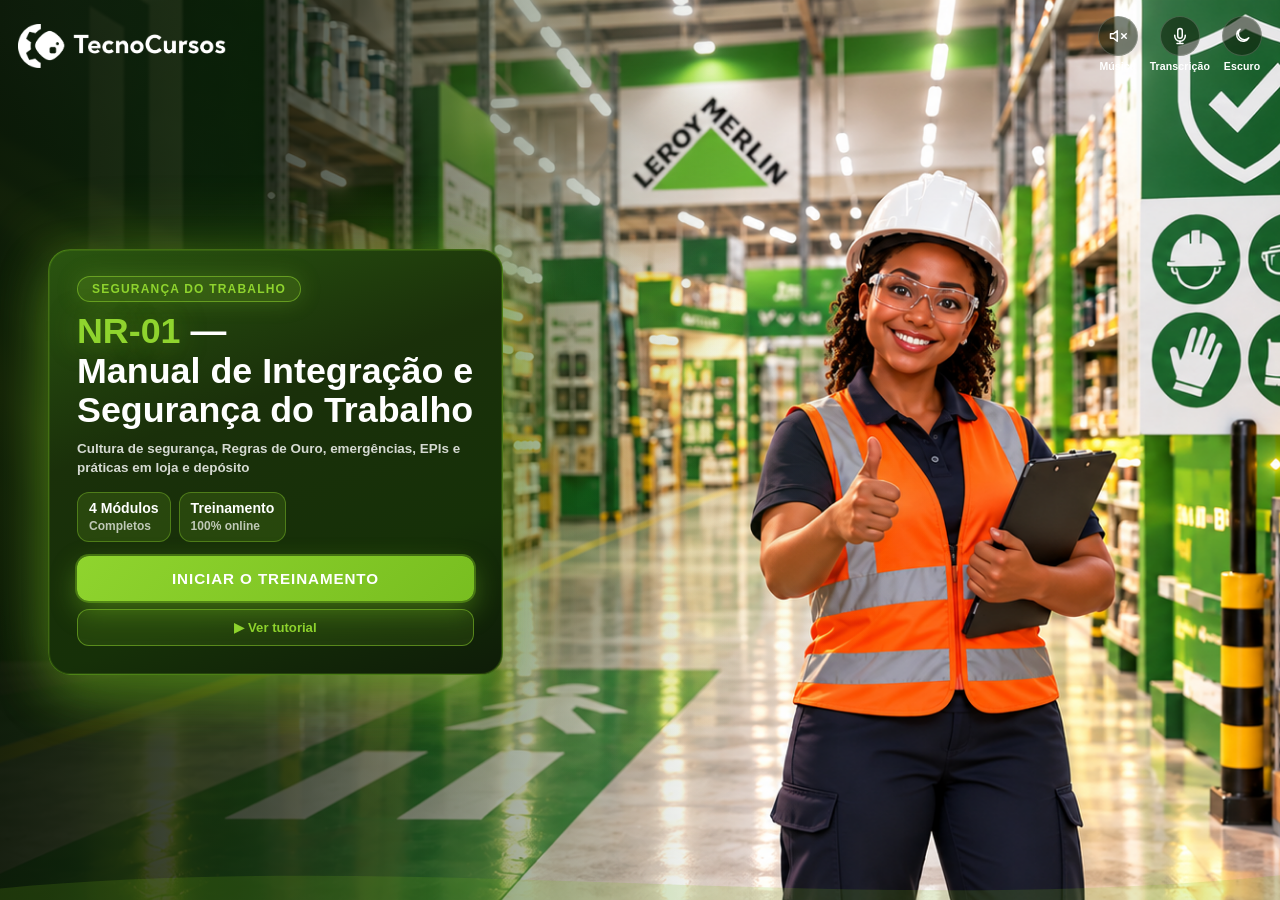
<file: index.html>
<!DOCTYPE html>
<html lang="pt-BR">
<head>
  <meta charset="UTF-8">
  <meta http-equiv="refresh" content="0; url=sessao-aprender.html?v=nr01-1">
  <link rel="canonical" href="sessao-aprender.html?v=nr01-1">
  <title>NR-01 — Manual de Integração e Segurança do Trabalho</title>
</head>
<body>
  <p style="font-family:Montserrat,sans-serif;padding:24px">
    Abrindo a sessão…
    <a href="sessao-aprender.html?v=nr01-1">Clique aqui se não abrir</a>
  </p>
</body>
</html>
</file>
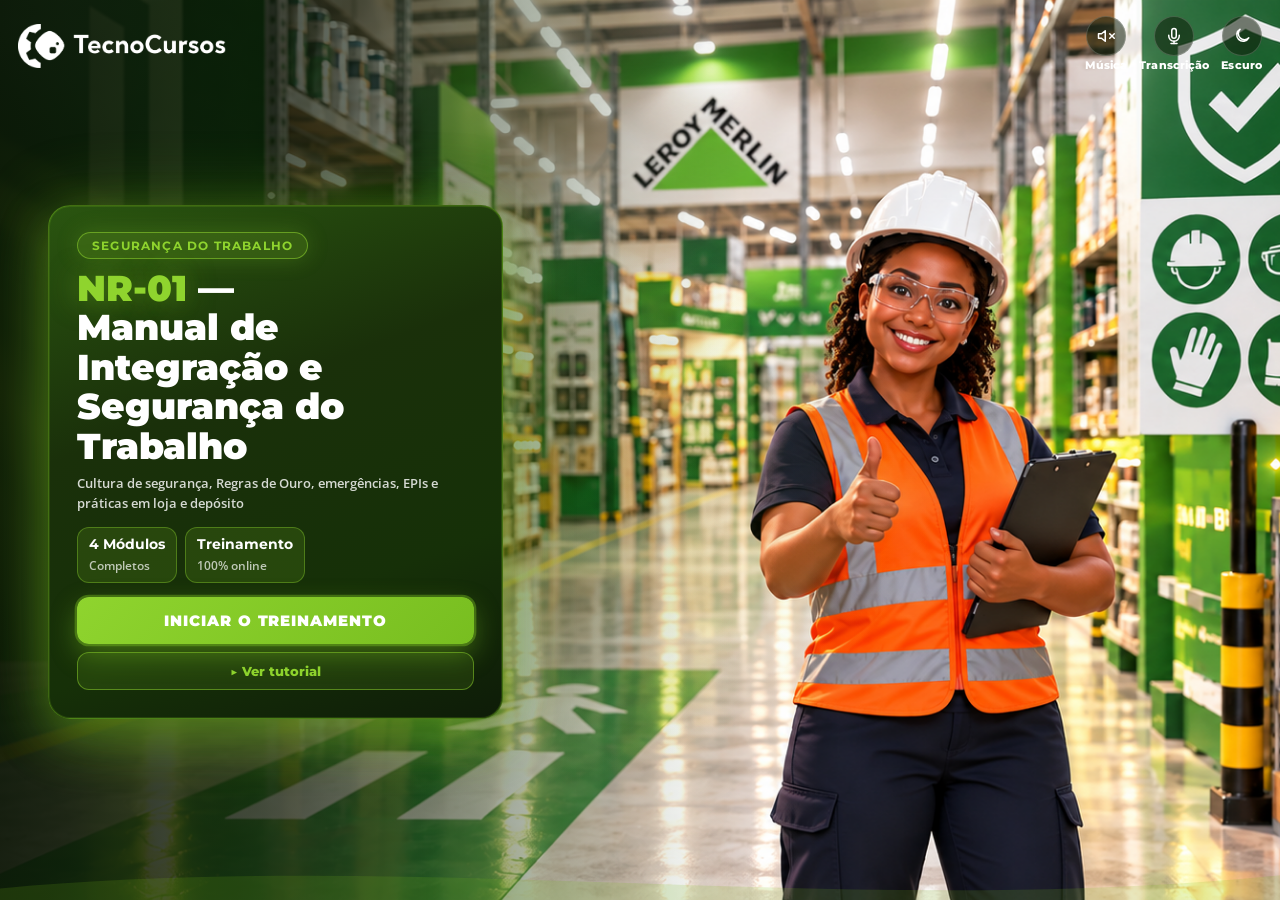
<file: abrir-sessao-aprender.html>
<!DOCTYPE html>
<html lang="pt-BR">
<head>
  <meta charset="UTF-8">
  <meta http-equiv="refresh" content="0; url=sessao-aprender.html">
  <title>NR-01 — Manual de Integração e Segurança do Trabalho</title>
</head>
<body>
  <p style="font-family:sans-serif;padding:24px">
    Abrindo a sessão…
    <a href="sessao-aprender.html">Clique aqui se não abrir</a>
  </p>
</body>
</html>
</file>
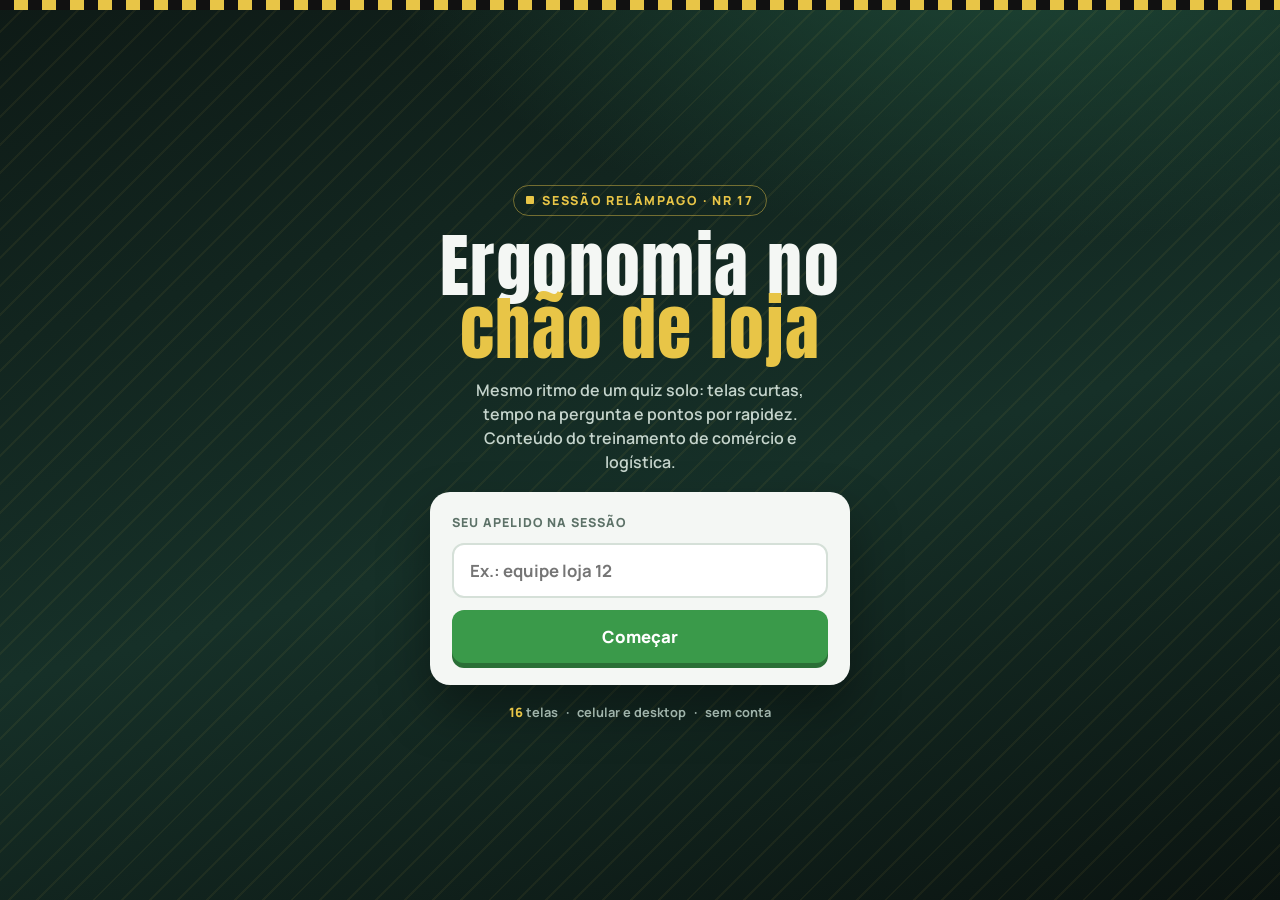
<file: quiz-nr17-nano.html>
<!DOCTYPE html>
<html lang="pt-BR">
<head>
<meta charset="UTF-8">
<meta name="viewport" content="width=device-width, initial-scale=1, viewport-fit=cover">
<title>NR 17 — Sessão relâmpago · Ergonomia</title>
<link rel="preconnect" href="https://fonts.googleapis.com">
<link rel="preconnect" href="https://fonts.gstatic.com" crossorigin>
<link href="https://fonts.googleapis.com/css2?family=Anton&family=Manrope:wght@500;600;700;800&display=swap" rel="stylesheet">
<style>
  :root{
    --floor:#0e1a16;
    --floor-2:#163028;
    --ink:#102018;
    --paper:#f4f7f4;
    --mute:#5d7268;
    --tape:#e8c547;
    --tape-dk:#c9a21a;
    --go:#3a9a4a;
    --go-dk:#2a6f36;
    --stop:#c23b3b;
    --a:#1b6b4a;
    --b:#c45c26;
    --c:#2c5f7c;
    --d:#9a6b12;
    --safe: env(safe-area-inset-bottom, 0px);
    --safe-t: env(safe-area-inset-top, 0px);
  }
  *{box-sizing:border-box;}
  html,body{height:100%;margin:0;}
  body{
    min-height:100dvh;
    font-family:Manrope,system-ui,sans-serif;
    background:
      repeating-linear-gradient(-45deg, transparent, transparent 18px, rgba(232,197,71,.06) 18px, rgba(232,197,71,.06) 20px),
      radial-gradient(1200px 600px at 80% -10%, #1f4a38, transparent 55%),
      linear-gradient(165deg, var(--floor), var(--floor-2) 55%, #0b1411);
    color:var(--paper);
    overflow:hidden;
  }
  #app{
    height:100dvh;
    display:flex;
    flex-direction:column;
    padding-top:var(--safe-t);
  }
  .screen{display:none;flex:1;min-height:0;flex-direction:column;}
  .screen.on{display:flex;}

  .hazard{
    height:10px;flex:0 0 auto;
    background:repeating-linear-gradient(90deg,#111 0 14px,var(--tape) 14px 28px);
  }
  .hazard .fill{
    height:100%;width:0;
    background:rgba(255,255,255,.45);
    mix-blend-mode:overlay;
    transition:width .2s linear;
  }

  h1,h2,.anton{font-family:Anton,sans-serif;font-weight:400;letter-spacing:.02em;margin:0;}

  /* Lobby */
  #lobby{
    align-items:center;justify-content:center;text-align:center;
    padding:24px 20px calc(28px + var(--safe));
    gap:18px;
  }
  .badge{
    display:inline-flex;align-items:center;gap:8px;
    border:1px solid rgba(232,197,71,.45);
    color:var(--tape);font-weight:800;font-size:.78rem;
    letter-spacing:.14em;text-transform:uppercase;
    padding:6px 12px;border-radius:999px;
  }
  .badge i{width:8px;height:8px;border-radius:1px;background:var(--tape);}
  #lobby h1{font-size:clamp(2.4rem,8vw,4.4rem);line-height:.9;max-width:16ch;}
  #lobby h1 span{color:var(--tape);}
  #lobby p{margin:0;max-width:38ch;color:#c5d4cc;line-height:1.5;font-weight:600;}
  .card{
    width:min(420px,100%);
    background:var(--paper);color:var(--ink);
    border-radius:20px;padding:22px;
    box-shadow:0 24px 50px rgba(0,0,0,.35);
    text-align:left;display:flex;flex-direction:column;gap:12px;
  }
  .card label{font-size:.78rem;font-weight:800;letter-spacing:.08em;text-transform:uppercase;color:var(--mute);}
  .card input{
    width:100%;border:2px solid #d5e0d8;border-radius:12px;
    padding:14px 16px;font:700 1.05rem Manrope,sans-serif;color:var(--ink);
    outline:none;
  }
  .card input:focus{border-color:var(--a);}
  .go{
    border:0;cursor:pointer;width:100%;
    background:var(--go);color:#fff;
    font:800 1.05rem Manrope,sans-serif;
    padding:15px 18px;border-radius:12px;
    box-shadow:0 5px 0 var(--go-dk);
  }
  .go:active{transform:translateY(3px);box-shadow:0 2px 0 var(--go-dk);}
  .meta{display:flex;gap:8px;flex-wrap:wrap;justify-content:center;color:#9fb3aa;font-size:.8rem;font-weight:700;}
  .meta b{color:var(--tape);font-weight:800;}

  /* Countdown */
  #count{align-items:center;justify-content:center;gap:8px;}
  #count .n{
    font-family:Anton,sans-serif;font-size:clamp(6rem,28vw,11rem);
    color:var(--tape);line-height:.85;
    text-shadow:0 10px 40px rgba(0,0,0,.4);
    animation:pop .45s ease;
  }
  @keyframes pop{from{transform:scale(.4);opacity:0;}60%{transform:scale(1.12);}to{transform:scale(1);}}
  #count small{letter-spacing:.2em;text-transform:uppercase;font-weight:800;opacity:.7;}

  /* Play chrome */
  .top{
    display:flex;align-items:center;justify-content:space-between;gap:10px;
    padding:10px 16px 4px;
  }
  .brand{display:flex;align-items:center;gap:8px;font-weight:800;font-size:.92rem;}
  .brand .mark{
    width:22px;height:22px;border-radius:4px;
    background:conic-gradient(from 45deg,var(--tape) 0 25%,#111 0 50%,var(--tape) 0 75%,#111 0);
  }
  .chip{
    background:rgba(255,255,255,.1);border:1px solid rgba(255,255,255,.18);
    padding:6px 12px;border-radius:999px;font-weight:800;font-size:.8rem;
  }
  .stage{
    flex:1;min-height:0;display:flex;flex-direction:column;
    width:min(980px,100%);margin:0 auto;padding:8px 16px 16px;
  }

  .qbox{
    background:var(--paper);color:var(--ink);
    border-radius:18px;padding:22px 22px 20px;
    box-shadow:0 18px 40px rgba(0,0,0,.28);
    flex:0 0 auto;
  }
  .qbox .kicker{
    font-size:.72rem;font-weight:800;letter-spacing:.14em;text-transform:uppercase;color:var(--mute);
    margin-bottom:8px;
  }
  .qbox h2{font-size:clamp(1.35rem,3.4vw,2.15rem);line-height:1.12;margin:0;}
  .qbox p{margin:10px 0 0;color:#3c5248;font-weight:600;line-height:1.5;}
  .qbox .bul{margin:12px 0 0;padding:0;list-style:none;display:grid;gap:8px;}
  .qbox .bul li{
    background:#eef3ef;border-radius:10px;padding:10px 12px;
    font-weight:700;font-size:.95rem;
  }

  .answers{
    margin-top:14px;flex:1;min-height:0;
    display:grid;grid-template-columns:1fr 1fr;gap:12px;
    align-content:stretch;
  }
  .ans{
    border:0;cursor:pointer;color:#fff;text-align:left;
    border-radius:16px;padding:16px 16px 16px 14px;
    font:800 1.02rem/1.25 Manrope,sans-serif;
    display:flex;align-items:center;gap:12px;
    min-height:88px;
    box-shadow:inset 0 -6px 0 rgba(0,0,0,.18);
    transition:transform .12s ease, filter .12s ease, opacity .2s ease;
  }
  .ans:active{transform:translateY(3px);box-shadow:inset 0 -3px 0 rgba(0,0,0,.18);}
  .ans .tag{
    flex:0 0 auto;width:36px;height:36px;border-radius:10px;
    background:rgba(0,0,0,.18);display:grid;place-items:center;
    font-family:Anton,sans-serif;font-size:1.15rem;
  }
  .ans[data-c="0"]{background:var(--a);}
  .ans[data-c="1"]{background:var(--b);}
  .ans[data-c="2"]{background:var(--c);}
  .ans[data-c="3"]{background:var(--d);}
  .ans.dim{opacity:.28;filter:grayscale(.4);}
  .ans.ok{outline:4px solid #fff;box-shadow:0 0 0 6px rgba(58,154,74,.55);}
  .ans.bad{outline:4px solid rgba(0,0,0,.35);}

  .tf .answers{grid-template-columns:1fr 1fr;}
  .tf .ans{min-height:110px;justify-content:center;font-size:1.2rem;}

  .scale{
    margin-top:18px;display:flex;gap:8px;justify-content:space-between;
  }
  .scale button{
    flex:1;aspect-ratio:1;max-height:72px;
    border:0;border-radius:14px;cursor:pointer;
    background:rgba(255,255,255,.12);color:#fff;
    font:800 1.2rem Manrope,sans-serif;
  }
  .scale button:hover{background:rgba(232,197,71,.35);}
  .scale-labels{display:flex;justify-content:space-between;margin-top:8px;color:#c5d4cc;font-size:.75rem;font-weight:700;}

  .cloud{
    margin-top:16px;display:flex;flex-direction:column;gap:10px;
  }
  .cloud input{
    width:100%;border:0;border-radius:14px;padding:16px 18px;
    font:700 1.05rem Manrope,sans-serif;outline:none;
  }
  .pills{display:flex;flex-wrap:wrap;gap:8px;min-height:28px;}
  .pills span{
    background:rgba(232,197,71,.18);color:var(--tape);
    border:1px solid rgba(232,197,71,.4);
    padding:6px 12px;border-radius:999px;font-weight:800;font-size:.85rem;
  }

  .nextbar{
    margin-top:14px;display:flex;justify-content:flex-end;
  }
  .next{
    border:0;cursor:pointer;
    background:var(--tape);color:#111;
    font:800 1rem Manrope,sans-serif;
    padding:14px 22px;border-radius:12px;
  }

  /* Reveal overlay */
  #reveal{
    position:absolute;inset:auto 0 0 0;
    padding:18px 16px calc(18px + var(--safe));
    display:none;align-items:center;justify-content:center;gap:14px;
    background:rgba(14,26,22,.92);backdrop-filter:blur(8px);
  }
  #reveal.show{display:flex;}
  #reveal .face{
    width:64px;height:64px;border-radius:18px;
    display:grid;place-items:center;font-size:2rem;background:#fff;
  }
  #reveal h3{margin:0;font-size:1.6rem;}
  #reveal p{margin:2px 0 0;color:#c5d4cc;font-weight:700;}

  /* End */
  #end{align-items:center;justify-content:center;padding:24px 16px calc(24px + var(--safe));text-align:center;gap:16px;}
  .podium{
    width:min(420px,100%);background:var(--paper);color:var(--ink);
    border-radius:22px;padding:28px 22px;box-shadow:0 24px 50px rgba(0,0,0,.35);
  }
  .podium .score{font-family:Anton,sans-serif;font-size:4rem;color:var(--a);line-height:1;}
  .podium h2{font-size:1.8rem;margin:6px 0 4px;}
  .stats{display:flex;justify-content:center;gap:18px;margin-top:12px;font-weight:800;color:var(--mute);}

  @media (max-width:720px){
    .answers{grid-template-columns:1fr;gap:10px;}
    .ans{min-height:68px;padding:12px 14px;}
    .tf .answers{grid-template-columns:1fr 1fr;}
    .qbox{padding:18px 16px;}
    .stage{padding:6px 12px 12px;}
  }
  @media (min-width:721px){
    .answers{min-height:220px;}
    .ans{font-size:1.08rem;}
  }
  @media (prefers-reduced-motion:reduce){
    *{animation:none!important;transition:none!important;}
  }
</style>
</head>
<body>
<div id="app">
  <div class="hazard" aria-hidden="true"><div class="fill" id="bar"></div></div>

  <section class="screen on" id="lobby">
    <div class="badge"><i></i> Sessão relâmpago · NR 17</div>
    <h1>Ergonomia no <span>chão de loja</span></h1>
    <p>Mesmo ritmo de um quiz solo: telas curtas, tempo na pergunta e pontos por rapidez. Conteúdo do treinamento de comércio e logística.</p>
    <form class="card" onsubmit="start(event)">
      <label for="nick">Seu apelido na sessão</label>
      <input id="nick" maxlength="18" autocomplete="nickname" placeholder="Ex.: equipe loja 12" />
      <button class="go" type="submit">Começar</button>
    </form>
    <div class="meta"><span><b id="nTelas">—</b> telas</span><span>·</span><span>celular e desktop</span><span>·</span><span>sem conta</span></div>
  </section>

  <section class="screen" id="count">
    <div class="n" id="cd">3</div>
    <small>Prepare a postura</small>
  </section>

  <section class="screen" id="play" style="position:relative;">
    <div class="top">
      <div class="brand"><span class="mark"></span> NR 17</div>
      <div class="chip" id="pos">1 / 12</div>
      <div class="chip" id="pts">0 pts</div>
    </div>
    <div class="stage" id="stage"></div>
    <div id="reveal">
      <div class="face" id="rface">✓</div>
      <div>
        <h3 class="anton" id="rtitle">Correto</h3>
        <p id="rsub">+0</p>
      </div>
    </div>
  </section>

  <section class="screen" id="end">
    <div class="podium">
      <div class="score" id="endScore">0</div>
      <h2 id="endTitle">Sessão concluída</h2>
      <p id="endSub" style="margin:0;color:#3c5248;font-weight:700;"></p>
      <div class="stats">
        <span id="endHits"></span>
        <span id="endStreak"></span>
      </div>
    </div>
    <button class="go" style="width:min(420px,100%)" type="button" onclick="location.reload()">Jogar de novo</button>
  </section>
</div>

<script>
const STEPS = [
  { type:"content", kicker:"Abertura", title:"NR 17 cuida de quem faz o trabalho", body:"Ergonomia vem do grego ergon (trabalho) e nomos (regra). A norma pede que o posto, a carga e o ritmo se adaptem à pessoa — não o contrário." },
  { type:"scale", kicker:"Termômetro", title:"Hoje, o quanto sua postura no turno te preocupa?", low:"Pouco", high:"Muito" },
  { type:"quiz", kicker:"Fundamentos", time:15, q:"A NR 17 trata principalmente de:", opts:["Segurança em máquinas","Ergonomia","Combate a incêndio","Trabalho em altura"], a:1 },
  { type:"content", kicker:"Três frentes", title:"Física, organizacional e cognitiva", bullets:["Física: postura, carga, repetição.","Organizacional: pausas, ritmo, rodízio.","Cognitiva: atenção, decisão, informação no posto."] },
  { type:"quiz", kicker:"Fundamentos", time:12, q:"Qual opção NÃO é uma das três áreas da ergonomia?", opts:["Física","Organizacional","Cognitiva","Financeira"], a:3 },
  { type:"cloud", kicker:"Chão de loja", title:"Qual movimento do seu turno mais cansa o corpo?", hint:"Uma palavra: paleteira, prateleira, caixa…" },
  { type:"content", kicker:"Carga", title:"Três números para memorizar", bullets:["Pega no máximo a 60 cm do corpo.","Acima de 25 kg: duas pessoas ou equipamento.","Pausa na movimentação a cada 2 horas."] },
  { type:"quiz", kicker:"Cargas", time:15, q:"Qual postura reduz a sobrecarga na coluna ao levantar do chão?", opts:["Curvar só a coluna","Flexionar os joelhos e manter a coluna reta","Girar o tronco enquanto levanta","Levantar com um braço só"], a:1 },
  { type:"quiz", kicker:"Cargas", time:12, q:"Uma caixa de 30 kg vai do estoque ao checkout. Liberar transporte sozinho?", opts:["Sim, sem problema","Não: acima de 25 kg pede ajuda ou equipamento","Só se for rápido","Sim, com luvas basta"], a:1 },
  { type:"tf", kicker:"Postura", time:12, q:"Uma postura mantida por mais de 4 segundos já é considerada postura estática.", a:true },
  { type:"tf", kicker:"Postura", time:12, q:"Agachar ou ajoelhar por longo tempo não é problema se a pessoa se sentir confortável.", a:false },
  { type:"quiz", kicker:"Administrativo", time:12, q:"Como o monitor deve ficar em relação à janela?", opts:["De frente para a janela","De costas para a janela","Paralelo à janela lateral","Tanto faz"], a:2 },
  { type:"quiz", kicker:"Pausas visuais", time:10, q:"Nas pausas visuais, para onde olhar?", opts:["Para o celular","Para um ponto a mais de 6 metros","Para o teto","Para a própria tela"], a:1 },
  { type:"quiz", kicker:"Conforto térmico", time:10, q:"Faixa de temperatura de conforto no posto administrativo:", opts:["10°C a 15°C","18°C a 25°C","26°C a 30°C","Não há faixa"], a:1 },
  { type:"quiz", kicker:"Ginástica laboral", time:12, q:"Qual exercício alonga principalmente o pescoço?", opts:["Cotovelo atrás da cabeça","Entrelaçar os dedos e ondular","Movimento de “sim” e “não” com a cabeça","Braços atrás do corpo"], a:2 },
  { type:"content", kicker:"Fechamento", title:"Pequeno ajuste, menos afastamento", body:"Cuidar da coluna, das pausas e do posto hoje evita LER/DORT amanhã. Aplique no próximo turno: joelhos, carga perto do corpo, variação de postura." }
];

document.getElementById("nTelas").textContent = STEPS.length;

const MAX = 1000, MIN = 400;
let i = 0, score = 0, hits = 0, streak = 0, best = 0, nick = "Equipe";
let tLeft = 0, tTot = 10, ticking = null, locked = false, quizCount = 0;

const $ = id => document.getElementById(id);
function show(id){
  document.querySelectorAll(".screen").forEach(s => s.classList.remove("on"));
  $(id).classList.add("on");
}

function start(e){
  e.preventDefault();
  nick = $("nick").value.trim() || "Equipe";
  i = 0; score = 0; hits = 0; streak = 0; best = 0;
  quizCount = STEPS.filter(s => s.type === "quiz" || s.type === "tf").length;
  runCount();
}

function runCount(){
  show("count");
  let n = 3;
  $("cd").textContent = n;
  const id = setInterval(() => {
    n--;
    if(n <= 0){ clearInterval(id); render(); return; }
    $("cd").textContent = n;
    $("cd").style.animation = "none";
    void $("cd").offsetWidth;
    $("cd").style.animation = "pop .45s ease";
  }, 650);
}

function stopTimer(){ if(ticking){ clearInterval(ticking); ticking = null; } }

function render(){
  stopTimer();
  locked = false;
  $("reveal").classList.remove("show");
  if(i >= STEPS.length){ finish(); return; }
  show("play");
  $("pos").textContent = `${i+1} / ${STEPS.length}`;
  $("pts").textContent = `${score} pts`;
  $("bar").style.width = `${(i / STEPS.length) * 100}%`;
  const s = STEPS[i];
  const stage = $("stage");
  stage.className = "stage" + (s.type === "tf" ? " tf" : "");
  if(s.type === "content") stage.innerHTML = contentHTML(s);
  else if(s.type === "quiz") stage.innerHTML = quizHTML(s);
  else if(s.type === "tf") stage.innerHTML = tfHTML(s);
  else if(s.type === "scale") stage.innerHTML = scaleHTML(s);
  else if(s.type === "cloud") stage.innerHTML = cloudHTML(s);

  if(s.type === "quiz" || s.type === "tf") startClock(s.time || 12);
  else $("bar").style.width = `${((i+.4) / STEPS.length) * 100}%`;

  bind(s);
}

function contentHTML(s){
  const bullets = s.bullets ? `<ul class="bul">${s.bullets.map(b=>`<li>${b}</li>`).join("")}</ul>` : "";
  const body = s.body ? `<p>${s.body}</p>` : "";
  return `<div class="qbox"><div class="kicker">${s.kicker}</div><h2>${s.title}</h2>${body}${bullets}</div>
    <div class="nextbar"><button class="next" type="button" id="btnNext">Continuar</button></div>`;
}
function quizHTML(s){
  return `<div class="qbox"><div class="kicker">${s.kicker} · ${s.time}s</div><h2>${s.q}</h2></div>
    <div class="answers" id="opts">${s.opts.map((o,n)=>`
      <button class="ans" data-c="${n}" data-i="${n}" type="button"><span class="tag">${n+1}</span><span>${o}</span></button>
    `).join("")}</div>`;
}
function tfHTML(s){
  return `<div class="qbox"><div class="kicker">${s.kicker} · ${s.time}s</div><h2>${s.q}</h2></div>
    <div class="answers">
      <button class="ans" data-c="0" data-v="true" type="button"><span class="tag">V</span><span>Verdadeiro</span></button>
      <button class="ans" data-c="1" data-v="false" type="button"><span class="tag">F</span><span>Falso</span></button>
    </div>`;
}
function scaleHTML(s){
  return `<div class="qbox"><div class="kicker">${s.kicker}</div><h2>${s.title}</h2></div>
    <div class="scale" id="scale">${[1,2,3,4,5].map(n=>`<button type="button" data-n="${n}">${n}</button>`).join("")}</div>
    <div class="scale-labels"><span>${s.low}</span><span>${s.high}</span></div>`;
}
function cloudHTML(s){
  return `<div class="qbox"><div class="kicker">${s.kicker}</div><h2>${s.title}</h2><p>${s.hint}</p></div>
    <form class="cloud" id="cloudForm">
      <input id="word" maxlength="24" placeholder="Digite e envie" />
      <button class="go" type="submit">Enviar palavra</button>
      <div class="pills" id="pills"></div>
    </form>`;
}

function bind(s){
  if(s.type === "content") $("btnNext").onclick = next;
  if(s.type === "quiz"){
    $("opts").querySelectorAll(".ans").forEach(b => b.onclick = () => gradeQuiz(+b.dataset.i, s));
  }
  if(s.type === "tf"){
    document.querySelectorAll("#stage .ans").forEach(b => b.onclick = () => gradeTF(b.dataset.v === "true", s, b));
  }
  if(s.type === "scale"){
    $("scale").querySelectorAll("button").forEach(b => b.onclick = next);
  }
  if(s.type === "cloud"){
    $("cloudForm").onsubmit = ev => {
      ev.preventDefault();
      const w = $("word").value.trim();
      if(!w) return;
      const span = document.createElement("span");
      span.textContent = w;
      $("pills").appendChild(span);
      $("word").value = "";
      setTimeout(next, 700);
    };
  }
}

function startClock(sec){
  tTot = sec; tLeft = sec;
  stopTimer();
  ticking = setInterval(() => {
    tLeft -= 0.1;
    $("bar").style.width = `${Math.max(0, tLeft / tTot) * 100}%`;
    if(tLeft <= 0){
      stopTimer();
      if(STEPS[i].type === "quiz") gradeQuiz(-1, STEPS[i]);
      else gradeTF(null, STEPS[i], null);
    }
  }, 100);
}

function points(){
  const ratio = Math.max(0, tLeft / tTot);
  return Math.round(MIN + (MAX - MIN) * ratio);
}

function gradeQuiz(choice, s){
  if(locked) return;
  locked = true;
  stopTimer();
  const ok = choice === s.a;
  document.querySelectorAll("#stage .ans").forEach(b => {
    const n = +b.dataset.i;
    if(n === s.a) b.classList.add("ok");
    else b.classList.add("dim");
    if(n === choice && !ok) b.classList.add("bad");
  });
  apply(ok);
}

function gradeTF(val, s, btn){
  if(locked) return;
  locked = true;
  stopTimer();
  const ok = val === s.a;
  document.querySelectorAll("#stage .ans").forEach(b => {
    const v = b.dataset.v === "true";
    if(v === s.a) b.classList.add("ok");
    else b.classList.add("dim");
    if(btn && b === btn && !ok) b.classList.add("bad");
  });
  apply(ok);
}

function apply(ok){
  let gained = 0;
  if(ok){
    gained = points();
    score += gained; hits++; streak++; best = Math.max(best, streak);
  } else streak = 0;
  $("pts").textContent = `${score} pts`;
  $("rface").textContent = ok ? "✓" : "✕";
  $("rface").style.background = ok ? "#d9f2de" : "#f8d4d4";
  $("rtitle").textContent = ok ? "Correto" : (tLeft <= 0 ? "Tempo esgotado" : "Incorreto");
  $("rsub").textContent = ok ? `+${gained} · sequência ${streak}` : "A alternativa certa ficou destacada";
  $("reveal").classList.add("show");
  setTimeout(next, 1600);
}

function next(){
  i++;
  render();
}

function finish(){
  show("end");
  $("endScore").textContent = score;
  $("endTitle").textContent = hits >= Math.ceil(quizCount * .7) ? `Boa, ${nick}` : `Revise e tente de novo, ${nick}`;
  $("endSub").textContent = `${hits} de ${quizCount} questões objetivas`;
  $("endHits").textContent = `${hits} acertos`;
  $("endStreak").textContent = `melhor sequência ${best}`;
}
</script>
</body>
</html>
</file>
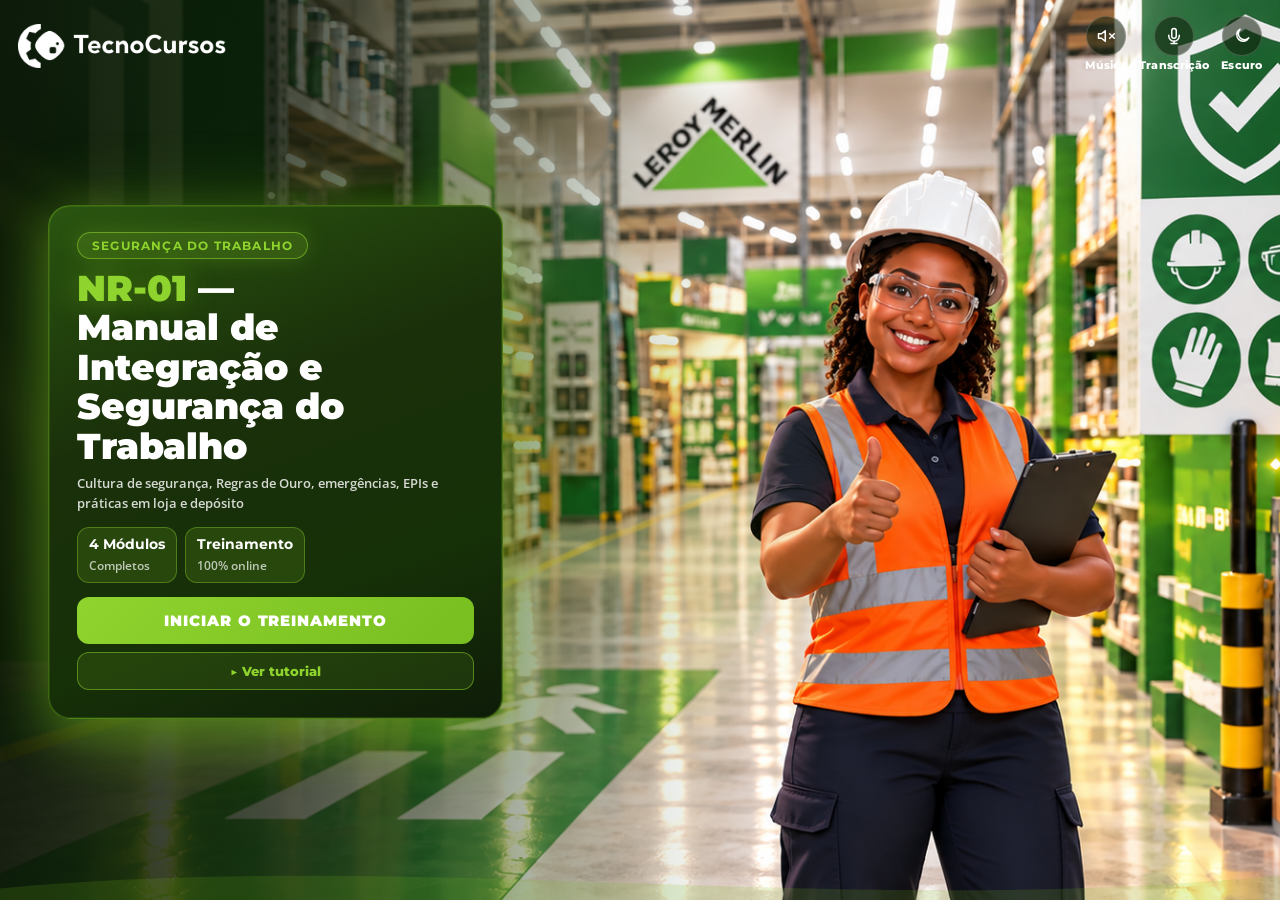
<file: sessao-aprender.html>
<!DOCTYPE html>
<html lang="pt-BR">
<head>
  <meta charset="UTF-8">
  <meta name="viewport" content="width=device-width, initial-scale=1, viewport-fit=cover">
  <meta name="referrer" content="no-referrer">
  <title>NR-01 — Manual de Integração e Segurança do Trabalho</title>
  <link href="https://fonts.googleapis.com/css2?family=Montserrat:wght@400;600;700;800;900&family=Open+Sans:wght@400;600;700&display=swap" rel="stylesheet">
  <link rel="stylesheet" href="question-screen.css?v=leroy-green33">
  <style>
    html, body { margin: 0; height: 100%; overflow: hidden; }
  </style>
  <script>
    (function () {
      try { if (localStorage.getItem('nr01-dark') === '1') document.documentElement.classList.add('qs-dark'); }
      catch (e) {}
    })();
  </script>
</head>
<body>
  <div class="qs-app" id="app">
    <!-- Capa (igual à referência) -->
    <section class="qs-home" id="home" aria-label="Abertura do treinamento">
      <div class="qs-home-photo" aria-hidden="true">
        <img class="qs-home-photo-img" id="homePhotoImg" src="assets/fotos/capa.png" alt="">
        <div class="qs-home-veil"></div>
      </div>
      <div class="qs-home-inner">
        <div class="qs-home-card">
          <div class="qs-home-tag">SEGURANÇA DO TRABALHO</div>
          <h1><em>NR-01</em> —<br>Manual de Integração e Segurança do Trabalho</h1>
          <p>Cultura de segurança, Regras de Ouro, emergências, EPIs e práticas em loja e depósito</p>
          <div class="qs-home-badges">
            <div class="qs-home-badge">
              <div>
                <strong>4 Módulos</strong>
                <span>Completos</span>
              </div>
            </div>
            <div class="qs-home-badge">
              <div>
                <strong>Treinamento</strong>
                <span>100% online</span>
              </div>
            </div>
          </div>
          <div class="qs-home-actions">
            <button type="button" class="qs-home-start" id="btnStartHome">
              <span>INICIAR O TREINAMENTO</span>
            </button>
            <button type="button" class="qs-home-tutorial" id="btnTutorialHome">
              <span>▶ Ver tutorial</span>
            </button>
          </div>
        </div>
      </div>
      <div class="qs-home-logo">
        <img src="assets/fotos/LOGO.png" alt="TecnoCursos">
      </div>
      <div class="qs-wave" aria-hidden="true">
        <svg viewBox="0 0 1440 100" preserveAspectRatio="none">
          <path d="M0,55 C480,10 960,90 1440,40 L1440,100 L0,100 Z" fill="rgba(120, 190, 32, 0.18)" />
        </svg>
      </div>
    </section>

    <header class="qs-top" id="topBar" hidden>
      <div class="qs-brand">
        <img src="assets/fotos/LOGO.png" alt="TecnoCursos">
      </div>
      <div class="qs-progress" id="progress" aria-label="Progresso"></div>
      <div class="qs-top-meta">
        <span class="qs-page-chip" id="pageChip" hidden>0/0</span>
        <button type="button" id="btnMode" class="qs-sim-btn" title="Modo simulação" hidden aria-pressed="false">
          <span class="qs-label" id="simLabel">Simulação: OFF</span>
        </button>
      </div>
      <div class="qs-tools">
        <button type="button" id="btnMusic" class="qs-tool-btn" title="Música" aria-pressed="false">
          <span class="qs-tool-disc">
            <svg class="qs-tool-ico ico-off" viewBox="0 0 24 24" fill="none" stroke="currentColor" stroke-width="2" stroke-linecap="round" stroke-linejoin="round" aria-hidden="true">
              <polygon points="11 5 6 9 2 9 2 15 6 15 11 19 11 5"/><line x1="23" y1="9" x2="17" y2="15"/><line x1="17" y1="9" x2="23" y2="15"/>
            </svg>
            <svg class="qs-tool-ico ico-on" viewBox="0 0 24 24" fill="none" stroke="currentColor" stroke-width="2" stroke-linecap="round" stroke-linejoin="round" aria-hidden="true">
              <polygon points="11 5 6 9 2 9 2 15 6 15 11 19 11 5"/><path d="M15.54 8.46a5 5 0 0 1 0 7.07"/><path d="M19.07 4.93a10 10 0 0 1 0 14.14"/>
            </svg>
          </span>
          <span class="qs-tool-label">Música</span>
        </button>
        <button type="button" id="btnTranscript" class="qs-tool-btn" title="Transcrição">
          <span class="qs-tool-disc">
            <svg class="qs-tool-ico" viewBox="0 0 24 24" fill="none" stroke="currentColor" stroke-width="2" stroke-linecap="round" stroke-linejoin="round" aria-hidden="true">
              <path d="M12 2a3 3 0 0 0-3 3v7a3 3 0 0 0 6 0V5a3 3 0 0 0-3-3z"/><path d="M19 11v1a7 7 0 0 1-14 0v-1"/><line x1="12" y1="19" x2="12" y2="22"/><line x1="8" y1="22" x2="16" y2="22"/>
            </svg>
          </span>
          <span class="qs-tool-label">Transcrição</span>
        </button>
        <button type="button" id="btnDark" class="qs-tool-btn" title="Modo escuro" aria-pressed="false">
          <span class="qs-tool-disc">
            <svg class="qs-tool-ico ico-off" viewBox="0 0 24 24" fill="none" stroke="currentColor" stroke-width="2" stroke-linecap="round" stroke-linejoin="round" aria-hidden="true">
              <path d="M21 14.5A8.5 8.5 0 1 1 9.5 3 7 7 0 0 0 21 14.5z"/>
            </svg>
            <svg class="qs-tool-ico ico-on" viewBox="0 0 24 24" fill="none" stroke="currentColor" stroke-width="2" stroke-linecap="round" stroke-linejoin="round" aria-hidden="true">
              <circle cx="12" cy="12" r="4"/><line x1="12" y1="2" x2="12" y2="5"/><line x1="12" y1="19" x2="12" y2="22"/><line x1="2" y1="12" x2="5" y2="12"/><line x1="19" y1="12" x2="22" y2="12"/>
            </svg>
          </span>
          <span class="qs-tool-label">Escuro</span>
        </button>
      </div>
    </header>

    <main class="qs-stage" id="stage" hidden>
      <button class="qs-nav" id="btnBack" aria-label="Anterior" disabled>
        <svg viewBox="0 0 24 24" fill="none" stroke="currentColor" stroke-width="2.4" stroke-linecap="round" stroke-linejoin="round"><polyline points="15 18 9 12 15 6"/></svg>
      </button>
      <div class="qs-col">
        <div class="qs-pts" id="ptsChip" hidden><span class="qs-pts-val">0 pts</span></div>
        <div class="qs-shell" id="shell"></div>
        <button type="button" class="qs-more" id="btnMore" hidden aria-label="Ver o conteúdo abaixo">
          <svg viewBox="0 0 24 24" fill="none" stroke="currentColor" stroke-width="2.6" stroke-linecap="round" stroke-linejoin="round" aria-hidden="true"><polyline points="6 9 12 15 18 9"/></svg>
        </button>
      </div>
      <button class="qs-nav" id="btnFwd" aria-label="Próximo" disabled>
        <svg viewBox="0 0 24 24" fill="none" stroke="currentColor" stroke-width="2.4" stroke-linecap="round" stroke-linejoin="round"><polyline points="9 18 15 12 9 6"/></svg>
      </button>
    </main>

    <div class="qs-wave qs-wave-session" id="sessionWave" aria-hidden="true" hidden>
      <svg viewBox="0 0 1440 100" preserveAspectRatio="none">
        <path d="M0,55 C480,10 960,90 1440,40 L1440,100 L0,100 Z" fill="rgba(120, 190, 32, 0.18)" />
      </svg>
    </div>
  </div>

  <!-- Modal Tutorial -->
  <div class="qs-tut-overlay" id="tutorialModal" hidden>
    <div class="qs-tut-card" role="dialog" aria-modal="true" aria-labelledby="tutTitle">
      <div class="qs-tut-accent" aria-hidden="true"></div>
      <button type="button" class="qs-tut-x" id="btnTutorialX" aria-label="Fechar tutorial">×</button>
      <div class="qs-tut-badge">▶ TUTORIAL</div>
      <h2 id="tutTitle">Antes de começar — <span>Orientações iniciais</span></h2>
      <p>Assista ao vídeo para entender como navegar pelos módulos, responder às atividades e usar as ferramentas.</p>
      <div class="qs-tut-video">
        <iframe id="tutIframe" src="https://player-vz-d35edf2a-8e7.tv.pandavideo.com.br/embed/?v=58c2b207-5c32-4336-acba-6df97de39825&saveProgress=false" title="Tutorial do treinamento" allow="accelerometer;gyroscope;autoplay;encrypted-media;picture-in-picture" allowfullscreen fetchpriority="high"></iframe>
      </div>
      <div class="qs-tut-foot">
        <button type="button" class="qs-tut-close" id="btnTutorialClose">✓ Entendi, vamos começar</button>
      </div>
    </div>
  </div>

    <div class="qs-toast" id="simToast" hidden role="status"></div>

    <button type="button" class="qs-jump-fab" id="simFab" hidden>Sim · mapa</button>
    <aside class="qs-jump" id="simJump" hidden>
      <header>
        <div>
          <strong>Mapa da simulação</strong>
          <span id="simJumpPos">—</span>
        </div>
        <button type="button" id="btnJumpClose" aria-label="Fechar mapa">×</button>
      </header>
      <div class="qs-jump-list" id="simJumpList"></div>
      <button type="button" class="qs-jump-off" id="btnJumpOff">Desligar simulação</button>
    </aside>

  <audio id="bg-music" loop preload="metadata" aria-hidden="true"></audio>

  <script src="question-screen-data.js?v=nr01-53"></script>
  <script src="question-screen.js?v=nr01-13"></script>
  <script src="audios/audio-manifest.js?v=nr01-7"></script>
  <script src="narration-text.js?v=nr01-4"></script>
  <script src="narration.js?v=nr01-7"></script>
  <script>
(function () {
  var session = window.QUESTION_SCREEN_SESSION;
  if (!session || !session.modules || !session.modules.length) {
    document.getElementById('shell').innerHTML = '<div class="qs-menu"><p>Conteúdo não encontrado.</p></div>';
    return;
  }

  var modules = session.modules;

  /* A abertura e o menu também são páginas numeradas, então abrem o catálogo.
     mi/si = -1 marca que não são telas de módulo; quem navega olha o "view". */
  var catalog = [
    { n: 1, view: 'home', mi: -1, si: -1, mod: 0, type: 'home', title: 'Abertura', kind: 'Abertura' },
    { n: 2, view: 'menu', mi: -1, si: -1, mod: 0, type: 'menu', title: 'Conteúdo programático', kind: 'Menu' }
  ];
  modules.forEach(function (m, mi) {
    (m.screens || []).forEach(function (s, si) {
      catalog.push({
        n: catalog.length + 1,
        view: 'play',
        mi: mi,
        si: si,
        mod: m.id,
        type: s.type || '',
        title: s.title || s.question || s.kicker || s.type || 'Tela',
        kind: (
          s.type === 'cover' ? 'Capa' :
          s.type === 'video' ? 'Vídeo' :
          s.type === 'image' ? 'Foto' :
          s.type === 'content' ? 'Texto' :
          s.type === 'quiz-intro' ? 'Desafio' :
          s.type === 'question' ? 'Pergunta' :
          s.type === 'reflect' ? 'Reflexão' :
          s.type === 'compare' ? 'Compare' :
          s.type === 'order' ? 'Ordenar' :
          s.type === 'match' ? 'Associação' :
          s.type === 'sort' ? 'Inspeção' :
          s.type === 'finale' ? 'Conclusão' :
          s.type
        )
      });
    });
  });
  var jumpOpen = false;
  var modIndex = -1;
  var slideIndex = 0;
  var answered = {};
  var qs = null;
  var mode = 'home'; /* home | menu | play */
  var showingResult = false;
  var autoAdvanceTimer = null;
  var quizState = {
    active: false,
    correct: 0,
    answered: 0,
    minCorrect: 0,
    total: 0,
    introIndex: -1,
    passed: false,
    points: 0,
    streak: 0,
    bestStreak: 0
  };
  var sessionAnswers = {};
  var PTS_MAX = 50;
  function isScoreType(type) {
    return type === 'question' || type === 'order' || type === 'match' || type === 'sort';
  }
  function isGateType(type) {
    return isScoreType(type) || type === 'reflect' || type === 'compare';
  }
  // ficha com sequência de fotos: a seta só libera depois de ver todas
  function isStepsGate(s) {
    return !!(s && s.type === 'content' && s.steps);
  }
  // vídeo com player: só libera o avanço faltando ~8s para o fim
  function isVideoGate(s) {
    return !!(s && s.type === 'video' && (s.embed || s.panda || s.video));
  }
  function isQuizStep(s) {
    return !!(s && isScoreType(s.type));
  }
  var questionCount = catalog.filter(function (item) { return isScoreType(item.type); }).length;

  function sessionTotals() {
    var pts = 0;
    var hits = 0;
    Object.keys(sessionAnswers).forEach(function (id) {
      var a = sessionAnswers[id] || {};
      pts += a.pts || 0;
      if (a.correct) hits += 1;
    });
    return {
      points: pts,
      hits: hits,
      answered: Object.keys(sessionAnswers).length,
      questions: questionCount,
      max: questionCount * PTS_MAX
    };
  }

  function sessionMedal(tot) {
    var max = tot.max || 1;
    var pct = tot.points / max;
    if (pct >= 0.8) return { emoji: '🥇', name: 'Medalha de ouro', rank: 'gold' };
    if (pct >= 0.6) return { emoji: '🥈', name: 'Medalha de prata', rank: 'silver' };
    return { emoji: '🥉', name: 'Medalha de bronze', rank: 'bronze' };
  }

  function quizMedal(passed, correct, total) {
    var pct = total ? correct / total : 0;
    if (pct >= 1) return { emoji: '🥇', name: 'Medalha de ouro', rank: 'gold' };
    if (passed && pct >= 0.8) return { emoji: '🥈', name: 'Medalha de prata', rank: 'silver' };
    if (passed) return { emoji: '🥉', name: 'Medalha de bronze', rank: 'bronze' };
    return { emoji: '📚', name: '', rank: 'none' };
  }

  function updatePtsChip() {
    var chip = document.getElementById('ptsChip');
    if (!chip) return;
    var tot = sessionTotals();
    /* O placar só faz sentido na atividade do fim do módulo: fora dela não
       há o que pontuar, e o chip virava enfeite pelo resto do curso. Vale
       da abertura do desafio até o resultado; depois some de novo. */
    var s = mode === 'play' ? current() : null;
    var noDesafio = !!s && (isScoreType(s.type) || s.type === 'quiz-intro');
    chip.hidden = !(noDesafio || (mode === 'play' && showingResult));
    var val = chip.querySelector('.qs-pts-val');
    if (!val) {
      val = document.createElement('span');
      val.className = 'qs-pts-val';
      chip.insertBefore(val, chip.firstChild);
    }
    val.textContent = tot.points + ' pts';
  }

  /* No acerto o placar “pula” e sobe um +N — feedback rápido sem atrapalhar. */
  function celebratePts(gained) {
    var chip = document.getElementById('ptsChip');
    if (!chip || !(gained > 0)) {
      updatePtsChip();
      return;
    }
    updatePtsChip();
    chip.classList.remove('is-gain');
    void chip.offsetWidth;
    chip.classList.add('is-gain');

    var fly = chip.querySelector('.qs-pts-fly');
    if (!fly) {
      fly = document.createElement('span');
      fly.className = 'qs-pts-fly';
      fly.setAttribute('aria-hidden', 'true');
      chip.appendChild(fly);
    }
    fly.textContent = '+' + gained;
    fly.classList.remove('is-on');
    void fly.offsetWidth;
    fly.classList.add('is-on');

    clearTimeout(celebratePts._t);
    celebratePts._t = setTimeout(function () {
      chip.classList.remove('is-gain');
      if (fly) fly.classList.remove('is-on');
    }, 900);
  }

  function clearAutoAdvance() {
    if (autoAdvanceTimer) {
      clearTimeout(autoAdvanceTimer);
      autoAdvanceTimer = null;
    }
  }

  function resetQuizState() {
    quizState = {
      active: false,
      correct: 0,
      answered: 0,
      minCorrect: 0,
      total: 0,
      introIndex: -1,
      passed: false,
      points: 0,
      streak: 0,
      bestStreak: 0
    };
    showingResult = false;
    updatePtsChip();
  }

  function countQuizQuestionsFrom(startIdx) {
    var list = screens();
    var n = 0;
    for (var i = startIdx + 1; i < list.length; i++) {
      if (!isScoreType(list[i].type)) break;
      n++;
    }
    return n || 1;
  }

  function isLastQuizQuestion() {
    var s = current();
    if (!isQuizStep(s)) return false;
    var next = screens()[slideIndex + 1];
    return !isQuizStep(next);
  }

  function clearQuizAnswers() {
    var list = screens();
    if (quizState.introIndex < 0) return;
    for (var i = quizState.introIndex + 1; i < list.length; i++) {
      if (!isScoreType(list[i].type)) break;
      delete answered[list[i].id];
      delete sessionAnswers[list[i].id];
    }
  }

  /* Progresso e página atual ficam no navegador, para o F5 continuar de onde parou. */
  var RESUME_KEY = 'nr01-sessao-aprender-resume';
  var resumeBusy = false;
  var progress = { unlockedUpTo: 0, completed: {} };
  var menuFocus = 0;
  var lastPlayedIndex = -1;
  try { localStorage.removeItem('nr17-sessao-aprender-resume'); } catch (err) {}

  function saveResume() {
    if (resumeBusy) return;
    try {
      localStorage.setItem(RESUME_KEY, JSON.stringify({
        v: 1,
        page: currentGlobalPage(),
        menuFocus: menuFocus,
        lastPlayedIndex: lastPlayedIndex,
        progress: {
          unlockedUpTo: progress.unlockedUpTo,
          completed: progress.completed
        },
        answered: answered,
        sessionAnswers: sessionAnswers,
        quizState: quizState,
        showingResult: showingResult
      }));
    } catch (err) {}
  }

  function loadResume() {
    try {
      var raw = localStorage.getItem(RESUME_KEY);
      if (!raw) return null;
      var data = JSON.parse(raw);
      if (!data || data.v !== 1 || !data.page) return null;
      if (data.page < 1 || data.page > catalog.length) return null;
      return data;
    } catch (err) {
      return null;
    }
  }

  function applyResume(data) {
    resumeBusy = true;
    if (typeof data.menuFocus === 'number') menuFocus = data.menuFocus;
    if (typeof data.lastPlayedIndex === 'number') lastPlayedIndex = data.lastPlayedIndex;
    if (data.progress) {
      progress.unlockedUpTo = Number(data.progress.unlockedUpTo) || 0;
      progress.completed = data.progress.completed || {};
    }
    var savedAnswered = data.answered || {};
    var savedSession = data.sessionAnswers || {};
    var savedQuiz = data.quizState || quizState;
    var savedShowing = !!data.showingResult;

    if (data.page <= 1) {
      showHome();
    } else {
      jumpToPage(data.page);
      answered = savedAnswered;
      sessionAnswers = savedSession;
      quizState = savedQuiz;
      if (savedShowing) showQuizResult();
      else {
        updateNav();
        updatePtsChip();
      }
    }
    resumeBusy = false;
    saveResume();
  }

  var demoMode = false;
  try { demoMode = sessionStorage.getItem('nr17-demoMode') === '1'; } catch (err) {}

  function isUnlocked(i) {
    if (demoMode) return true;
    return i >= 0 && i <= progress.unlockedUpTo;
  }

  function isCompleted(i) {
    return !!progress.completed[String(i)];
  }

  function completeCurrentModule() {
    if (modIndex < 0) return;
    lastPlayedIndex = modIndex;
    progress.completed[String(modIndex)] = true;
    if (modIndex + 1 < modules.length) {
      progress.unlockedUpTo = Math.max(progress.unlockedUpTo, modIndex + 1);
    }
    saveResume();
  }

  // módulo visível no menu; 0 quando a trilha já acabou
  function nextModuleNumber() {
    var m = modules[menuFocus];
    return m ? m.id : 0;
  }

  function menuCallout() {
    var next = -1;
    for (var i = 0; i < modules.length; i++) {
      if (isUnlocked(i) && !isCompleted(i)) { next = i; break; }
    }
    if (next < 0) {
      var allDone = modules.every(function (_, i) { return isCompleted(i); });
      if (allDone) {
        return {
          title: 'Treinamento concluído!',
          body: 'Você finalizou todos os módulos. Pode revisitar qualquer um quando quiser.'
        };
      }
      next = progress.unlockedUpTo;
    }
    var m = modules[next];
    if (next === 0 && !isCompleted(0)) {
      return {
        title: demoMode ? 'Modo simulação ligado' : 'Vamos começar pelo Módulo 1?',
        body: demoMode
          ? 'Todos os módulos estão liberados. Avance sem travar em quiz ou vídeo.'
          : ((m.title || '') + ' — toque no card liberado para iniciar.')
      };
    }
    return {
      title: demoMode ? 'Modo simulação ligado' : ('Módulo ' + m.id + ' liberado!'),
      body: demoMode
        ? 'Todos os módulos estão liberados. Avance sem travar em quiz ou vídeo.'
        : ((m.title || '') + ' — toque no card para continuar.')
    };
  }

  var app = document.getElementById('app');
  var home = document.getElementById('home');
  var topBar = document.getElementById('topBar');
  var stage = document.getElementById('stage');
  var progressEl = document.getElementById('progress');
  var shell = document.getElementById('shell');
  var btnBack = document.getElementById('btnBack');
  var btnFwd = document.getElementById('btnFwd');
  var brandTxt = null;
  var bgMusic = document.getElementById('bg-music');

  if (brandTxt) brandTxt.textContent = (session.meta && session.meta.title) || 'NR-01';
  if (bgMusic) {
    bgMusic.src = (session.meta && session.meta.musicSrc) || 'musica/musica_foco.mp3';
    bgMusic.volume = 0.35;
  }

  var sessionWave = document.getElementById('sessionWave');

  function setChrome(visible) {
    // a barra fica sempre no DOM: na abertura o CSS deixa só as ferramentas
    if (topBar) topBar.hidden = false;
    if (stage) stage.hidden = !visible;
    if (home) home.hidden = visible;
    if (sessionWave) sessionWave.hidden = !visible;
    app.classList.toggle('is-home', !visible);
  }

  function showHome() {
    mode = 'home';
    modIndex = -1;
    clearAutoAdvance();
    resetQuizState();
    if (qs) { qs.destroy(); qs = null; }
    setChrome(false);
    renderProgress();
    syncJumpUI();
    if (window.Narration) Narration.pageChanged();
    saveResume();
  }

  function currentMod() { return modules[modIndex]; }
  function screens() { return currentMod() ? currentMod().screens : []; }
  function current() { return screens()[slideIndex]; }

  function isFinale() {
    var s = current();
    return !!(s && s.type === 'finale');
  }

  function exitPlay() {
    if (isFinale()) showHome();
    else showMenu(Math.max(0, modIndex));
  }

  function renderProgress() {
    if (mode !== 'play') {
      progressEl.innerHTML = '';
      return;
    }
    var list = screens();
    progressEl.innerHTML = list.map(function (_, i) {
      var cls = i < slideIndex ? 'done' : (i === slideIndex ? 'cur' : '');
      return '<i class="' + cls + '"></i>';
    }).join('');
  }

  function canForward() {
    if (isFinale()) return false;
    if (showingResult) return !!(quizState.passed || demoMode);
    var s = current();
    if (!s) return false;
    /* A ficha de alongamento trava a seta mesmo em simulação: o bloqueio
       faz parte do teste da página. O atalho go continua pulando. */
    if (isStepsGate(s)) return !!answered[s.id];
    if (demoMode) return true;
    if (s.type === 'question') return !!answered[s.id];
    if (isGateType(s.type)) return !!answered[s.id];
    if (isVideoGate(s)) return !!answered[s.id];
    return true;
  }

  function updateNav() {
    if (mode === 'home') {
      btnBack.disabled = true;
      btnFwd.disabled = true;
      return;
    }
    if (mode === 'menu') {
      btnBack.disabled = false;
      btnFwd.disabled = menuFocus >= lastMenuIndex();
      return;
    }
    if (mode !== 'play') {
      btnBack.disabled = true;
      btnFwd.disabled = true;
      return;
    }
    btnBack.disabled = showingResult && !!quizState.passed && !demoMode;
    btnFwd.disabled = showingResult ? !(quizState.passed || demoMode) : !canForward();
  }

  // temas das questões erradas, para orientar o que estudar antes de tentar de novo
  function buildReviewList() {
    var list = screens();
    var out = [];
    var seen = {};
    if (quizState.introIndex < 0) return out;
    for (var i = quizState.introIndex + 1; i < list.length; i++) {
      var s = list[i];
      if (!isScoreType(s.type)) break;
      if (s.opinion) continue;
      var ans = sessionAnswers[s.id];
      if (ans && ans.correct) continue;
      var topic = s.review || s.question || s.title || '';
      if (!topic || seen[topic]) continue;
      seen[topic] = true;
      out.push(topic);
    }
    return out;
  }

  function showQuizResult() {
    clearAutoAdvance();
    showingResult = true;
    var total = Math.max(Number(quizState.total) || 0, Number(quizState.answered) || 0, 1);
    var hits = quizState.correct;
    var min = quizState.minCorrect || Math.ceil(total * 0.75);
    quizState.passed = hits >= min;
    var medal = quizMedal(quizState.passed, hits, total);
    var m = currentMod() || {};
    var unlock = m.titleUnlock || null;
    var titleUnlock = (quizState.passed && unlock)
      ? {
          moduleLabel: 'Módulo ' + m.id + ' concluído',
          title: unlock.title,
          body: unlock.body,
          icon: unlock.icon
        }
      : null;
    var faceIcon = titleUnlock ? (titleUnlock.icon || '🏅') : medal.emoji;
    var faceRank = titleUnlock ? 'title' : medal.rank;

    if (qs) qs.destroy();
    qs = QuestionScreen.mount(shell, {
      type: 'quiz-result',
      passed: quizState.passed,
      score: hits,
      total: total,
      minCorrect: min,
      points: quizState.points,
      streak: quizState.bestStreak,
      medal: faceIcon,
      medalName: '',
      medalRank: faceRank,
      icon: faceIcon,
      title: quizState.passed ? 'Desafio concluído!' : 'Desafio não concluído',
      titleUnlock: titleUnlock,
      mode: quizState.mode || '',
      review: quizState.passed ? [] : buildReviewList()
    }, {
      onContinue: handleContinue
    });

    renderProgress();
    updateNav();
    updatePtsChip();
    if (quizState.passed) {
      try { if (typeof playBeep === 'function') playBeep('end'); } catch (e) {}
    }
  }

  function restartQuiz() {
    clearAutoAdvance();
    showingResult = false;
    clearQuizAnswers();
    quizState.correct = 0;
    quizState.answered = 0;
    quizState.passed = false;
    quizState.points = 0;
    quizState.streak = 0;
    quizState.bestStreak = 0;
    quizState.active = true;
    if (quizState.introIndex >= 0) {
      slideIndex = quizState.introIndex;
      mountSlide();
    }
  }

  function finishAfterQuiz() {
    clearAutoAdvance();
    showingResult = false;
    quizState.active = false;
    var list = screens();
    var next = slideIndex + 1;
    while (next < list.length && isScoreType(list[next].type)) next++;
    if (next >= list.length) {
      var fechado = (modIndex >= 0 ? modIndex : lastPlayedIndex);
      completeCurrentModule();
      showMenuAfterModule(fechado);
      return;
    }
    slideIndex = next;
    mountSlide();
    if (isFinale()) completeCurrentModule();
  }

  function handleContinue(info) {
    var action = info && info.action;
    if (action === 'retry') {
      restartQuiz();
      return;
    }
    if (action === 'back') {
      showingResult = false;
      mountSlide();
      return;
    }
    if (action === 'finish') {
      finishAfterQuiz();
      return;
    }
    advance();
  }

  function advance() {
    clearAutoAdvance();
    if (mode === 'menu') {
      menuStep(1);
      return;
    }
    if (showingResult) {
      if (quizState.passed || demoMode) finishAfterQuiz();
      return;
    }
    var s = current();
    if (s && isQuizStep(s) && answered[s.id] && isLastQuizQuestion()) {
      showQuizResult();
      return;
    }
    if (slideIndex >= screens().length - 1) {
      var fechado = (modIndex >= 0 ? modIndex : lastPlayedIndex);
      completeCurrentModule();
      if (isFinale()) {
        updateNav();
        return;
      }
      showMenuAfterModule(fechado);
      return;
    }
    go(1);
  }

  function lastMenuIndex() {
    if (demoMode) return modules.length - 1;
    return Math.min(progress.unlockedUpTo, modules.length - 1);
  }

  function clampMenuIndex(i) {
    if (i == null || i < 0) return 0;
    var cap = lastMenuIndex();
    if (i > cap) return cap;
    return i;
  }

  /* A trilha é sequencial. Não procura o primeiro módulo incompleto — isso
     pulava o 3 e o 4 já feitos e jogava a pessoa no 5. */
  function activeMenuIndex() {
    if (menuFocus >= 0 && menuFocus < modules.length) return clampMenuIndex(menuFocus);
    if (lastPlayedIndex >= 0) return clampMenuIndex(lastPlayedIndex);
    return 0;
  }

  /* Ao terminar o módulo N o menu para em N+1, mesmo que N+1 já tenha sido feito. */
  function nextMenuIndex(fromIndex) {
    var from = fromIndex;
    if (from == null || from < 0) from = lastPlayedIndex;
    if (from >= 0 && from + 1 < modules.length) return clampMenuIndex(from + 1);
    if (from >= 0) return clampMenuIndex(from);
    return activeMenuIndex();
  }

  function showMenuAfterModule(fromIndex) {
    showMenu(nextMenuIndex(fromIndex));
  }

  // no menu as setas andam um módulo por vez, para a trilha seguir em ordem
  function menuStep(delta) {
    var alvo = menuFocus + delta;
    if (alvo < 0) { showHome(); return; }
    if (alvo > lastMenuIndex()) return;
    showMenu(alvo);
  }

  function showMenu(focusIndex) {
    mode = 'menu';
    modIndex = -1;
    clearAutoAdvance();
    resetQuizState();
    if (qs) { qs.destroy(); qs = null; }
    if (brandTxt) brandTxt.textContent = (session.meta && session.meta.title) || 'NR-01';
    setChrome(true);
    var i = (focusIndex != null && focusIndex >= 0 && focusIndex < modules.length)
      ? focusIndex
      : activeMenuIndex();
    i = clampMenuIndex(i);
    menuFocus = i;
    var m = modules[i] || modules[0];
    var allDone = modules.every(function (_, idx) { return isCompleted(idx); });
    var reviewing = allDone || isCompleted(i);
    var cta = reviewing ? 'Revisar módulo' : 'Iniciar módulo';
    var kicker = (allDone && i === 0)
      ? 'Treinamento concluído'
      : 'Você está aqui';
    var lead = allDone
      ? ('Você finalizou os módulos. Toque para revisar o Módulo ' + m.id + '.')
      : 'Um módulo por vez. Ao concluir, o próximo é liberado.';
    var dots = modules.map(function (_, idx) {
      var cls = 'qs-mod-dot';
      if (idx === i && !allDone) cls += ' is-on';
      else if (isCompleted(idx)) cls += ' is-done';
      return '<span class="' + cls + '" aria-hidden="true"></span>';
    }).join('');
    shell.innerHTML =
      '<div class="qs-menu is-single">' +
        '<p class="qs-menu-brand">NR-01 — Manual de Integração e Segurança do Trabalho</p>' +
        '<p class="qs-menu-lead">' + lead + '</p>' +
        '<article class="qs-mod-focus">' +
          '<div class="qs-mod-kicker">' + kicker + '</div>' +
          '<div class="qs-mod-hero">' +
            '<span class="qs-mod-big">' + String(m.id).padStart(2, '0') + '</span>' +
            '<span class="qs-mod-now">Módulo ' + m.id + '<small>de ' + modules.length + '</small></span>' +
          '</div>' +
          '<h2 class="qs-mod-title">' + m.title + '</h2>' +
          (m.objective ? '<p class="qs-mod-goal">' + m.objective + '</p>' : '') +
          '<button type="button" class="qs-mod-start" data-mod="' + i + '">' + cta + '</button>' +
        '</article>' +
        '<div class="qs-mod-dots" aria-hidden="true">' + dots + '</div>' +
      '</div>';
    renderProgress();
    updateNav();
    syncJumpUI();
    if (window.Narration) Narration.pageChanged();
    saveResume();
  }

  /* No celular a trilha não cabe inteira: a lista começa no Módulo 1 e o
     módulo da vez pode ficar abaixo da dobra, passando a impressão de que o
     curso termina no 2. Aqui a rolagem já vai até ele. O movimento é suave de
     propósito: além de levar ao card certo, mostra que a lista corre.

     O alvo é o índice liberado, e não o primeiro card marcado como aberto:
     quem pula páginas pelo atalho destrava todos os módulos anteriores de
     uma vez, e aí o primeiro aberto seria sempre o Módulo 1. */
  function revelarModuloLiberado() {
    var caixa = shell.querySelector('.qs-menu');
    if (!caixa) return;
    var alvo = Math.min(progress.unlockedUpTo, modules.length - 1);
    var card = caixa.querySelector('.qs-mod-card[data-mod="' + alvo + '"]');
    if (!card) return;

    requestAnimationFrame(function () {
      var sobra = caixa.scrollHeight - caixa.clientHeight;
      if (sobra <= 0) return;                       // cabe tudo: nada a fazer

      /* offsetTop, e não getBoundingClientRect: o menu entra com uma animação
         que o encolhe um pouco, e medida de tela sai torta enquanto ela roda. */
      var topo = card.offsetTop;
      var fim = topo + card.offsetHeight;
      var vista = caixa.scrollTop;

      // não basta caber na borda: sem respiro embaixo o card passa despercebido
      var RESPIRO = 40;
      if (topo >= vista && fim + RESPIRO <= vista + caixa.clientHeight) return;

      caixa.scrollTo({
        top: Math.max(0, Math.min(sobra, topo - 12)),
        behavior: 'smooth'
      });
    });
  }

  function openModule(i) {
    if (!isUnlocked(i)) return;
    clearAutoAdvance();
    resetQuizState();
    setChrome(true);
    modIndex = i;
    lastPlayedIndex = i;
    menuFocus = i;
    slideIndex = 0;
    answered = {};
    mode = 'play';
    if (brandTxt) brandTxt.textContent = 'Módulo ' + currentMod().id;
    prefetchNearbyImages(0);
    var list = screens();
    for (var j = 0; j < list.length; j++) {
      if (list[j] && list[j].image) prefetchImage(list[j].image);
    }
    mountSlide();
  }

  function currentGlobalPage() {
    if (mode === 'home') return 1;
    if (mode === 'menu') return 2;
    if (mode !== 'play' || modIndex < 0) return 0;
    for (var i = 0; i < catalog.length; i++) {
      if (catalog[i].mi === modIndex && catalog[i].si === slideIndex) return catalog[i].n;
    }
    return 0;
  }

  function typeLabel(type) {
    return (
      type === 'home' ? 'Abertura' :
      type === 'menu' ? 'Menu' :
      type === 'cover' ? 'Capa' :
      type === 'video' ? 'Vídeo' :
      type === 'image' ? 'Foto' :
      type === 'content' ? 'Texto' :
      type === 'quiz-intro' ? 'Desafio' :
      type === 'question' ? 'Pergunta' :
      type === 'reflect' ? 'Reflexão' :
      type === 'compare' ? 'Compare' :
      type === 'order' ? 'Ordenar' :
      type === 'match' ? 'Associação' :
      type === 'sort' ? 'Inspeção' :
      type === 'finale' ? 'Conclusão' :
      type || 'Tela'
    );
  }

  function prepareQuizForJump(targetSi) {
    var list = screens();
    var intro = -1;
    var i;
    for (i = 0; i < list.length; i++) {
      if (list[i].type === 'quiz-intro') intro = i;
    }
    if (intro < 0) return;
    var total = 0;
    var min = 0;
    for (i = intro + 1; i < list.length; i++) {
      if (isScoreType(list[i].type)) total++;
    }
    min = list[intro].minCorrect != null ? Number(list[intro].minCorrect) : Math.ceil(total * 0.75);
    quizState = {
      active: true,
      correct: total,
      answered: total,
      minCorrect: min,
      total: total,
      introIndex: intro,
      passed: true,
      points: 0,
      streak: 0,
      bestStreak: 0
    };
    for (i = 0; i < list.length; i++) {
      if ((isGateType(list[i].type) || isStepsGate(list[i]) || isVideoGate(list[i])) && list[i].id) {
        answered[list[i].id] = true;
      }
    }
    if (targetSi > intro) showingResult = false;
  }

  function jumpToPage(n) {
    var item = catalog[n - 1];
    if (!item) return false;
    if (item.view === 'home') { showHome(); return true; }
    if (item.view === 'menu') { showMenu(menuFocus); return true; }
    /* O pulo atravessa o bloqueio dos módulos, então libera o caminho até ali:
       sem isso o menu mostraria como trancado o módulo em que a pessoa está. */
    progress.unlockedUpTo = Math.max(progress.unlockedUpTo, item.mi);
    jumpToScreen(item.mi, item.si);
    return true;
  }

  /* Última tela de conteúdo de um módulo: quem volta para o módulo anterior
     para aqui, e não na última pergunta do desafio. */
  function lastContentIndex(mi) {
    var list = (modules[mi] && modules[mi].screens) || [];
    for (var i = list.length - 1; i >= 0; i--) {
      if (!isScoreType(list[i].type) && list[i].type !== 'quiz-intro') return i;
    }
    return Math.max(0, list.length - 1);
  }

  function jumpToScreen(mi, si) {
    if (!modules[mi] || !modules[mi].screens[si]) return;
    clearAutoAdvance();
    resetQuizState();
    answered = {};
    setChrome(true);
    modIndex = mi;
    lastPlayedIndex = mi;
    menuFocus = mi;
    slideIndex = si;
    mode = 'play';
    if (brandTxt) brandTxt.textContent = 'Módulo ' + currentMod().id;
    var s = current();
    if (s && (isQuizStep(s) || s.type === 'quiz-intro' || s.type === 'finale')) {
      prepareQuizForJump(si);
    }
    mountSlide();
    syncJumpUI();
    var listEl = document.getElementById('simJumpList');
    var cur = listEl && listEl.querySelector('.qs-jump-item.is-cur');
    if (cur && cur.scrollIntoView) cur.scrollIntoView({ block: 'nearest' });
  }

  function renderJumpList() {
    var box = document.getElementById('simJumpList');
    if (!box) return;
    var html = '';
    var lastMod = null;
    var curN = currentGlobalPage();
    catalog.forEach(function (item) {
      if (item.mod !== lastMod) {
        lastMod = item.mod;
        html += '<div class="qs-jump-mod">' +
          (item.view === 'play' ? ('Módulo ' + item.mod) : 'Início') + '</div>';
      }
      html += '<button type="button" class="qs-jump-item' + (item.n === curN ? ' is-cur' : '') + '" data-jump="' + item.n + '">' +
        '<span class="qs-jump-n">' + item.n + '</span>' +
        '<span><small>' + typeLabel(item.type) + '</small><b>' + item.title + '</b></span>' +
      '</button>';
    });
    box.innerHTML = html;
    box.querySelectorAll('[data-jump]').forEach(function (btn) {
      btn.addEventListener('click', function () {
        sfx('click');
        jumpToPage(+btn.getAttribute('data-jump'));
      });
    });
  }

  function setJumpOpen(on) {
    jumpOpen = !!on && !!demoMode;
    var panel = document.getElementById('simJump');
    if (panel) panel.hidden = !jumpOpen;
    if (jumpOpen) renderJumpList();
  }

  function syncJumpUI() {
    var globalTotal = catalog.length;
    var globalN = currentGlobalPage();
    var globalPos = globalN ? (globalN + ' / ' + globalTotal) : ('— / ' + globalTotal);
    var chip = document.getElementById('pageChip');
    if (chip) {
      if (mode !== 'play' || modIndex < 0) {
        chip.hidden = true;
      } else {
        var list = screens();
        var total = list.length || 1;
        var n = Math.min(total, (slideIndex | 0) + 1);
        if (showingResult) n = total;
        chip.hidden = false;
        chip.textContent = n + ' / ' + total;
        chip.title = 'Tela do módulo';
      }
    }
    var posEl = document.getElementById('simJumpPos');
    if (posEl) posEl.textContent = globalPos;
    var fab = document.getElementById('simFab');
    if (fab) fab.hidden = !demoMode;
    if (jumpOpen && demoMode) renderJumpList();
    else if (!demoMode) setJumpOpen(false);
  }

  var imagePrefetchCache = {};
  function prefetchImage(src) {
    if (!src || imagePrefetchCache[src]) return;
    imagePrefetchCache[src] = true;
    var img = new Image();
    img.decoding = 'async';
    img.src = src;
  }
  function prefetchNearbyImages(fromIndex) {
    var list = screens();
    var start = Math.max(0, fromIndex | 0);
    var end = Math.min(list.length, start + 3);
    for (var i = start; i < end; i++) {
      if (list[i] && list[i].image) prefetchImage(list[i].image);
    }
  }

  function mountSlide() {
    var s = current();
    if (!s) return;
    clearAutoAdvance();
    showingResult = false;
    prefetchNearbyImages(slideIndex);
    var payload = Object.assign({}, s);

    if (s.type === 'finale') {
      var tot = sessionTotals();
      var medal = sessionMedal(tot);
      payload.points = tot.points;
      payload.maxPoints = tot.max;
      payload.hits = tot.hits;
      payload.questions = tot.questions;
      payload.medal = medal.emoji;
      payload.medalName = medal.name;
      payload.medalRank = medal.rank;
      try { if (typeof playBeep === 'function') playBeep('end'); } catch (e) {}
    }

    if (s.type === 'quiz-intro') {
      var total = s.count != null ? Number(s.count) : countQuizQuestionsFrom(slideIndex);
      quizState = {
        active: true,
        correct: 0,
        answered: 0,
        minCorrect: s.minCorrect != null ? Number(s.minCorrect) : Math.ceil(total * 0.75),
        total: total,
        introIndex: slideIndex,
        passed: false,
        points: 0,
        streak: 0,
        bestStreak: 0,
        mode: ''
      };
    }

    if (s.type === 'sort' && Array.isArray(s.items) && s.items.length) {
      quizState.total = s.items.length;
      if (s.minCorrect != null) quizState.minCorrect = Number(s.minCorrect);
      quizState.mode = 'sort';
      quizState.active = true;
    }
    if (s.type === 'match' && Array.isArray(s.pairs) && s.pairs.length) {
      quizState.total = s.pairs.length;
      if (s.minCorrect != null) quizState.minCorrect = Number(s.minCorrect);
      quizState.active = true;
    }
    if (s.type === 'order') {
      quizState.total = 1;
      quizState.minCorrect = 1;
      quizState.mode = 'order';
      quizState.active = true;
    }

    if (qs) qs.destroy();
    qs = QuestionScreen.mount(shell, payload, {
      quizScoring: quizState.active && isQuizStep(s) && !s.opinion,
      maxPoints: PTS_MAX,
      /* 40s: tempo padrao das atividades pontuadas (pergunta, ordenar, etc.). */
      time: s.time || 40,
      onSelect: function (result) {
        answered[s.id] = true;
        saveResume();
        if (quizState.active && isQuizStep(s) && !s.opinion) {
          var pts = (result && result.points) || 0;
          sessionAnswers[s.id] = { pts: pts, correct: !!(result && result.correct) };
          if (result && (result.kind === 'sort' || result.kind === 'match' || result.kind === 'order') && result.total != null) {
            quizState.answered = result.total;
            quizState.total = result.total;
            quizState.correct = result.hits || 0;
            quizState.minCorrect = s.minCorrect != null ? Number(s.minCorrect) : Math.ceil(result.total * 0.75);
            quizState.points = pts;
            quizState.streak = result.correct ? 1 : 0;
            quizState.bestStreak = quizState.streak;
            updateNav();
            if (pts) celebratePts(pts);
          } else {
            quizState.answered += 1;
            if (result && result.correct) {
              quizState.correct += 1;
              quizState.streak += 1;
              quizState.bestStreak = Math.max(quizState.bestStreak, quizState.streak);
              quizState.points += pts;
              updateNav();
              celebratePts(pts);
            } else {
              quizState.streak = 0;
              updateNav();
              updatePtsChip();
            }
          }
        } else {
          updateNav();
          updatePtsChip();
        }
        if (!isQuizStep(s)) return;
        clearAutoAdvance();
        autoAdvanceTimer = setTimeout(function () {
          if (isLastQuizQuestion()) showQuizResult();
          else go(1);
        }, s.type === 'order' || s.type === 'match' || s.type === 'sort' ? 1600 : 3000);
      },
      onContinue: handleContinue
    });

    if (!isGateType(s.type) && !isVideoGate(s) && !isStepsGate(s)) answered[s.id] = true;
    if (s.type === 'finale') completeCurrentModule();
    renderProgress();
    updateNav();
    updatePtsChip();
    syncJumpUI();
    if (window.Narration) Narration.pageChanged();
    saveResume();
  }

  function go(delta) {
    if (mode === 'menu') {
      menuStep(delta < 0 ? -1 : 1);
      return;
    }
    if (mode !== 'play') return;
    clearAutoAdvance();
    if (showingResult) {
      if (delta < 0) {
        showingResult = false;
        mountSlide();
        return;
      }
      if (delta > 0 && (quizState.passed || demoMode)) finishAfterQuiz();
      return;
    }
    if (delta < 0 && slideIndex <= 0) {
      showMenu(Math.max(0, modIndex));
      return;
    }
    if (delta > 0) {
      var s = current();
      if (s && isQuizStep(s) && answered[s.id] && isLastQuizQuestion()) {
        showQuizResult();
        return;
      }
    }
    var next = slideIndex + delta;
    if (next < 0 || next >= screens().length) return;
    if (delta > 0 && !canForward()) return;
    slideIndex = next;
    mountSlide();
  }

  function openTutorial() {
    var modal = document.getElementById('tutorialModal');
    var iframe = document.getElementById('tutIframe');
    if (!modal) return;
    modal.hidden = false;
    if (iframe && !iframe.getAttribute('data-src')) {
      iframe.setAttribute('data-src', iframe.src);
    }
  }

  function closeTutorial() {
    var modal = document.getElementById('tutorialModal');
    var iframe = document.getElementById('tutIframe');
    if (modal) modal.hidden = true;
    if (iframe) {
      var src = iframe.getAttribute('data-src') || iframe.getAttribute('src') || iframe.src;
      iframe.src = src;
    }
  }

  function sfx(type) {
    try { if (typeof playBeep === 'function') playBeep(type); } catch (e) {}
  }

  shell.addEventListener('click', function (e) {
    var start = e.target.closest('.qs-mod-start, .qs-mod-card');
    if (start) {
      sfx('click');
      openModule(+start.dataset.mod);
    }
  });

  btnBack.addEventListener('click', function () { sfx('click'); go(-1); });
  btnFwd.addEventListener('click', function () { sfx('click'); advance(); });
  document.getElementById('btnStartHome').addEventListener('click', function () { sfx('click'); showMenu(0); });
  document.getElementById('btnTutorialHome').addEventListener('click', openTutorial);
  document.getElementById('btnTutorialClose').addEventListener('click', closeTutorial);
  document.getElementById('btnTutorialX').addEventListener('click', closeTutorial);
  document.getElementById('tutorialModal').addEventListener('click', function (e) {
    if (e.target === this) closeTutorial();
  });

  /* Narração: o botão liga e desliga. Ligado, ele acompanha a navegação e
     narra cada tela nova sozinho. */
  var btnTranscript = document.getElementById('btnTranscript');
  if (window.Narration) {
    Narration.bindNarrationEvents({
      button: btnTranscript,
      getState: function () {
        return {
          mode: mode,
          screen: mode === 'play' ? current() : null,
          nextModule: mode === 'menu' ? nextModuleNumber() : 0
        };
      }
    });
  }

  btnTranscript.addEventListener('click', function () {
    if (window.Narration) Narration.toggleNarration();
  });

  /* O vídeo tem narração própria: quando ele começa, a nossa cala para não
     falarem por cima. O botão continua ligado e volta a narrar na tela seguinte. */
  function hushNarration() {
    if (window.Narration) Narration.stopSpeech();
  }
  window.addEventListener('message', function (ev) {
    var data = ev && ev.data;
    if (data == null) return;
    var msg = typeof data === 'object' ? (data.message || data.event || data.type || '') : data;
    if (String(msg).toLowerCase().indexOf('panda_play') !== -1) hushNarration();
  });
  // 'play' não sobe na árvore, por isso a escuta na fase de captura
  shell.addEventListener('play', hushNarration, true);

  var musicOn = false;
  var btnMusic = document.getElementById('btnMusic');
  btnMusic.addEventListener('click', function () {
    musicOn = !musicOn;
    btnMusic.classList.toggle('is-on', musicOn);
    btnMusic.setAttribute('aria-pressed', musicOn ? 'true' : 'false');
    if (musicOn && bgMusic) bgMusic.play().catch(function () {});
    else if (bgMusic) bgMusic.pause();
  });

  var DARK_KEY = 'nr01-dark';
  var btnDark = document.getElementById('btnDark');
  var darkLabel = btnDark && btnDark.querySelector('.qs-tool-label');
  function applyDark(on) {
    document.documentElement.classList.toggle('qs-dark', on);
    if (app) app.classList.toggle('is-dark', on);
    if (btnDark) {
      btnDark.classList.toggle('is-on', on);
      btnDark.setAttribute('aria-pressed', on ? 'true' : 'false');
      btnDark.title = on ? 'Modo claro' : 'Modo escuro';
    }
    if (darkLabel) darkLabel.textContent = on ? 'Claro' : 'Escuro';
    try { localStorage.setItem(DARK_KEY, on ? '1' : '0'); } catch (e) {}
  }
  var darkOn = false;
  try { darkOn = localStorage.getItem(DARK_KEY) === '1'; } catch (e) {}
  applyDark(darkOn);
  if (btnDark) {
    btnDark.addEventListener('click', function () {
      applyDark(!document.documentElement.classList.contains('qs-dark'));
    });
  }

  document.getElementById('btnMode').addEventListener('click', function () {
    toggleDemoMode();
  });
  document.getElementById('simFab').addEventListener('click', function () {
    setJumpOpen(!jumpOpen);
  });
  document.getElementById('btnJumpClose').addEventListener('click', function () {
    setJumpOpen(false);
  });
  document.getElementById('btnJumpOff').addEventListener('click', function () {
    if (demoMode) toggleDemoMode();
  });
  document.getElementById('pageChip').addEventListener('click', function () {
    if (demoMode) setJumpOpen(true);
  });

  function applyDemoUI() {
    var btn = document.getElementById('btnMode');
    var label = document.getElementById('simLabel');
    if (btn) {
      // só aparece com o modo simulação ligado (pelo atalho); desligar esconde de novo
      btn.hidden = !demoMode;
      btn.classList.toggle('is-on', !!demoMode);
      btn.setAttribute('aria-pressed', demoMode ? 'true' : 'false');
    }
    if (label) label.textContent = demoMode ? 'Simulação: ON' : 'Simulação: OFF';
    syncJumpUI();
    updateNav();
  }

  function showSimToast(msg) {
    var el = document.getElementById('simToast');
    if (!el) return;
    el.hidden = false;
    el.textContent = msg;
    el.classList.add('is-on');
    clearTimeout(el._t);
    el._t = setTimeout(function () {
      el.classList.remove('is-on');
      el.hidden = true;
    }, 2500);
  }

  function toggleDemoMode() {
    demoMode = !demoMode;
    try {
      sessionStorage.setItem('nr17-demoMode', demoMode ? '1' : '0');
      sessionStorage.removeItem('nr17-demoBtnVisible');
    } catch (err) {}
    applyDemoUI();
    showSimToast(demoMode ? '🔓 Modo Simulação ATIVADO' : '🔒 Modo Simulação DESATIVADO');
    setJumpOpen(demoMode);
    if (mode === 'menu') showMenu(menuFocus);
  }

  (function initDemoShortcut() {
    var seq = '';
    var target = 'qa1010';
    var goBuf = '';
    var goTimer = null;
    var GO_RE = /^go\d{1,3}$/;

    /* "go12" leva à página 12, com Enter ou depois de uma pausa. Funciona
       sozinho, sem depender do modo simulação. */
    function runGo() {
      if (goTimer) { clearTimeout(goTimer); goTimer = null; }
      var alvo = GO_RE.test(goBuf) ? parseInt(goBuf.slice(2), 10) : 0;
      goBuf = '';
      if (!alvo) return;
      if (!jumpToPage(alvo)) showSimToast('Não existe página ' + alvo);
    }

    window.addEventListener('keydown', function (e) {
      if (e.ctrlKey || e.altKey || e.metaKey) return;
      var tag = (e.target && e.target.tagName) ? e.target.tagName.toLowerCase() : '';
      if (tag === 'input' || tag === 'textarea' || (e.target && e.target.isContentEditable)) return;
      if (e.key === 'Enter' && GO_RE.test(goBuf)) {
        e.preventDefault();
        runGo();
        return;
      }
      if (!e.key || e.key.length !== 1) {
        if (e.key === 'Escape') goBuf = '';
        return;
      }
      var ch = e.key.toLowerCase();

      if (ch === 'g') { goBuf = 'g'; return; }
      if (goBuf === 'g' && ch === 'o') { goBuf = 'go'; return; }
      if (goBuf.indexOf('go') === 0 && /^\d$/.test(ch) && goBuf.length < 5) {
        goBuf += ch;
        if (goTimer) clearTimeout(goTimer);
        goTimer = setTimeout(runGo, 700);
        return;
      }
      goBuf = '';

      seq = (seq + ch).slice(-target.length);
      if (seq !== target) return;
      seq = '';
      toggleDemoMode();
    });
  })();

  /* Setinha de "tem mais abaixo". O que rola muda conforme a tela — ora o
     cartão inteiro, ora só o painel de texto, ora o menu — então ela procura
     quem de fato tem conteúdo escondido em vez de apostar num deles. Some
     sozinha ao chegar no fim e nas telas que já cabem inteiras. */
  (function initMoreHint() {
    var btn = document.getElementById('btnMore');
    if (!btn) return;
    var FOLGA = 12;          // px de sobra que não valem como "tem mais"
    var agendado = false;

    function rolavel() {
      var alvos = stage.querySelectorAll('[data-qs-root], .qs-panel, .qs-menu');
      for (var i = 0; i < alvos.length; i++) {
        if (alvos[i].scrollHeight - alvos[i].clientHeight > FOLGA) return alvos[i];
      }
      return null;
    }

    function sync() {
      agendado = false;
      var el = rolavel();
      var falta = el ? (el.scrollHeight - el.clientHeight - el.scrollTop) : 0;
      btn.hidden = falta <= FOLGA;
    }

    function agendar() {
      if (agendado) return;
      agendado = true;
      requestAnimationFrame(sync);
    }

    btn.addEventListener('click', function () {
      var el = rolavel();
      if (!el) return;
      el.scrollBy({ top: Math.round(el.clientHeight * 0.8), behavior: 'smooth' });
    });

    /* 'scroll' e 'load' não sobem na árvore, daí a escuta na fase de captura.
       O observer cobre a troca de tela sem precisar avisar daqui de fora; ele
       só olha filhos, então esconder/mostrar o próprio botão não o acorda. */
    stage.addEventListener('scroll', agendar, true);
    stage.addEventListener('load', agendar, true);
    window.addEventListener('resize', agendar);
    if (window.MutationObserver) {
      new MutationObserver(agendar).observe(stage, { childList: true, subtree: true });
    }
    agendar();
  })();

  /* No celular não dá para digitar qa1010, então três toques na logo da
     TecnoCursos (canto superior esquerdo) ligam o modo simulação. Vale na
     abertura e na barra dos módulos. A contagem zera se houver pausa longa,
     para toques avulsos não irem se somando. */
  (function initLogoShortcut() {
    var TOQUES = 3;
    var PAUSA = 1400;
    var conta = 0;
    var ultimo = 0;
    var lastFire = 0;

    function toque(e) {
      if (e && e.cancelable) e.preventDefault();
      var agora = Date.now();
      if (agora - lastFire < 90) return;
      lastFire = agora;
      conta = (agora - ultimo > PAUSA) ? 1 : conta + 1;
      ultimo = agora;
      if (conta < TOQUES) return;
      conta = 0;
      toggleDemoMode();
    }

    var alvos = document.querySelectorAll('.qs-home-logo, .qs-brand');
    Array.prototype.forEach.call(alvos, function (el) {
      el.addEventListener('click', toque);
      el.addEventListener('touchend', toque, { passive: false });
    });
  })();

  applyDemoUI();
  if (demoMode) setJumpOpen(true);

  document.addEventListener('keydown', function (e) {
    if (!document.getElementById('tutorialModal').hidden && e.key === 'Escape') {
      closeTutorial();
      return;
    }
    if (e.key === 'Escape' && jumpOpen) {
      setJumpOpen(false);
      return;
    }
    if (mode === 'home') {
      if (e.key === 'Enter') showMenu(0);
      return;
    }
    if (e.key === 'ArrowRight') { sfx('click'); advance(); }
    if (e.key === 'ArrowLeft') { sfx('click'); go(-1); }
    if (e.key === 'Escape') {
      if (mode === 'play') exitPlay();
      else showHome();
    }
  });

  var resume = loadResume();
  if (resume && resume.page > 1) applyResume(resume);
  else showHome();
})();
  </script>
</body>
</html>
</file>
<file: question-screen.css>
/* QuestionScreen — identidade Leroy: verde claro + verde escuro */

:root {
  --qs-green: #4A8C18;
  --qs-green-2: #2A5510;
  --qs-green-3: #163008;
  --qs-green-4: #0E1C08;
  --qs-navy: #163008;
  --qs-navy-2: #2A5510;
  --qs-navy-3: #4A8C18;
  --qs-red: #78BE20;
  --qs-red-dk: #5A9A14;
  --qs-red-lt: #8FD42E;
  --qs-pink: #8FD42E;
  --qs-pink-dk: #A8DC4A;
  --qs-nok: #C45A7A;
  --qs-nok-dk: #A34462;
  --qs-ok: #1f9d55;
  --qs-ok-dk: #167a41;
  --qs-ink: #0E1C08;
  --qs-muted: #4a5a48;
  --qs-paper: #ffffff;
  --qs-soft: #F4F8EE;
  --qs-font-h: 'Montserrat', sans-serif;
  --qs-font-b: 'Open Sans', sans-serif;
  --qs-radius: 22px;
  --qs-radius-sm: 14px;
}

/* ========== CAPA (referência) ========== */
.qs-home {
  position: absolute;
  inset: 0;
  z-index: 30;
  display: flex;
  flex-direction: column;
  background: #0A1406;
  overflow: hidden;
}
.qs-home[hidden] { display: none !important; }
.qs-app.is-home .qs-stage { display: none !important; }

/* na abertura a barra some, mas Música e Transcrição continuam
   acessíveis, flutuando no canto superior direito da capa */
.qs-app.is-home .qs-top {
  position: absolute;
  top: 0;
  right: 0;
  left: auto;
  width: auto;
  z-index: 40;
  padding: 16px 18px;
  pointer-events: none;
}
.qs-app.is-home .qs-brand,
.qs-app.is-home .qs-progress,
.qs-app.is-home .qs-pts,
.qs-app.is-home .qs-sim-btn,
.qs-app.is-home .qs-page-chip { display: none !important; }
.qs-app.is-home .qs-tools { pointer-events: auto; }

.qs-home-photo {
  position: absolute;
  inset: 0;
  z-index: 0;
  overflow: hidden;
  pointer-events: none;
}
.qs-home-photo-img {
  display: block;
  width: 100%;
  height: 100%;
  object-fit: cover;
  object-position: 72% 28%;
}
@media (max-width: 1440px) {
  .qs-home-photo-img { object-position: 74% 26%; }
}
@media (max-width: 1200px) {
  .qs-home-photo-img { object-position: 78% 24%; }
}
@media (max-width: 900px) {
  .qs-home-photo-img { object-position: 80% 22%; }
}
.qs-home-veil {
  position: absolute;
  inset: 0;
  background-image:
    linear-gradient(
      90deg,
      rgba(10, 20, 6, 0.92) 0%,
      rgba(10, 20, 6, 0.72) 22%,
      rgba(26, 48, 10, 0.35) 42%,
      rgba(26, 48, 10, 0.12) 50%,
      transparent 58%
    ),
    radial-gradient(ellipse at 18% 55%, rgba(120, 190, 32, 0.2) 0%, transparent 48%);
}
.qs-home-logo {
  position: absolute;
  top: 16px;
  left: 18px;
  z-index: 4;
  background: transparent;
  border-radius: 0;
  padding: 8px 10px 8px 0;
  box-shadow: none;
  cursor: pointer;
}
.qs-home-logo img { height: 44px; width: auto; display: block; }

.qs-home-inner {
  position: relative;
  z-index: 4;
  flex: 1;
  display: flex;
  align-items: center;
  justify-content: flex-start;
  padding: 76px clamp(24px, 4vw, 48px) 52px;
  width: 100%;
  max-width: 1280px;
  margin: 0 auto;
  box-sizing: border-box;
}
.qs-home-card {
  flex: 0 1 455px;
  max-width: 455px;
  display: flex;
  flex-direction: column;
  align-items: flex-start;
  background: linear-gradient(160deg, #2A5510 0%, #1A300A 38%, #163008 72%, #0E1C08 100%);
  border: 1px solid rgba(120, 190, 32, 0.45);
  border-radius: 22px;
  padding: 26px 28px 28px;
  box-shadow:
    0 22px 50px rgba(120, 190, 32, 0.38),
    0 0 0 1px rgba(120, 190, 32, 0.18) inset,
    0 0 70px rgba(120, 190, 32, 0.32);
}
.qs-home-tag {
  font-family: var(--qs-font-h);
  font-size: clamp(10px, 1vw, 12px);
  font-weight: 700;
  letter-spacing: 0.1em;
  color: var(--qs-pink);
  text-transform: uppercase;
  margin-bottom: 10px;
  background: rgba(143, 212, 46, 0.18);
  border: 1px solid rgba(143, 212, 46, 0.55);
  border-radius: 999px;
  padding: 5px 14px;
  box-shadow: 0 0 22px rgba(143, 212, 46, 0.22);
}
.qs-home-card h1 {
  font-family: var(--qs-font-h);
  font-weight: 900;
  font-size: clamp(22px, 2.8vw, 36px);
  line-height: 1.1;
  color: #fff;
  margin: 0 0 8px;
}
.qs-home-card h1 em {
  color: #8FD42E;
  font-style: normal;
  text-shadow: 0 0 28px rgba(120, 190, 32, 0.5);
}
.qs-home-card > p {
  margin: 0 0 14px;
  font-size: clamp(12.5px, 1.05vw, 14px);
  color: rgba(255, 255, 255, 0.82);
  line-height: 1.45;
  font-weight: 600;
}
.qs-home-badges {
  display: flex;
  flex-wrap: wrap;
  gap: 8px;
  margin-bottom: 14px;
}
.qs-home-badge {
  display: flex;
  align-items: center;
  gap: 10px;
  padding: 7px 11px;
  background: rgba(143, 212, 46, 0.14);
  border: 1px solid rgba(143, 212, 46, 0.38);
  border-radius: 12px;
  color: var(--qs-pink);
}
.qs-home-badge strong {
  display: block;
  font-family: var(--qs-font-h);
  font-size: 0.88rem;
  color: #fff;
}
.qs-home-badge span {
  font-size: 0.75rem;
  color: rgba(255, 255, 255, 0.7);
  font-weight: 600;
}
.qs-home-actions {
  width: 100%;
  display: flex;
  flex-direction: column;
  gap: 8px;
}
/* É a única coisa que a pessoa precisa fazer nesta tela, então o botão
   respira e recebe um brilho de tempos em tempos. As duas animações mexem
   só em sombra e num reflexo por cima: nada empurra o texto de lugar. */
.qs-home-start {
  position: relative;
  overflow: hidden;
  width: 100%;
  border: 0;
  cursor: pointer;
  display: inline-flex;
  align-items: center;
  justify-content: center;
  gap: 10px;
  padding: 14px 18px;
  border-radius: 12px;
  background: linear-gradient(135deg, #8FD42E, #78BE20);
  color: #fff;
  font-family: var(--qs-font-h);
  font-weight: 900;
  font-size: 0.95rem;
  letter-spacing: 0.06em;
  transition: transform 0.12s ease, filter 0.15s ease;
  animation: qsStartPulse 2.6s ease-in-out infinite;
}
.qs-home-start > span { position: relative; z-index: 1; }

/* reflexo que atravessa o botão e some */
.qs-home-start::after {
  content: '';
  position: absolute;
  top: 0;
  bottom: 0;
  left: -60%;
  width: 45%;
  background: linear-gradient(100deg, transparent, rgba(255, 255, 255, 0.45), transparent);
  transform: skewX(-18deg);
  pointer-events: none;
  animation: qsStartShine 3.6s ease-in-out infinite;
}

.qs-home-start:hover { filter: brightness(1.06); transform: translateY(-1px); }
.qs-home-start:active { transform: translateY(1px); }

@keyframes qsStartPulse {
  0%, 100% {
    box-shadow: 0 10px 26px rgba(120, 190, 32, 0.42), 0 0 0 0 rgba(120, 190, 32, 0.5);
  }
  50% {
    box-shadow: 0 13px 32px rgba(120, 190, 32, 0.52), 0 0 0 13px rgba(120, 190, 32, 0);
  }
}
@keyframes qsStartShine {
  0%, 64% { left: -60%; }
  100% { left: 130%; }
}
.qs-home-tutorial {
  width: 100%;
  border: 1.5px solid rgba(143, 212, 46, 0.5);
  background: rgba(143, 212, 46, 0.12);
  color: var(--qs-pink);
  cursor: pointer;
  font-family: var(--qs-font-h);
  font-weight: 800;
  font-size: 0.82rem;
  padding: 10px 14px;
  border-radius: 12px;
  transition: background 0.15s ease, border-color 0.15s ease;
}
.qs-home-tutorial:hover {
  background: rgba(143, 212, 46, 0.22);
  border-color: rgba(143, 212, 46, 0.75);
}

/* Tutorial modal */
.qs-tut-overlay {
  position: fixed;
  inset: 0;
  z-index: 10000;
  display: flex;
  align-items: center;
  justify-content: center;
  padding: 16px;
  background: rgba(14, 28, 8, 0.9);
}
.qs-tut-overlay[hidden] { display: none !important; }
.qs-tut-card {
  position: relative;
  width: min(680px, 84vw);
  max-height: 84vh;
  overflow: auto;
  padding: 18px 20px 16px;
  border-radius: 16px;
  background:
    radial-gradient(ellipse at 15% 0%, rgba(120, 190, 32, 0.18) 0%, transparent 48%),
    radial-gradient(ellipse at 100% 100%, rgba(74, 140, 24, 0.55) 0%, transparent 50%),
    #4A8C18;
  border: 1px solid rgba(120, 190, 32, 0.35);
  box-shadow: 0 20px 80px rgba(0,0,0,0.8), 0 0 40px rgba(120, 190, 32, 0.15);
  display: flex;
  flex-direction: column;
  gap: 10px;
  color: #fff;
}
.qs-tut-accent {
  position: absolute;
  top: 0; left: 0; right: 0;
  height: 4px;
  background: linear-gradient(90deg, #78BE20, #8FD42E);
}
.qs-tut-x {
  position: absolute;
  top: 12px;
  right: 12px;
  z-index: 2;
  width: 34px;
  height: 34px;
  border: 0;
  border-radius: 50%;
  background: rgba(14, 28, 8, 0.45);
  color: #fff;
  font-size: 1.45rem;
  line-height: 1;
  cursor: pointer;
  display: grid;
  place-items: center;
  padding: 0 0 2px;
  transition: background 0.15s ease, transform 0.1s ease;
}
.qs-tut-x:hover { background: rgba(120, 190, 32, 0.85); }
.qs-tut-x:active { transform: scale(0.94); }
.qs-tut-badge {
  align-self: flex-start;
  background: rgba(120, 190, 32, 0.12);
  color: #78BE20;
  padding: 6px 14px;
  border-radius: 20px;
  font-size: 11px;
  font-weight: 800;
  letter-spacing: 1px;
  text-transform: uppercase;
  border: 1px solid rgba(120, 190, 32, 0.4);
  font-family: var(--qs-font-h);
  margin-right: 40px;
}
.qs-tut-card h2 {
  margin: 0;
  font-family: var(--qs-font-h);
  font-size: clamp(1.05rem, 2.4vw, 1.45rem);
  font-weight: 800;
  line-height: 1.2;
  padding-right: 36px;
}
.qs-tut-card h2 span { color: #78BE20; }
.qs-tut-card > p {
  margin: 0;
  color: rgba(255,255,255,0.75);
  font-weight: 600;
  line-height: 1.5;
  font-size: 0.95rem;
}
.qs-tut-video {
  position: relative;
  width: 100%;
  aspect-ratio: 16 / 9;
  border-radius: 8px;
  overflow: hidden;
  background: #000;
}
.qs-tut-video iframe {
  position: absolute;
  inset: 0;
  width: 100%;
  height: 100%;
  border: 0;
}
.qs-tut-foot {
  display: flex;
  justify-content: flex-end;
}
.qs-tut-close {
  border: 0;
  cursor: pointer;
  background: linear-gradient(135deg, #78BE20, #5A9A14);
  color: #fff;
  font-family: var(--qs-font-h);
  font-weight: 800;
  font-size: 0.88rem;
  padding: 10px 18px;
  border-radius: 10px;
  box-shadow: 0 4px 15px rgba(120, 190, 32, 0.35);
}
.qs-tut-close:hover { filter: brightness(1.06); }

.qs-menu-back {
  border: 0;
  background: transparent;
  color: var(--qs-green);
  font-family: var(--qs-font-h);
  font-weight: 800;
  font-size: 0.85rem;
  cursor: pointer;
  padding: 0;
  margin: 0 0 10px;
  display: inline-flex;
  align-items: center;
  gap: 6px;
}
.qs-menu-back:hover { color: var(--qs-red); }

@media (max-width: 900px) {
  .qs-home-inner {
    align-items: flex-end;
    padding: 64px 16px 40px;
    background: linear-gradient(to bottom, transparent 0%, rgba(10, 20, 6, 0.55) 35%, rgba(10, 20, 6, 0.92) 100%);
  }
  .qs-home-card {
    max-width: 100%;
    flex: 1 1 auto;
  }
  .qs-home-logo { top: 10px; left: 10px; padding: 0; }
  .qs-home-logo img { height: 36px; }
}

/* ========== CAPA (referência) end ========== */

.qs-app {
  min-height: 100dvh;
  display: flex;
  flex-direction: column;
  position: relative;
  background:
    linear-gradient(180deg, #78BE20 0%, #78BE20 72px, transparent 140px),
    radial-gradient(ellipse 55% 70% at 92% 88%, rgba(255, 255, 255, 0.2) 0%, transparent 50%),
    radial-gradient(ellipse 50% 45% at 78% 18%, #C5E08A 0%, transparent 58%),
    radial-gradient(ellipse 60% 50% at 18% 82%, #A8DC4A 0%, transparent 55%),
    linear-gradient(165deg, #8FD42E 0%, #78BE20 48%, #8FD42E 100%);
  color: #fff;
  font-family: var(--qs-font-b);
  overflow: hidden;
}
.qs-app > .qs-top {
  position: relative;
  z-index: 4;
}
.qs-app > .qs-stage {
  position: relative;
  z-index: 3; /* quadro e setas na frente da wave */
}
.qs-app > .qs-wave-session {
  position: absolute;
  z-index: 1; /* wave atrás do quadro */
}

/* Wave da referência */
.qs-wave {
  position: absolute;
  bottom: 0;
  left: 0;
  right: 0;
  height: 100px;
  pointer-events: none;
  z-index: 1;
}
.qs-wave svg {
  width: 100%;
  height: 100%;
  display: block;
}
.qs-home .qs-wave {
  height: 88px;
  bottom: -28px;
  opacity: 0.9;
  z-index: 3;
}

.qs-app * { box-sizing: border-box; }

/* ---- topo: logo · progresso · controles ---- */
.qs-top {
  flex: 0 0 auto;
  display: flex;
  align-items: center;
  justify-content: space-between;
  gap: 12px;
  padding: 16px 18px 8px 18px;
  max-width: none;
  width: 100%;
  margin: 0;
  box-sizing: border-box;
}

.qs-brand {
  display: flex;
  align-items: center;
  gap: 0;
  min-width: 44px;
  min-height: 44px;
  flex: 0 0 auto;
  margin: 0;
  padding: 4px 8px 4px 0;
  cursor: pointer;
}

.qs-brand img {
  height: 44px;
  width: auto;
  display: block;
  filter: brightness(0) invert(1);
  opacity: 0.95;
}

/* Três toques na logo ligam o modo simulação. Sem isto o celular entende a
   sequência como duplo toque para dar zoom e come parte dos toques. */
.qs-home-logo img,
.qs-brand img {
  touch-action: manipulation;
  -webkit-user-select: none;
  user-select: none;
  -webkit-tap-highlight-color: transparent;
}

.qs-progress {
  flex: 1 1 auto;
  display: flex;
  gap: 5px;
  max-width: 640px;
  margin: 0 12px;
}
.qs-pts {
  position: relative;
  font-family: var(--qs-font-h);
  font-weight: 800;
  font-size: 0.85rem;
  color: #fff;
  background: rgba(14, 28, 8, 0.72);
  border: 1px solid rgba(255, 255, 255, 0.22);
  border-radius: 999px;
  padding: 7px 14px;
  letter-spacing: 0.02em;
  min-width: 88px;
  text-align: center;
  font-variant-numeric: tabular-nums;
  white-space: nowrap;
  box-shadow: 0 6px 16px rgba(0, 0, 0, 0.22);
}
.qs-pts[hidden] { display: none !important; }

/* Acerto: o placar brilha em verde, dá um pulo e sobe o +N. */
.qs-pts.is-gain {
  color: #0E1C08;
  background: linear-gradient(135deg, #7CFFB2, #2bb673);
  border-color: rgba(255, 255, 255, 0.55);
  box-shadow:
    0 0 0 4px rgba(44, 182, 115, 0.35),
    0 10px 22px rgba(31, 157, 85, 0.45);
  animation: qsPtsPop 0.55s cubic-bezier(0.22, 1.2, 0.36, 1) both;
}
.qs-pts-fly {
  position: absolute;
  left: 50%;
  top: 0;
  transform: translate(-50%, -8px);
  font-size: 0.92rem;
  font-weight: 900;
  color: #7CFFB2;
  text-shadow: 0 2px 8px rgba(0, 0, 0, 0.45);
  opacity: 0;
  pointer-events: none;
  white-space: nowrap;
}
.qs-pts-fly.is-on {
  animation: qsPtsFly 0.9s ease-out both;
}
@keyframes qsPtsPop {
  0% { transform: scale(1); }
  35% { transform: scale(1.18); }
  70% { transform: scale(0.96); }
  100% { transform: scale(1); }
}
@keyframes qsPtsFly {
  0% { opacity: 0; transform: translate(-50%, 4px) scale(0.7); }
  18% { opacity: 1; transform: translate(-50%, -10px) scale(1.12); }
  100% { opacity: 0; transform: translate(-50%, -34px) scale(1); }
}

/* Placar acima do quadro (não por cima do conteúdo da atividade).
   Quando aparece, a coluna ganha respiro no topo. */
.qs-col:has(> .qs-pts:not([hidden])) {
  padding-top: 40px;
}
.qs-col > .qs-pts {
  position: absolute;
  top: 4px;
  left: 0;
  z-index: 8;
}

.qs-progress i {
  flex: 1 1 0;
  height: 5px;
  border-radius: 99px;
  background: rgba(255, 255, 255, 0.42);
  transition: background 0.25s ease, box-shadow 0.25s ease, transform 0.2s ease;
}

.qs-progress i.done { background: #fff; }
.qs-progress i.cur {
  background: #4A8C18;
  box-shadow: 0 0 0 2px rgba(255, 255, 255, 0.4);
  transform: scaleY(1.35);
}

.qs-tools {
  display: flex;
  align-items: center;
  gap: 12px;
}

/* cada ferramenta é uma pílula própria, no mesmo padrão do chip de pontos */
.qs-tools button {
  color: #fff;
  cursor: pointer;
  font-family: var(--qs-font-h);
  font-weight: 800;
  font-size: 0.78rem;
  letter-spacing: 0.01em;
  line-height: 1;
  padding: 8px 13px;
  border-radius: 999px;
  background: rgba(14, 28, 8, 0.55);
  border: 1px solid rgba(255, 255, 255, 0.18);
  display: inline-flex;
  align-items: center;
  gap: 7px;
  transition: background 0.2s ease, border-color 0.2s ease, transform 0.15s ease;
}

.qs-tools button:hover {
  background: rgba(14, 28, 8, 0.78);
  border-color: rgba(255, 255, 255, 0.34);
}
.qs-tools button:active { transform: translateY(1px); }
.qs-tools button.is-on {
  background: rgba(120, 190, 32, 0.32);
  border-color: rgba(120, 190, 32, 0.72);
}

/* ferramentas: disco redondo só com o ícone e a legenda solta embaixo */
.qs-tools button.qs-tool-btn {
  flex-direction: column;
  gap: 5px;
  padding: 0;
  background: transparent;
  border: 0;
}
.qs-tools button.qs-tool-btn:hover { background: transparent; }
.qs-tools button.qs-tool-btn.is-on { background: transparent; border: 0; }

.qs-tool-disc {
  width: 40px;
  height: 40px;
  border-radius: 50%;
  display: grid;
  place-items: center;
  background: rgba(14, 28, 8, 0.55);
  border: 1px solid rgba(255, 255, 255, 0.18);
  transition: background 0.2s ease, border-color 0.2s ease;
}
.qs-tool-btn:hover .qs-tool-disc {
  background: rgba(14, 28, 8, 0.82);
  border-color: rgba(255, 255, 255, 0.36);
}
.qs-tool-btn.is-on .qs-tool-disc {
  background: rgba(120, 190, 32, 0.34);
  border-color: rgba(120, 190, 32, 0.75);
}
/* no verde da barra o disco ligado some; o de tema fica igual aos outros */
#btnDark.is-on .qs-tool-disc {
  background: rgba(14, 28, 8, 0.55);
  border-color: rgba(255, 255, 255, 0.18);
}
#btnDark.is-on:hover .qs-tool-disc {
  background: rgba(14, 28, 8, 0.82);
  border-color: rgba(255, 255, 255, 0.36);
}

.qs-tool-ico {
  width: 18px;
  height: 18px;
  grid-area: 1 / 1;
  display: block;
}
.qs-tool-label {
  white-space: nowrap;
  font-size: 0.66rem;
  font-weight: 800;
  letter-spacing: 0.01em;
}

/* narração em andamento: o disco pulsa enquanto carrega e fala */
#btnTranscript.is-speaking .qs-tool-disc {
  background: rgba(120, 190, 32, 0.34);
  border-color: rgba(120, 190, 32, 0.75);
  animation: qsSpeakPulse 1.1s ease-in-out infinite;
}
@keyframes qsSpeakPulse {
  0%, 100% { box-shadow: 0 0 0 0 rgba(120, 190, 32, 0.45); }
  50% { box-shadow: 0 0 0 7px rgba(120, 190, 32, 0); }
}

/* alterna o ícone de som conforme a música está ligada */
#btnMusic .ico-on { display: none; }
#btnMusic.is-on .ico-off { display: none; }
#btnMusic.is-on .ico-on { display: block; }
#btnDark .ico-on { display: none; }
#btnDark.is-on .ico-off { display: none; }
#btnDark.is-on .ico-on { display: block; }
.qs-sim-btn[hidden] { display: none !important; }

.qs-top-meta {
  display: flex;
  align-items: center;
  gap: 8px;
  flex: 0 0 auto;
}
.qs-sim-btn {
  flex: 0 0 auto;
  color: #fff;
  cursor: pointer;
  font-family: var(--qs-font-h);
  font-weight: 800;
  font-size: 0.72rem;
  letter-spacing: 0.02em;
  line-height: 1;
  padding: 6px 10px;
  border-radius: 999px;
  background: rgba(14, 28, 8, 0.55);
  border: 1px solid rgba(255, 255, 255, 0.18);
  white-space: nowrap;
}
.qs-sim-btn.is-on {
  background: rgba(120, 190, 32, 0.32);
  border-color: rgba(120, 190, 32, 0.72);
}

.qs-page-chip {
  flex: 0 0 auto;
  font-family: var(--qs-font-h);
  font-weight: 800;
  font-size: 0.78rem;
  color: #8FD42E;
  background: rgba(14, 28, 8, 0.55);
  border: 1px solid rgba(143, 212, 46, 0.35);
  border-radius: 999px;
  padding: 6px 10px;
  letter-spacing: 0.04em;
  cursor: pointer;
  white-space: nowrap;
}
.qs-page-chip[hidden] { display: none !important; }

@media (min-width: 761px) {
  /* Mesmo recuo das bordas do quadro (palco + setas + vão central). */
  .qs-app:not(.is-home) .qs-top {
    position: relative;
    --qs-frame-inset: calc(
      (100% - min(1180px, 100%)) / 2
      + 12px
      + 48px
      + 10px
      + max(0px, (min(1180px, 100%) - 24px - 1036px) / 2)
    );
  }

  /* Barrinhas do começo ao fim do quadro; página e simulação na ponta direita. */
  .qs-app:not(.is-home) .qs-progress {
    position: absolute;
    top: 50%;
    left: var(--qs-frame-inset);
    right: calc(var(--qs-frame-inset) + 78px);
    max-width: none;
    margin: 0;
    transform: translateY(-50%);
    z-index: 5;
  }
  .qs-app:not(.is-home):has(#btnMode:not([hidden])) .qs-progress {
    right: calc(var(--qs-frame-inset) + 214px);
  }
  .qs-app:not(.is-home) .qs-top-meta {
    position: absolute;
    top: 50%;
    right: var(--qs-frame-inset);
    transform: translateY(-50%);
    z-index: 6;
  }

  .qs-app:not(.is-home) .qs-tools { margin-left: auto; }
}

.qs-jump-fab {
  position: fixed;
  top: 112px;
  right: 16px;
  z-index: 80;
  border: 0;
  cursor: pointer;
  font-family: var(--qs-font-h);
  font-weight: 800;
  font-size: 0.62rem;
  letter-spacing: 0.04em;
  text-transform: uppercase;
  color: #0E1C08;
  background: #78BE20;
  border-radius: 999px;
  padding: 6px 10px;
  box-shadow: 0 8px 18px rgba(120, 190, 32, 0.35);
}
.qs-jump-fab[hidden] { display: none !important; }

.qs-jump {
  position: fixed;
  top: 146px;
  right: 16px;
  left: auto;
  z-index: 81;
  width: min(200px, calc(100vw - 32px));
  max-height: min(48vh, 340px);
  display: flex;
  flex-direction: column;
  background: #fff;
  color: var(--qs-ink);
  border-radius: 12px;
  box-shadow: 0 14px 32px rgba(0, 0, 0, 0.3);
  overflow: hidden;
}
.qs-jump[hidden] { display: none !important; }
.qs-jump header {
  display: flex;
  align-items: flex-start;
  justify-content: space-between;
  gap: 6px;
  padding: 8px 8px 6px 10px;
  background: linear-gradient(160deg, #4A8C18, #163008);
  color: #fff;
}
.qs-jump header strong {
  display: block;
  font-family: var(--qs-font-h);
  font-size: 0.68rem;
}
.qs-jump header span {
  display: block;
  margin-top: 2px;
  font-size: 0.6rem;
  font-weight: 700;
  color: #8FD42E;
}
.qs-jump header button {
  border: 0;
  background: rgba(255,255,255,0.12);
  color: #fff;
  width: 24px;
  height: 24px;
  border-radius: 6px;
  cursor: pointer;
  font-size: 1rem;
  line-height: 1;
}
.qs-jump-list {
  flex: 1;
  min-height: 0;
  overflow: auto;
  padding: 2px 4px 4px;
}
.qs-jump-mod {
  font-family: var(--qs-font-h);
  font-size: 0.58rem;
  font-weight: 800;
  letter-spacing: 0.08em;
  text-transform: uppercase;
  color: var(--qs-green);
  padding: 5px 5px 2px;
}
.qs-jump-item {
  width: 100%;
  text-align: left;
  border: 0;
  background: transparent;
  border-radius: 6px;
  padding: 4px 5px;
  cursor: pointer;
  display: grid;
  grid-template-columns: 24px 1fr;
  gap: 4px;
  align-items: start;
}
.qs-jump-item:hover { background: var(--qs-soft); }
.qs-jump-item.is-cur {
  background: #e8f7ee;
  box-shadow: inset 0 0 0 1px rgba(74, 140, 24, 0.28);
}
.qs-jump-n {
  font-family: var(--qs-font-h);
  font-weight: 800;
  font-size: 0.6rem;
  color: var(--qs-red);
  padding-top: 1px;
}
.qs-jump-item small {
  display: block;
  font-size: 0.55rem;
  font-weight: 700;
  letter-spacing: 0.06em;
  text-transform: uppercase;
  color: var(--qs-muted);
}
.qs-jump-item b {
  display: block;
  font-size: 0.66rem;
  font-weight: 700;
  color: var(--qs-ink);
  line-height: 1.2;
}
.qs-jump-off {
  margin: 0 6px 6px;
  border: 0;
  background: #fff4f4;
  color: var(--qs-red-dk);
  font-family: var(--qs-font-h);
  font-weight: 800;
  font-size: 0.64rem;
  border-radius: 7px;
  padding: 7px;
  cursor: pointer;
}

.qs-toast {
  position: fixed;
  left: 50%;
  bottom: 28px;
  transform: translateX(-50%) translateY(12px) scale(0.96);
  z-index: 80;
  background: rgba(14, 28, 8, 0.92);
  color: #fff;
  font-family: var(--qs-font-h);
  font-weight: 800;
  font-size: 0.92rem;
  padding: 12px 18px;
  border-radius: 14px;
  border: 1px solid rgba(120, 190, 32, 0.4);
  box-shadow: 0 16px 36px rgba(0, 0, 0, 0.35);
  opacity: 0;
  pointer-events: none;
  transition: opacity 0.25s ease, transform 0.25s ease;
}
.qs-toast.is-on {
  opacity: 1;
  transform: translateX(-50%) translateY(0) scale(1);
}

/* ---- estágio ---- */
.qs-stage {
  flex: 1 1 auto;
  min-height: 0;
  display: flex;
  align-items: center;
  justify-content: center;
  gap: 10px;
  padding: 6px 12px 20px;
  max-width: 1180px;
  width: 100%;
  margin: 0 auto;
}

.qs-nav {
  flex: 0 0 auto;
  width: 48px;
  height: 48px;
  border-radius: 50%;
  border: 0;
  background: #163008;
  color: #fff;
  cursor: pointer;
  display: grid;
  place-items: center;
  box-shadow: 0 8px 20px rgba(22, 48, 8, 0.45);
  transition: background 0.15s ease, transform 0.1s ease, opacity 0.15s ease;
}

.qs-nav:hover:not(:disabled) { background: #2A5510; }
.qs-nav:active:not(:disabled) { transform: scale(0.94); }
.qs-nav:disabled { opacity: 0.28; cursor: not-allowed; }
.qs-nav svg { width: 20px; height: 20px; }

.qs-shell {
  flex: 1 1 auto;
  min-width: 0;
  max-width: 920px;
  height: min(78dvh, 720px);
  position: relative;
}

/* ---- card do QuestionScreen ---- */
.qs-screen {
  height: 100%;
  background: var(--qs-paper);
  color: var(--qs-ink);
  border-radius: var(--qs-radius);
  overflow: hidden;
  box-shadow: 0 28px 60px rgba(0, 0, 0, 0.38);
  display: flex;
  flex-direction: column;
  position: relative;
  animation: qsEnter 0.42s cubic-bezier(0.22, 1, 0.36, 1) both;
}

@keyframes qsEnter {
  from { opacity: 0; transform: translateY(14px) scale(0.985); }
  to { opacity: 1; transform: none; }
}

.qs-media {
  position: relative;
  flex: 1 1 48%;
  min-height: 160px;
  background: linear-gradient(145deg, var(--qs-green), var(--qs-green-3));
  overflow: hidden;
}

.qs-media img,
.qs-media .qs-img {
  width: 100%;
  height: 100%;
  object-fit: cover;
  display: block;
}
.qs-media .qs-img-contain {
  object-fit: contain;
  background: #163008;
  padding: 8px;
}
/* O quadro de "imagem quebrada" só entra quando a foto falha. Os dois nomes
   de classe são de propósito: sem eles, a regra genérica lá de baixo reacende
   o display e o quadro aparece sob a foto. */
.qs-media-fallback.qs-img-fallback { display: none; }
.qs-img.is-broken + .qs-img-fallback,
.qs-img-fallback.show { display: grid; }

.qs-zoom-hit {
  display: block;
  position: relative;
  width: 100%;
  height: 100%;
  margin: 0;
  padding: 0;
  border: 0;
  background: transparent;
  cursor: zoom-in;
  color: inherit;
  font: inherit;
  text-align: left;
}
.qs-media > .qs-zoom-hit,
.qs-figure-media > .qs-zoom-hit {
  position: absolute;
  inset: 0;
}
.qs-zoom-hit .qs-img,
.qs-zoom-hit .qs-step-img {
  width: 100%;
  height: 100%;
  display: block;
}
.qs-zoom-fab {
  position: absolute;
  right: 8px;
  bottom: 8px;
  z-index: 4;
  width: 34px;
  height: 34px;
  border: 0;
  border-radius: 999px;
  display: grid;
  place-items: center;
  padding: 0;
  background: rgba(14, 28, 8, 0.78);
  color: #fff;
  box-shadow: 0 6px 14px rgba(0, 0, 0, 0.28);
  pointer-events: none;
}
.qs-zoom-fab svg {
  width: 16px;
  height: 16px;
}
.qs-compare-media {
  position: relative;
}
.qs-compare-media .qs-zoom-fab,
.qs-item-thumb .qs-zoom-fab,
.qs-step-media .qs-zoom-fab,
.qs-stack-card[data-pos="0"] .qs-zoom-fab {
  pointer-events: auto;
  cursor: zoom-in;
}
.qs-stack-card .qs-zoom-fab {
  left: 8px;
  right: auto;
  opacity: 0;
}
.qs-stack-card[data-pos="0"] .qs-zoom-fab { opacity: 1; }

.qs-zoom {
  position: fixed;
  inset: 0;
  z-index: 10050;
  background: rgba(10, 20, 6, 0.94);
  display: flex;
  flex-direction: column;
}
.qs-zoom[hidden] { display: none !important; }
.qs-zoom-stage {
  flex: 1 1 auto;
  min-height: 0;
  display: flex;
  align-items: center;
  justify-content: center;
  overflow: auto;
  padding: 56px 16px 48px;
  -webkit-overflow-scrolling: touch;
}
.qs-zoom-pic {
  display: block;
  max-width: 100%;
  max-height: 100%;
  width: auto;
  height: auto;
  object-fit: contain;
  border-radius: 10px;
  box-shadow: 0 18px 48px rgba(0, 0, 0, 0.45);
}
.qs-zoom.is-in .qs-zoom-stage {
  display: block;
  padding: 64px 12px 52px;
}
.qs-zoom.is-in .qs-zoom-pic {
  max-width: none;
  max-height: none;
  width: 220%;
  height: auto;
  border-radius: 8px;
}
.qs-zoom-x,
.qs-zoom-plus {
  position: absolute;
  top: max(12px, env(safe-area-inset-top));
  z-index: 2;
  width: 42px;
  height: 42px;
  border: 0;
  border-radius: 50%;
  background: rgba(255, 255, 255, 0.14);
  color: #fff;
  font-size: 1.6rem;
  line-height: 1;
  cursor: pointer;
  display: grid;
  place-items: center;
  padding: 0;
}
.qs-zoom-x { right: max(12px, env(safe-area-inset-right)); }
.qs-zoom-plus {
  right: max(62px, calc(env(safe-area-inset-right) + 50px));
  font-size: 1.45rem;
  font-weight: 700;
}
.qs-zoom-x:hover,
.qs-zoom-plus:hover { background: var(--qs-red); }
.qs-zoom-hint {
  flex: 0 0 auto;
  margin: 0;
  padding: 8px 16px 14px;
  text-align: center;
  color: rgba(255, 255, 255, 0.72);
  font-size: 0.78rem;
  font-weight: 600;
}

/* infográfico em tela: imagem inteira, bolas centralizadas */
.qs-screen.is-figure {
  display: flex;
  flex-direction: column;
  gap: 6px;
  padding: 12px 16px 10px;
  background:
    radial-gradient(ellipse 80% 50% at 50% 0%, rgba(120, 190, 32, 0.07) 0%, transparent 55%),
    #fff;
}
.qs-figure-head {
  flex: 0 0 auto;
}
.qs-screen.is-figure .qs-title {
  margin: 0 0 2px;
  font-size: clamp(1.05rem, 2vw, 1.32rem);
  line-height: 1.15;
}
.qs-screen.is-figure .qs-body {
  margin: 0;
  font-size: 0.86rem;
  line-height: 1.3;
  color: var(--qs-muted);
  font-weight: 600;
}
.qs-figure-media {
  position: relative;
  flex: 1 1 auto;
  min-height: 0;
  background: #fff;
  border-radius: 14px;
  overflow: hidden;
}
.qs-screen.is-figure.is-sensitive .qs-figure-media {
  flex: 1 1 auto;
  min-height: 240px;
}
.qs-sensitive {
  position: absolute;
  inset: 0;
}
.qs-sensitive-media {
  position: absolute;
  inset: -18px;
  filter: blur(36px) saturate(0.35);
  transform: scale(1.12);
  pointer-events: none;
  user-select: none;
}
.qs-sensitive.is-open .qs-sensitive-media {
  inset: 0;
  filter: none;
  transform: none;
  pointer-events: auto;
}
.qs-sensitive-veil {
  position: absolute;
  inset: 0;
  z-index: 2;
  display: flex;
  flex-direction: column;
  align-items: center;
  justify-content: center;
  gap: 10px;
  padding: 20px;
  text-align: center;
  background: rgba(14, 28, 8, 0.62);
  color: #fff;
}
.qs-sensitive.is-open .qs-sensitive-veil { display: none; }
.qs-sensitive-pill {
  display: inline-flex;
  align-items: center;
  height: 24px;
  padding: 0 10px;
  border-radius: 999px;
  background: #78BE20;
  color: #fff;
  font-family: var(--qs-font-h);
  font-size: 0.68rem;
  font-weight: 800;
  letter-spacing: 0.14em;
  text-transform: uppercase;
}
.qs-sensitive-veil strong {
  font-family: var(--qs-font-h);
  font-size: 1.35rem;
  font-weight: 900;
  letter-spacing: 0.02em;
}
.qs-sensitive-veil p {
  margin: 0 0 6px;
  max-width: 36ch;
  font-size: 0.92rem;
  font-weight: 600;
  line-height: 1.4;
  color: rgba(255, 255, 255, 0.88);
}
.qs-sensitive-btn {
  border: 0;
  border-radius: 999px;
  padding: 12px 22px;
  background: #163008;
  color: #fff;
  font-family: var(--qs-font-h);
  font-size: 0.92rem;
  font-weight: 800;
  letter-spacing: 0.04em;
  text-transform: uppercase;
  cursor: pointer;
}
.qs-sensitive-btn:hover { background: #2A5510; }
.qs-screen.is-figure .qs-figure-media .qs-img,
.qs-screen.is-figure .qs-figure-media .qs-img-contain {
  position: absolute;
  inset: 0;
  width: 100%;
  height: 100%;
  object-fit: cover;
  object-position: center 42%;
  background: transparent;
  padding: 0;
}
.qs-screen.is-figure.is-wide .qs-figure-media .qs-img,
.qs-screen.is-figure.is-wide .qs-figure-media .qs-img-contain {
  object-fit: contain;
  object-position: center;
}
.qs-figure-quote {
  flex: 0 0 auto;
  margin: 0;
  padding: 8px 12px;
  font-size: 0.86rem;
}
.qs-figure-chips {
  flex: 0 0 auto;
  display: grid;
  grid-template-columns: repeat(4, 1fr);
  gap: 8px;
  margin: 2px 0 0;
  padding: 0;
  list-style: none;
}
.qs-figure-chips.count-2 { grid-template-columns: repeat(2, 1fr); }
.qs-figure-chips.count-3 { grid-template-columns: repeat(3, 1fr); }
.qs-figure-chips.count-5 { grid-template-columns: repeat(5, 1fr); }
.qs-figure-chip {
  display: flex;
  flex-direction: column;
  gap: 1px;
  padding: 8px 10px 9px;
  border-radius: 12px;
  background: var(--qs-soft);
  border: 1px solid rgba(74, 140, 24, 0.1);
}
.qs-figure-chip-ico {
  font-size: 1.05rem;
  line-height: 1.1;
}
.qs-figure-chip b {
  font-family: var(--qs-font-h);
  font-size: 0.84rem;
  font-weight: 800;
  color: var(--qs-ink);
  line-height: 1.15;
}
.qs-figure-chip span:not(.qs-figure-chip-ico) {
  font-size: 0.76rem;
  line-height: 1.3;
  color: var(--qs-muted);
  font-weight: 600;
}
/* com faixas a foto divide a altura, então ela não pode esticar sem limite */
.qs-screen.is-figure.has-chips .qs-figure-media {
  flex: 1 1 auto;
  min-height: 42%;
}

/* Pilha de fotos */
.qs-screen.is-stack {
  display: flex;
  flex-direction: column;
  gap: 8px;
  padding: 12px 16px 10px;
  background:
    radial-gradient(ellipse 80% 50% at 50% 0%, rgba(120, 190, 32, 0.07) 0%, transparent 55%),
    #fff;
}
.qs-stack-head { flex: 0 0 auto; }
.qs-screen.is-stack .qs-title {
  margin: 0 0 2px;
  font-size: clamp(1.05rem, 2vw, 1.32rem);
  line-height: 1.15;
}
.qs-screen.is-stack .qs-body {
  margin: 0;
  font-size: 0.86rem;
  line-height: 1.3;
  color: var(--qs-muted);
  font-weight: 600;
}
.qs-stack-wrap {
  position: relative;
  flex: 1 1 auto;
  min-height: 0;
  /* espaço em cima e nas laterais para as bordas das fotos de trás aparecerem
     sem empurrar a pilha para fora do cartão */
  padding: 20px 16px 0;
  /* z-index das fotos fica preso aqui: sem isso a pilha sobe por cima
     da legenda e do rodapé da tela */
  isolation: isolate;
}
.qs-stack-card {
  position: absolute;
  inset: 20px 16px 0;
  display: block;
  margin: 0;
  padding: 8px;
  border: 1px solid rgba(74, 140, 24, 0.12);
  border-radius: 14px;
  background: #fff;
  box-shadow: 0 14px 30px rgba(22, 48, 8, 0.16);
  cursor: pointer;
  overflow: hidden;
  transform-origin: center bottom;
  transition: transform 0.42s cubic-bezier(0.32, 0.86, 0.28, 1), opacity 0.3s ease, box-shadow 0.42s ease;
  will-change: transform, opacity;
  backface-visibility: hidden;
}
.qs-stack-card img {
  width: 100%;
  height: 100%;
  object-fit: contain;
  pointer-events: none;
}
/* saindo do baralho */
.qs-stack-card.is-out {
  transform: translate(-13%, -5%) rotate(-7deg) scale(0.94);
  opacity: 0;
  transition: transform 0.32s cubic-bezier(0.4, 0, 0.7, 0.2), opacity 0.28s ease-in;
}
/* reposicionada no fundo: um quadro sem transição, para não voar de volta */
.qs-stack-card.is-silent { transition: none; }
/* as fotos de trás sobem, não descem: assim a base da pilha continua
   alinhada e a legenda logo abaixo nunca é coberta */
.qs-stack-card[data-pos="0"] { transform: none; }
.qs-stack-card[data-pos="1"] {
  transform: translateY(-10px) scale(0.955) rotate(-1.1deg);
  box-shadow: 0 8px 18px rgba(22, 48, 8, 0.12);
}
.qs-stack-card[data-pos="2"] {
  transform: translateY(-19px) scale(0.912) rotate(1.4deg);
  box-shadow: 0 6px 14px rgba(22, 48, 8, 0.1);
}
.qs-stack-card[data-pos="3"] {
  transform: translateY(-27px) scale(0.875) rotate(-1.8deg);
  box-shadow: 0 5px 12px rgba(22, 48, 8, 0.09);
}
.qs-stack-card[data-pos="0"]:hover { transform: translateY(-3px); }
.qs-stack-card:focus-visible {
  outline: 3px solid var(--qs-red);
  outline-offset: 3px;
}
/* Mãozinha sobre a pilha: é o aviso de que a foto é clicável. Sai de cena
   depois do primeiro toque, quando o aluno já entendeu. */
.qs-stack-tap {
  position: absolute;
  right: 26px;
  bottom: 16px;
  z-index: 20;
  display: flex;
  flex-direction: column;
  align-items: center;
  gap: 6px;
  pointer-events: none;
  transition: opacity 0.3s ease, transform 0.3s ease;
}
.qs-stack-tap.is-done {
  opacity: 0;
  transform: scale(0.8);
}
.qs-stack-tap-hand {
  position: relative;
  display: grid;
  place-items: center;
  width: 40px;
  height: 40px;
  font-size: 1.7rem;
  line-height: 1;
  animation: qs-stack-tap-float 1.5s ease-in-out infinite;
}
.qs-stack-tap-txt {
  font-family: var(--qs-font-h);
  font-weight: 800;
  font-size: 0.8rem;
  letter-spacing: 0.02em;
  color: #4A8014;
  text-shadow: 0 1px 0 #fff, 0 0 8px #fff, 0 0 14px #fff;
  white-space: nowrap;
}
.qs-stack-tap-ring {
  position: absolute;
  inset: 3px;
  border-radius: 50%;
  border: 3px solid rgba(120, 190, 32, 0.8);
  animation: qs-stack-tap-ring 1.5s ease-out infinite;
}
@keyframes qs-stack-tap-float {
  0%, 100% { transform: translateY(0); }
  50% { transform: translateY(-6px); }
}
@keyframes qs-stack-tap-ring {
  0% { transform: scale(0.5); opacity: 0.9; }
  100% { transform: scale(1.9); opacity: 0; }
}
@media (prefers-reduced-motion: reduce) {
  .qs-stack-tap-hand,
  .qs-stack-tap-ring { animation: none; }
}

.qs-stack-cap {
  flex: 0 0 auto;
  margin: 0;
  padding: 9px 12px;
  border-radius: 10px;
  background: var(--qs-soft);
  border-left: 4px solid #78BE20;
  color: #334428;
  font-weight: 600;
  font-size: 0.88rem;
  line-height: 1.35;
}
.qs-stack-foot {
  flex: 0 0 auto;
  display: flex;
  align-items: center;
  justify-content: space-between;
  gap: 10px;
}
.qs-stack-hint,
.qs-stack-count {
  font-family: var(--qs-font-h);
  font-size: 0.74rem;
  font-weight: 800;
  letter-spacing: 0.06em;
  text-transform: uppercase;
  color: var(--qs-muted);
}
.qs-stack-card[data-pos="0"] { cursor: pointer; }
.qs-stack-count { color: #4A8014; }

.qs-media-md { flex: 0 0 46%; min-height: 160px; max-height: 52%; }
.qs-media-lg { flex: 1 1 58%; min-height: 200px; }
.qs-media-video { flex: 1 1 62%; min-height: 220px; background: #fff; }

.qs-panel-tight { flex: 0 0 auto; max-height: 34%; }

/* player / placeholder de vídeo */
.qs-video-stage,
.qs-video-ph {
  width: 100%;
  height: 100%;
  display: flex;
  flex-direction: column;
  align-items: center;
  justify-content: center;
}
.qs-video-stage {
  position: relative;
  width: 100%;
  height: auto;
  aspect-ratio: 16 / 9;
  max-height: 100%;
  background: transparent;
}

.qs-player {
  width: 100%;
  height: 100%;
  border: 0;
  background: transparent;
  object-fit: cover;
  display: block;
}
.qs-player.qs-embed,
.qs-player.qs-yt {
  position: absolute;
  inset: 0;
  width: 100%;
  height: 100%;
}

/* vídeo com player: título FORA do player */
.qs-screen.is-video.has-player {
  background: #fff;
}
.qs-screen.is-video.has-player .qs-media-video {
  flex: 1 1 auto;
  min-height: 0;
  max-height: none;
  display: flex;
  align-items: center;
  justify-content: center;
  background: #fff;
}
.qs-video-head {
  flex: 0 0 auto;
  display: flex;
  flex-direction: column;
  align-items: flex-start;
  gap: 8px;
  padding: 14px 16px 12px;
  background: #fff;
  border-bottom: 1px solid #F0E8EB;
  overflow: hidden;
  max-height: 160px;
  opacity: 1;
  transition: max-height 0.38s ease, padding 0.38s ease, opacity 0.28s ease, border-width 0.28s ease;
}
.qs-screen.is-video.is-playing .qs-video-head {
  max-height: 0;
  padding-top: 0;
  padding-bottom: 0;
  opacity: 0;
  border-bottom-width: 0;
  pointer-events: none;
}
.qs-video-pill {
  background: var(--qs-red);
  color: #0E1C08;
  font-family: var(--qs-font-h);
  font-weight: 900;
  font-size: 0.72rem;
  letter-spacing: 0.08em;
  text-transform: uppercase;
  padding: 5px 10px;
  border-radius: 8px;
}
.qs-video-title {
  margin: 0;
  font-family: var(--qs-font-h);
  font-weight: 800;
  font-size: clamp(1.05rem, 2.2vw, 1.35rem);
  color: var(--qs-ink);
  line-height: 1.2;
}

.qs-col {
  position: relative;
  flex: 1 1 auto;
  min-width: 0;
  max-width: 920px;
  display: flex;
  flex-direction: column;
  gap: 12px;
  height: min(78dvh, 720px);
}

/* Setinha "tem mais abaixo": aparece só quando a tela esconde conteúdo e
   leva até ele com um toque. Vai no vermelho da marca porque precisa saltar
   por cima de foto, de texto e do verde — é o único tom que destoa dos três. */
.qs-more {
  position: absolute;
  left: 12px;
  bottom: 14px;
  z-index: 6;
  width: 46px;
  height: 46px;
  display: grid;
  place-items: center;
  padding: 0;
  border: 0;
  border-radius: 999px;
  background: linear-gradient(155deg, var(--qs-red-lt), var(--qs-red-dk));
  color: #fff;
  cursor: pointer;
  box-shadow:
    0 8px 20px rgba(196, 90, 122, 0.44),
    0 0 0 4px rgba(255, 255, 255, 0.22),
    inset 0 1px 0 rgba(255, 255, 255, 0.4);
  transition: transform 0.18s ease, box-shadow 0.18s ease;
}
.qs-more[hidden] { display: none; }

/* A seta é muleta de tela pequena, onde o conteúdo precisa mesmo descer.
   No computador tudo cabe, então ela só poluiria o canto. */
@media (min-width: 761px) {
  .qs-more { display: none !important; }
}

/* Halo que abre e some: é o que puxa o olho até o canto sem precisar de texto */
.qs-more::before {
  content: '';
  position: absolute;
  inset: 0;
  border-radius: inherit;
  border: 2px solid var(--qs-red);
  pointer-events: none;
  animation: qsMoreHalo 1.9s ease-out infinite;
}
.qs-more svg {
  width: 23px;
  height: 23px;
  animation: qsMoreBob 1.9s ease-in-out infinite;
}
.qs-more:hover {
  transform: translateY(-2px);
  box-shadow:
    0 12px 26px rgba(196, 90, 122, 0.54),
    0 0 0 5px rgba(255, 255, 255, 0.3),
    inset 0 1px 0 rgba(255, 255, 255, 0.4);
}
.qs-more:active { transform: scale(0.93); }
.qs-more:focus-visible { outline: 3px solid #fff; outline-offset: 3px; }

@keyframes qsMoreHalo {
  0% { transform: scale(1); opacity: 0.8; }
  70%, 100% { transform: scale(1.75); opacity: 0; }
}
@keyframes qsMoreBob {
  0%, 100% { transform: translateY(-2px); }
  50% { transform: translateY(3px); }
}
.qs-col .qs-shell {
  flex: 1 1 auto;
  max-width: none;
  height: auto;
  min-height: 0;
}

.qs-video-caption {
  display: none;
}
.qs-foot-bar {
  flex: 0 0 auto;
  background: #fff;
  border-top: 1px solid #F0E8EB;
  padding: 12px 16px;
  position: relative;
  z-index: 5;
}
.qs-foot-bar .qs-actions {
  justify-content: flex-end;
}
.qs-foot-overlay {
  position: absolute;
  right: 14px;
  bottom: 14px;
  padding: 0;
  z-index: 5;
  background: transparent;
}
.qs-video-ph {
  gap: 10px;
  padding: 20px 24px;
  text-align: center;
  background:
    radial-gradient(ellipse at 50% 20%, rgba(120, 190, 32, 0.18) 0%, transparent 55%),
    linear-gradient(160deg, #4A8C18 0%, #2A5510 60%, #163008 100%);
}
.qs-vbadge {
  font-family: var(--qs-font-h);
  font-size: 0.72rem;
  font-weight: 900;
  letter-spacing: 0.12em;
  text-transform: uppercase;
  color: #0E1C08;
  background: var(--qs-red);
  padding: 5px 14px;
  border-radius: 999px;
}
.qs-vicon {
  width: 64px;
  height: 64px;
  border-radius: 50%;
  display: grid;
  place-items: center;
  background: rgba(120, 190, 32, 0.16);
  border: 2px solid var(--qs-red);
  color: var(--qs-red);
  font-size: 1.4rem;
}
.qs-video-ph strong {
  font-family: var(--qs-font-h);
  font-size: clamp(1rem, 2vw, 1.25rem);
  color: #fff;
  max-width: 36ch;
}
.qs-video-ph p {
  margin: 0;
  max-width: 52ch;
  color: rgba(255, 255, 255, 0.8);
  font-weight: 600;
  font-size: 0.92rem;
  line-height: 1.5;
}

.qs-screen.is-image .qs-media,
.qs-screen.is-video .qs-media {
  position: relative;
}

/* foto | texto lado a lado */
.qs-screen.has-split {
  flex-direction: row;
  align-items: stretch;
}
.qs-screen.has-split .qs-media-split {
  flex: 0 0 48%;
  min-width: 0;
  min-height: 0;
  max-height: none;
  align-self: stretch;
}
.qs-screen.has-split .qs-panel-split {
  flex: 1 1 52%;
  max-height: none;
  min-height: 0;
  display: flex;
  flex-direction: column;
  justify-content: center;
  padding: 28px 28px 28px 24px;
  overflow: auto;
}
.qs-screen.has-split .qs-title {
  font-size: clamp(1.2rem, 2.4vw, 1.65rem);
}
.qs-screen.has-split .qs-body {
  font-size: 1rem;
}

/* Páginas normativas densas (NR 17.5): tudo visível sem scroll */
.qs-screen.is-norm-compact.has-split .qs-media-split {
  position: relative;
  background: #163008;
  overflow: hidden;
}
.qs-screen.is-norm-compact.has-split .qs-img,
.qs-screen.is-norm-compact.has-split .qs-img-contain {
  position: absolute;
  inset: 0;
  width: 100%;
  height: 100%;
  max-width: none;
  object-fit: cover;
  object-position: center center;
  padding: 0;
  background: transparent;
}
.qs-screen.is-norm-compact.has-split .qs-panel-split {
  justify-content: flex-start;
  padding: 18px 20px 16px 18px;
  overflow: hidden;
  gap: 8px;
}
.qs-screen.is-norm-compact .qs-kicker {
  font-size: 0.7rem;
  letter-spacing: 0.1em;
  margin-bottom: 2px;
}
.qs-screen.is-norm-compact .qs-title {
  font-size: clamp(1.05rem, 2vw, 1.35rem);
  margin: 0 0 6px;
  line-height: 1.2;
}
.qs-screen.is-norm-compact .qs-body {
  font-size: 0.88rem;
  line-height: 1.35;
  margin: 0 0 8px;
}
.qs-screen.is-norm-compact .qs-stats {
  grid-template-columns: repeat(3, minmax(0, 1fr));
  gap: 8px;
  margin: 0 0 8px;
  flex: 0 0 auto;
}
.qs-screen.is-norm-compact .qs-stat {
  border-radius: 12px;
  padding: 8px 6px 10px;
}
.qs-screen.is-norm-compact .qs-stat-ico {
  font-size: 1.05rem;
  margin-bottom: 2px;
}
.qs-screen.is-norm-compact .qs-stat-num {
  font-size: clamp(1.15rem, 2.2vw, 1.45rem);
}
.qs-screen.is-norm-compact .qs-stat-lbl {
  margin-top: 3px;
  font-size: 0.72rem;
  line-height: 1.3;
}
.qs-screen.is-norm-compact .qs-rules {
  display: grid;
  grid-template-columns: 1fr;
  gap: 7px;
  margin: 0;
  flex: 1 1 auto;
  align-content: stretch;
}
.qs-screen.is-norm-compact.has-rules-grid .qs-rules {
  grid-template-columns: 1fr;
}
.qs-screen.is-norm-compact .qs-rule {
  gap: 0;
  border-radius: 10px;
  padding: 8px 10px;
  height: 100%;
}
.qs-rule-id {
  display: none !important;
}
.qs-screen.is-norm-compact .qs-rule-id {
  display: none !important;
}
.qs-screen.is-norm-compact .qs-rule p {
  font-size: 0.82rem;
  line-height: 1.35;
  font-weight: 600;
}
.qs-screen.is-norm-compact .qs-note {
  margin: 0;
  padding: 9px 12px;
  border-radius: 10px;
  font-size: 0.82rem;
  line-height: 1.35;
  flex: 0 0 auto;
}

/* Página 16 — hierarquia dos 3 números */
.qs-screen.is-norm-stats.has-split .qs-panel-split {
  gap: 10px;
  padding: 20px 22px 18px 20px;
}
.qs-screen.is-norm-stats .qs-title {
  font-size: clamp(1.12rem, 2.1vw, 1.42rem);
  margin: 0 0 2px;
  letter-spacing: -0.02em;
}
.qs-screen.is-norm-stats .qs-stats {
  gap: 10px;
  margin: 2px 0 4px;
  grid-template-columns: repeat(auto-fit, minmax(110px, 1fr));
}
.qs-screen.is-norm-stats .qs-stat {
  position: relative;
  background: linear-gradient(180deg, #4A8C18 0%, #2A5510 100%);
  border: none;
  border-radius: 14px;
  padding: 14px 8px 13px;
  box-shadow: 0 8px 20px rgba(74, 140, 24, 0.28);
  overflow: hidden;
}
.qs-screen.is-norm-stats .qs-stat::before {
  content: '';
  position: absolute;
  left: 0;
  right: 0;
  top: 0;
  height: 4px;
  background: var(--qs-red);
}
.qs-screen.is-norm-stats .qs-stat-num {
  font-size: clamp(1.4rem, 2.7vw, 1.8rem);
  color: #fff;
  letter-spacing: -0.03em;
  line-height: 1;
  text-shadow: 0 1px 0 rgba(0, 0, 0, 0.15);
}
.qs-screen.is-norm-stats .qs-stat-lbl {
  margin-top: 7px;
  font-size: 0.7rem;
  font-weight: 700;
  color: rgba(255, 255, 255, 0.88);
  line-height: 1.3;
  max-width: 13ch;
  margin-left: auto;
  margin-right: auto;
}
.qs-screen.is-norm-stats .qs-rules {
  gap: 0;
  counter-reset: qs-norm;
  background: transparent;
  border: none;
  box-shadow: none;
}
.qs-screen.is-norm-stats .qs-rule {
  position: relative;
  display: grid;
  grid-template-columns: 1.45rem 1fr;
  gap: 10px;
  align-items: start;
  background: transparent;
  border: none;
  border-radius: 0;
  border-bottom: 1px solid rgba(74, 140, 24, 0.16);
  padding: 9px 2px 9px 10px;
  box-shadow: none;
  height: auto;
}
.qs-screen.is-norm-stats .qs-rule::after {
  content: '';
  position: absolute;
  left: 0;
  top: 10px;
  bottom: 10px;
  width: 3px;
  border-radius: 2px;
  background: var(--qs-green);
}
.qs-screen.is-norm-stats .qs-rule:last-child {
  border-bottom: none;
  padding-bottom: 2px;
}
.qs-screen.is-norm-stats .qs-rule::before {
  counter-increment: qs-norm;
  content: counter(qs-norm);
  font-family: var(--qs-font-h);
  font-weight: 800;
  font-size: 0.72rem;
  color: var(--qs-red);
  background: transparent;
  border-radius: 0;
  width: auto;
  height: auto;
  display: inline;
  align-items: unset;
  justify-content: unset;
  line-height: 1.4;
  margin-top: 1px;
  letter-spacing: 0.02em;
}
.qs-screen.is-norm-stats .qs-rule p {
  font-size: 0.8rem;
  line-height: 1.4;
  color: #2f3a28;
  font-weight: 600;
}
.qs-screen.is-norm-stats .qs-note,
.qs-screen.is-norm-stats .qs-note-card {
  display: flex;
  align-items: baseline;
  flex-wrap: wrap;
  gap: 6px 10px;
  margin: 2px 0 0;
  padding: 11px 14px;
  border-radius: 12px;
  background: var(--qs-red);
  border: none;
  color: #fff;
  box-shadow: 0 8px 18px rgba(120, 190, 32, 0.32);
}
.qs-screen.is-norm-stats .qs-note-label {
  font-family: var(--qs-font-h);
  font-size: 0.68rem;
  font-weight: 800;
  letter-spacing: 0.08em;
  text-transform: uppercase;
  color: #fff;
  flex: 0 0 auto;
  opacity: 0.92;
}
.qs-screen.is-norm-stats .qs-note-text {
  font-size: 0.82rem;
  font-weight: 700;
  line-height: 1.35;
  color: #fff;
  flex: 1 1 12rem;
}

@media (prefers-reduced-motion: no-preference) {
  .qs-screen.is-norm-stats .qs-stat {
    animation: qsNormStatIn 0.45s ease both;
  }
  .qs-screen.is-norm-stats .qs-stat:nth-child(2) { animation-delay: 0.06s; }
  .qs-screen.is-norm-stats .qs-stat:nth-child(3) { animation-delay: 0.12s; }
  .qs-screen.is-norm-stats .qs-rule {
    animation: qsNormRuleIn 0.4s ease both;
  }
  .qs-screen.is-norm-stats .qs-rule:nth-child(1) { animation-delay: 0.14s; }
  .qs-screen.is-norm-stats .qs-rule:nth-child(2) { animation-delay: 0.2s; }
  .qs-screen.is-norm-stats .qs-rule:nth-child(3) { animation-delay: 0.26s; }
  .qs-screen.is-norm-stats .qs-note-card {
    animation: qsNormRuleIn 0.4s ease both;
    animation-delay: 0.3s;
  }
}
@keyframes qsNormStatIn {
  from { opacity: 0; transform: translateY(8px); }
  to { opacity: 1; transform: translateY(0); }
}
@keyframes qsNormRuleIn {
  from { opacity: 0; transform: translateY(6px); }
  to { opacity: 1; transform: translateY(0); }
}

/* Página 17 — lista única */
.qs-screen.is-norm-rules.has-split .qs-panel-split {
  gap: 12px;
  padding: 20px 22px 18px 20px;
}
.qs-screen.is-norm-rules .qs-title {
  font-size: clamp(1.12rem, 2.1vw, 1.42rem);
  margin: 0 0 2px;
  letter-spacing: -0.02em;
}
.qs-screen.is-norm-rules .qs-rules {
  gap: 0;
  margin: 0;
  flex: 1 1 auto;
  align-content: start;
  counter-reset: qs-norm;
  grid-template-columns: 1fr;
}
.qs-screen.is-norm-rules .qs-rule {
  position: relative;
  display: grid;
  grid-template-columns: 1.6rem 1fr;
  gap: 12px;
  align-items: start;
  height: auto;
  min-height: 0;
  background: transparent;
  border: none;
  border-radius: 0;
  border-bottom: 1px solid rgba(74, 140, 24, 0.16);
  padding: 12px 4px 12px 12px;
  box-shadow: none;
  overflow: visible;
}
.qs-screen.is-norm-rules .qs-rule:last-child {
  border-bottom: none;
}
.qs-screen.is-norm-rules .qs-rule::after {
  content: '';
  position: absolute;
  left: 0;
  top: 12px;
  bottom: 12px;
  width: 4px;
  border-radius: 3px;
  background: var(--qs-red);
}
.qs-screen.is-norm-rules .qs-rule::before {
  counter-increment: qs-norm;
  content: counter(qs-norm);
  font-family: var(--qs-font-h);
  font-weight: 900;
  font-size: 0.85rem;
  color: var(--qs-red);
  background: transparent;
  border-radius: 0;
  width: auto;
  height: auto;
  display: inline;
  line-height: 1.4;
  margin-top: 0;
}
.qs-screen.is-norm-rules .qs-rule p {
  font-size: 0.86rem;
  line-height: 1.45;
  color: #1a2410;
  font-weight: 600;
  margin: 0;
}
.qs-screen.is-norm-rules .qs-note,
.qs-screen.is-norm-rules .qs-note-card {
  display: flex;
  align-items: baseline;
  flex-wrap: wrap;
  gap: 6px 10px;
  margin: 0;
  padding: 13px 16px;
  border-radius: 12px;
  background: var(--qs-red);
  border: none;
  color: #fff;
  flex: 0 0 auto;
  box-shadow: 0 8px 18px rgba(120, 190, 32, 0.32);
}
.qs-screen.is-norm-rules .qs-note-label {
  font-family: var(--qs-font-h);
  font-size: 0.7rem;
  font-weight: 800;
  letter-spacing: 0.08em;
  text-transform: uppercase;
  color: #fff;
  flex: 0 0 auto;
  opacity: 0.95;
}
.qs-screen.is-norm-rules .qs-note-text {
  font-size: 0.86rem;
  font-weight: 700;
  line-height: 1.35;
  color: #fff;
  flex: 1 1 12rem;
}

@media (prefers-reduced-motion: no-preference) {
  .qs-screen.is-norm-rules .qs-rule {
    animation: qsNormRuleIn 0.4s ease both;
  }
  .qs-screen.is-norm-rules .qs-rule:nth-child(1) { animation-delay: 0.04s; }
  .qs-screen.is-norm-rules .qs-rule:nth-child(2) { animation-delay: 0.1s; }
  .qs-screen.is-norm-rules .qs-rule:nth-child(3) { animation-delay: 0.16s; }
  .qs-screen.is-norm-rules .qs-rule:nth-child(4) { animation-delay: 0.22s; }
  .qs-screen.is-norm-rules .qs-note-card {
    animation: qsNormRuleIn 0.4s ease both;
    animation-delay: 0.28s;
  }
}
.qs-screen.is-image.has-split .qs-media-split {
  position: relative;
  background: #163008;
  overflow: hidden;
}
.qs-screen.is-image.has-split .qs-img,
.qs-screen.is-image.has-split .qs-img-contain {
  position: absolute;
  inset: 0;
  width: 100%;
  height: 100%;
  max-width: none;
  object-fit: cover;
  object-position: center center;
  padding: 0;
  background: transparent;
}

.qs-media-fallback {
  width: 100%;
  height: 100%;
  display: grid;
  place-items: center;
  background:
    radial-gradient(circle at 30% 20%, rgba(255, 255, 255, 0.14), transparent 50%),
    linear-gradient(145deg, var(--qs-green), var(--qs-green-3));
  font-size: clamp(3rem, 8vw, 5rem);
}

/* overlays de capa */
.qs-cover-labels {
  position: absolute;
  left: 50%;
  top: 50%;
  transform: translate(-50%, -50%);
  width: min(92%, 560px);
  display: flex;
  flex-direction: column;
  align-items: center;
  gap: 10px;
  z-index: 2;
  text-align: center;
}

.qs-cover-labels h1,
.qs-cover-labels p {
  margin: 0;
  background: #fff;
  border-radius: 12px;
  box-shadow: 0 10px 28px rgba(0, 0, 0, 0.28);
}

.qs-cover-labels h1 {
  font-family: var(--qs-font-h);
  font-weight: 900;
  font-size: clamp(1.2rem, 2.8vw, 1.85rem);
  color: var(--qs-ink);
  padding: 12px 18px;
}

.qs-cover-labels p {
  font-weight: 600;
  font-size: clamp(0.85rem, 1.6vw, 1.05rem);
  color: #3d4a38;
  padding: 10px 16px;
  line-height: 1.4;
}

.qs-screen.is-finale {
  position: relative;
  background: #4A8C18;
  overflow: hidden;
}
.qs-finale-photo {
  position: absolute;
  inset: 0;
  width: 100%;
  height: 100%;
  object-fit: cover;
  object-position: center 38%;
  z-index: 0;
}
.qs-finale-veil {
  position: absolute;
  inset: 0;
  z-index: 1;
  background:
    radial-gradient(ellipse 70% 55% at 50% 42%, rgba(143, 212, 46, 0.22) 0%, transparent 62%),
    linear-gradient(180deg, rgba(14, 28, 8, 0.35) 0%, rgba(74, 140, 24, 0.22) 45%, rgba(14, 28, 8, 0.5) 100%);
}
.qs-finale-glow {
  position: absolute;
  left: 50%;
  top: 46%;
  width: min(520px, 90%);
  height: min(420px, 78%);
  transform: translate(-50%, -50%);
  z-index: 1;
  pointer-events: none;
  background:
    radial-gradient(circle at 50% 40%, rgba(255, 215, 106, 0.28) 0%, transparent 42%),
    radial-gradient(circle at 50% 55%, rgba(143, 212, 46, 0.22) 0%, transparent 55%);
  filter: blur(8px);
  animation: qsFinaleGlow 3.6s ease-in-out infinite alternate;
}
.qs-finale-inner {
  position: relative;
  z-index: 2;
  height: 100%;
  min-height: 0;
  display: flex;
  flex-direction: column;
  align-items: center;
  justify-content: center;
  padding: 12px 16px 16px;
  box-sizing: border-box;
  overflow: auto;
}
.qs-finale-kicker { display: none; }
.qs-finale-card {
  position: relative;
  overflow: hidden;
  width: min(100%, 440px);
  text-align: center;
  padding: 22px 22px 20px;
  background:
    linear-gradient(155deg, rgba(255, 255, 255, 0.22) 0%, rgba(255, 255, 255, 0.04) 28%, transparent 52%),
    linear-gradient(180deg, rgba(143, 212, 46, 0.14) 0%, transparent 38%),
    linear-gradient(160deg, #5AA01C 0%, #2A5510 32%, #1A300A 68%, #163008 100%);
  border: 1.5px solid rgba(143, 212, 46, 0.45);
  border-radius: 20px;
  box-shadow:
    0 22px 48px rgba(0, 0, 0, 0.38),
    0 0 0 1px rgba(255, 255, 255, 0.18) inset,
    0 0 48px rgba(143, 212, 46, 0.28),
    0 0 80px rgba(255, 215, 106, 0.12);
  animation: qsFinaleIn 0.7s cubic-bezier(0.16, 1, 0.3, 1) both;
}
.qs-finale-shine {
  position: absolute;
  inset: -40% -20%;
  background: linear-gradient(
    115deg,
    transparent 35%,
    rgba(255, 255, 255, 0.14) 48%,
    rgba(255, 255, 255, 0.28) 50%,
    rgba(255, 255, 255, 0.1) 52%,
    transparent 65%
  );
  transform: translateX(-55%) rotate(8deg);
  animation: qsFinaleShine 3.8s ease-in-out 0.6s infinite;
  pointer-events: none;
}
.qs-finale-eyebrow {
  position: relative;
  display: inline-block;
  font-family: var(--qs-font-h);
  font-size: 0.62rem;
  font-weight: 800;
  letter-spacing: 0.12em;
  text-transform: uppercase;
  color: #F4F8EE;
  margin-bottom: 10px;
  padding: 5px 12px;
  border-radius: 99px;
  background: linear-gradient(135deg, rgba(120, 190, 32, 0.42), rgba(143, 212, 46, 0.22));
  border: 1px solid rgba(143, 212, 46, 0.55);
  box-shadow: 0 0 18px rgba(120, 190, 32, 0.28);
}
.qs-finale-trophy {
  position: relative;
  width: 64px;
  height: 64px;
  margin: 0 auto 10px;
  border-radius: 50%;
  display: grid;
  place-items: center;
  font-size: 30px;
  background: linear-gradient(145deg, #FFE08A, #8FD42E 38%, #1F9D55 100%);
  box-shadow:
    0 0 0 4px rgba(255, 255, 255, 0.22),
    0 0 0 7px rgba(255, 215, 106, 0.28),
    0 8px 28px rgba(168, 220, 74, 0.45),
    0 0 36px rgba(143, 212, 46, 0.4);
  animation: qsFinaleTrophy 2.4s ease-in-out infinite;
}
.qs-finale-title {
  position: relative;
  font-family: var(--qs-font-h);
  font-size: clamp(1.3rem, 2.8vw, 1.65rem);
  color: #fff;
  margin: 0 0 6px;
  font-weight: 800;
  letter-spacing: 0.02em;
  text-shadow:
    0 0 24px rgba(143, 212, 46, 0.45),
    0 2px 18px rgba(120, 190, 32, 0.28);
}
.qs-finale-title span { color: #FFD76A; }
.qs-finale-line {
  position: relative;
  width: 64px;
  height: 3px;
  margin: 0 auto 12px;
  border-radius: 3px;
  background: linear-gradient(90deg, transparent, #8FD42E, #FFD76A, #8FD42E, transparent);
  box-shadow: 0 0 12px rgba(143, 212, 46, 0.55);
}
.qs-finale-medal-name {
  position: relative;
  font-family: var(--qs-font-h);
  font-weight: 800;
  font-size: 0.7rem;
  letter-spacing: 0.1em;
  text-transform: uppercase;
  color: #FFD76A;
  margin: 0 0 4px;
  text-shadow: 0 0 14px rgba(255, 215, 106, 0.55);
}
.qs-finale-card.medal-silver .qs-finale-medal-name { color: #e8f0f8; }
.qs-finale-card.medal-bronze .qs-finale-medal-name { color: #f0c29a; }
.qs-finale-score {
  position: relative;
  font-family: var(--qs-font-h);
  font-weight: 900;
  font-size: clamp(1.55rem, 3.2vw, 2rem);
  color: #fff;
  line-height: 1;
  margin: 2px 0 4px;
  text-shadow:
    0 0 22px rgba(143, 212, 46, 0.55),
    0 2px 14px rgba(0, 0, 0, 0.35);
}
.qs-finale-score small {
  display: inline-block;
  margin-left: 4px;
  font-size: 0.42em;
  font-weight: 800;
  color: rgba(232, 255, 248, 0.85);
  vertical-align: middle;
}
.qs-finale-hits {
  position: relative;
  margin: 0 0 8px;
  font-size: 0.78rem;
  font-weight: 700;
  color: #8FD42E;
}
.qs-finale-body {
  position: relative;
  color: rgba(255, 255, 255, 0.92);
  font-size: 0.82rem;
  line-height: 1.45;
  margin: 0 auto 12px;
  max-width: 34em;
  font-weight: 600;
}
.qs-finale-quote {
  position: relative;
  margin: 0 auto 14px;
  max-width: 28em;
  padding: 12px 14px;
  font-family: var(--qs-font-h);
  font-size: 0.86rem;
  font-weight: 700;
  font-style: italic;
  line-height: 1.45;
  color: #FFF8E6;
  background: linear-gradient(135deg, rgba(255, 215, 106, 0.18), rgba(143, 212, 46, 0.1));
  border: 1px solid rgba(255, 215, 106, 0.42);
  border-radius: 14px;
  box-shadow:
    0 0 24px rgba(255, 215, 106, 0.16),
    inset 0 1px 0 rgba(255, 255, 255, 0.18);
  text-shadow: 0 1px 8px rgba(0, 0, 0, 0.25);
}
.qs-finale-quote span {
  color: #FFD76A;
  font-style: normal;
  font-weight: 900;
  font-size: 1.05em;
}
.qs-finale-chips {
  position: relative;
  display: flex;
  flex-wrap: wrap;
  justify-content: center;
  gap: 6px;
}
.qs-finale-chip {
  font-family: var(--qs-font-h);
  font-weight: 800;
  font-size: 0.62rem;
  letter-spacing: 0.08em;
  text-transform: uppercase;
  color: #fff;
  background: rgba(255, 255, 255, 0.12);
  border: 1px solid rgba(143, 212, 46, 0.4);
  border-radius: 99px;
  padding: 5px 10px;
  box-shadow: 0 0 12px rgba(143, 212, 46, 0.12);
}
.qs-finale-chip:first-child {
  background: linear-gradient(135deg, rgba(120, 190, 32, 0.42), rgba(143, 212, 46, 0.18));
  border-color: rgba(143, 212, 46, 0.55);
  color: #F4F8EE;
}
@keyframes qsFinaleIn {
  from { opacity: 0; transform: translateY(22px) scale(0.97); }
  to { opacity: 1; transform: none; }
}
@keyframes qsFinaleGlow {
  from { opacity: 0.7; transform: translate(-50%, -50%) scale(0.96); }
  to { opacity: 1; transform: translate(-50%, -50%) scale(1.05); }
}
@keyframes qsFinaleShine {
  0%, 55% { transform: translateX(-60%) rotate(8deg); opacity: 0; }
  65% { opacity: 1; }
  100% { transform: translateX(60%) rotate(8deg); opacity: 0; }
}
@keyframes qsFinaleTrophy {
  0%, 100% { transform: translateY(0) scale(1); }
  50% { transform: translateY(-3px) scale(1.04); }
}

/* feedback: foto fica verde ou vermelha (sem faixa Kahoot) */
.qs-media.is-answered::after {
  content: '';
  position: absolute;
  inset: 0;
  pointer-events: none;
  z-index: 2;
  animation: qsResultWash 0.45s ease both;
}
.qs-media.is-answered.is-ok::after {
  background: rgba(74, 140, 24, 0.72);
}
.qs-media.is-answered.is-nok::after {
  background: rgba(196, 90, 122, 0.72);
}
@keyframes qsResultWash {
  from { opacity: 0; }
  to { opacity: 1; }
}

.qs-result-banner {
  position: absolute;
  inset: 0;
  z-index: 3;
  display: flex;
  align-items: center;
  justify-content: center;
  padding: 16px;
  pointer-events: none;
  text-align: center;
}
.qs-result-banner[hidden] {
  display: none !important;
}
.qs-result-banner span {
  font-family: var(--qs-font-h);
  font-weight: 800;
  font-size: clamp(1.25rem, 3vw, 1.85rem);
  color: #fff;
  letter-spacing: -0.01em;
  text-shadow: 0 2px 16px rgba(0, 0, 0, 0.25);
  animation: qsResultLabel 0.4s ease both;
}
@keyframes qsResultLabel {
  from { opacity: 0; transform: translateY(8px); }
  to { opacity: 1; transform: none; }
}

/* pergunta */
.qs-qbar-wrap {
  position: relative;
  z-index: 3;
  margin: -28px 22px 0;
  flex: 0 0 auto;
}

.qs-qbar {
  background: var(--qs-soft);
  color: var(--qs-ink);
  border-radius: var(--qs-radius-sm);
  padding: 16px 20px;
  font-family: var(--qs-font-h);
  font-weight: 800;
  font-size: clamp(0.95rem, 2vw, 1.2rem);
  text-align: center;
  line-height: 1.35;
  box-shadow: 0 12px 28px rgba(0, 0, 0, 0.16);
}

/* alternativas */
.qs-opts {
  display: grid;
  grid-template-columns: 1fr 1fr;
  gap: 12px;
  padding: 18px 22px 14px;
  flex: 0 0 auto;
}

.qs-opts.count-2 { grid-template-columns: 1fr 1fr; }
.qs-opts.count-3 { grid-template-columns: 1fr 1fr; }
.qs-opts.count-3 .qs-opt:last-child { grid-column: 1 / -1; }
.qs-opts.count-1 { grid-template-columns: 1fr; }

.qs-opt {
  border: 0;
  cursor: pointer;
  border-radius: 14px;
  min-height: 64px;
  padding: 14px 16px;
  display: flex;
  align-items: center;
  gap: 12px;
  color: #fff;
  font-family: var(--qs-font-h);
  font-weight: 700;
  font-size: clamp(0.88rem, 1.6vw, 1.05rem);
  text-align: left;
  line-height: 1.25;
  box-shadow: 0 5px 0 rgba(0, 0, 0, 0.2), 0 10px 18px rgba(0, 0, 0, 0.12);
  transition: transform 0.12s ease, filter 0.2s ease, opacity 0.25s ease, outline 0.15s ease;
  position: relative;
}

.qs-opt:hover:not(:disabled) {
  filter: brightness(1.08);
  transform: translateY(-2px);
}

.qs-opt:active:not(:disabled) {
  transform: translateY(3px);
  box-shadow: 0 2px 0 rgba(0, 0, 0, 0.2), 0 4px 10px rgba(0, 0, 0, 0.12);
}

.qs-opt .qs-num {
  flex: 0 0 auto;
  width: 28px;
  height: 28px;
  border-radius: 8px;
  background: rgba(0, 0, 0, 0.2);
  display: grid;
  place-items: center;
  font-size: 0.9rem;
  font-weight: 900;
}

.qs-opt .qs-txt { flex: 1 1 auto; }
.qs-opt .qs-mark {
  flex: 0 0 auto;
  width: 26px;
  height: 26px;
  border-radius: 50%;
  display: none;
  place-items: center;
  font-size: 0.85rem;
  background: rgba(255, 255, 255, 0.95);
  color: var(--qs-ink);
}

/* 4 tons bem distintos — nunca o verde de acerto nem o vermelho de erro */
.qs-opt[data-tone="0"] { background: #2F6B5A; } /* teal */
.qs-opt[data-tone="1"] { background: #6B5A1E; } /* oliva */
.qs-opt[data-tone="2"] { background: #3D6B4A; } /* floresta */
.qs-opt[data-tone="3"] { background: #4A5A2A; } /* musgo */

.qs-opt.is-selected:not(.is-revealed) {
  outline: 3px solid #fff;
  outline-offset: 2px;
}

/* pós-resposta: mantém a cor da alternativa; acerto/erro só no ribbon/explicação */
.qs-opt.is-correct,
.qs-opt.is-wrong {
  outline: 3px solid #fff;
  outline-offset: 2px;
  filter: none;
  opacity: 1;
}
.qs-opt.is-correct .qs-mark,
.qs-opt.is-wrong .qs-mark {
  display: grid;
  color: var(--qs-ink);
}

.qs-opt.is-dim {
  opacity: 0.38;
  filter: grayscale(0.35);
}

.qs-opt:disabled { cursor: default; }

/* explicação + continuar */
.qs-foot {
  flex: 0 0 auto;
  padding: 0 22px 18px;
  display: flex;
  flex-direction: column;
  gap: 10px;
  min-height: 0;
}

.qs-explain {
  display: none;
  background: #f0f7f4;
  border-left: 4px solid var(--qs-green);
  border-radius: 10px;
  padding: 12px 14px;
  color: #334428;
  font-size: 0.92rem;
  font-weight: 600;
  line-height: 1.45;
}

.qs-explain.show { display: block; animation: qsEnter 0.35s ease both; }
.qs-explain.is-ok { border-left-color: var(--qs-ok); background: #eef7f3; }
.qs-explain.is-nok { border-left-color: var(--qs-nok); background: #fff5f5; }

.qs-actions {
  display: flex;
  justify-content: flex-end;
  gap: 10px;
}

.qs-btn {
  border: 0;
  cursor: pointer;
  font-family: var(--qs-font-h);
  font-weight: 800;
  font-size: 0.95rem;
  padding: 12px 20px;
  border-radius: 12px;
  background: var(--qs-red);
  color: #fff;
  box-shadow: 0 4px 0 var(--qs-red-dk);
  transition: transform 0.1s ease, box-shadow 0.1s ease, opacity 0.2s ease;
}

.qs-btn:hover { filter: brightness(1.05); }
.qs-btn:active {
  transform: translateY(3px);
  box-shadow: 0 1px 0 var(--qs-red-dk);
}
.qs-btn:disabled {
  opacity: 0.4;
  cursor: not-allowed;
  filter: none;
}
.qs-btn.ghost {
  background: transparent;
  color: var(--qs-green);
  box-shadow: none;
  border: 2px solid #D4E8B8;
}

/* capa: a foto preenche o card, sem a faixa verde do .qs-media nas bordas */
.qs-screen.is-cover {
  background: #111;
}
.qs-screen.is-cover .qs-media {
  position: absolute;
  inset: 0;
  flex: none;
  min-height: 0;
  background: transparent;
}
.qs-screen.is-cover .qs-img {
  position: absolute;
  inset: 0;
  width: 100%;
  height: 100%;
  object-fit: cover;
  object-position: center;
  transform: scale(1.04);
}
.qs-screen.is-cover .qs-foot-cover {
  position: absolute;
  right: 16px;
  bottom: 16px;
  padding: 0;
  background: transparent;
  z-index: 5;
}

/* conteúdo didático (dentro do quadrado) */
.qs-media-sm { flex: 0 0 38%; min-height: 120px; max-height: 42%; }

/* pergunta no estilo solo: imagem preenchendo o card sem barra escura */
.qs-screen.is-question {
  background: #fff;
}
.qs-screen.is-question .qs-media-hero {
  flex: 1 1 auto;
  min-height: 0;
  max-height: none;
  background: #0a0a0a;
  overflow: hidden;
}
.qs-screen.is-question .qs-img,
.qs-screen.is-question .qs-img-contain {
  position: absolute;
  inset: 0;
  width: 100%;
  height: 100%;
  max-width: none;
  object-fit: cover;
  object-position: center center;
  padding: 0;
  background: transparent;
  animation: qsImgExpand 14s ease-out forwards;
  transform-origin: center center;
  will-change: transform;
}
@keyframes qsImgExpand {
  from { transform: scale(1); }
  to { transform: scale(1.04); }
}
.qs-screen.is-question .qs-qbar-wrap {
  margin: -36px 18px 0;
  position: relative;
  z-index: 3;
}
.qs-screen.is-question .qs-qbar {
  background: rgba(255, 255, 255, 0.96);
  backdrop-filter: blur(8px);
  box-shadow: 0 14px 32px rgba(0, 0, 0, 0.28);
}
.qs-screen.is-question .qs-opts {
  background: #fff;
  padding-top: 16px;
}
.qs-screen.is-question .qs-foot-quiz {
  background: #fff;
  padding-top: 0;
}

.qs-timer {
  display: none;
  flex: 0 0 6px;
  background: rgba(74, 140, 24, 0.15);
  overflow: hidden;
}
.qs-screen.is-timed .qs-timer { display: block; }
.qs-timer i {
  display: block;
  height: 100%;
  width: 100%;
  background: linear-gradient(90deg, var(--qs-red), var(--qs-red-lt));
  transform-origin: left center;
}

/* card de abertura do quiz final do módulo — dentro do quadrado */
.qs-screen.is-quiz-intro,
.qs-screen.is-quiz-result {
  background: var(--qs-paper);
  box-shadow: 0 28px 60px rgba(0, 0, 0, 0.38);
  display: flex;
  align-items: stretch;
  justify-content: stretch;
  padding: 0;
  overflow: hidden;
}
.qs-quiz-intro,
.qs-quiz-result {
  position: relative;
  overflow: hidden;
  width: 100%;
  max-width: none;
  height: 100%;
  margin: 0;
  padding: 40px 32px;
  border-radius: 0;
  border: 0;
  box-shadow: none;
  display: flex;
  flex-direction: column;
  align-items: center;
  justify-content: center;
  text-align: center;
  animation: none;
}
.qs-quiz-intro,
.qs-quiz-result {
  background:
    radial-gradient(ellipse 70% 50% at 50% -10%, rgba(120, 190, 32, 0.1), transparent 58%),
    radial-gradient(ellipse 55% 40% at 100% 100%, rgba(74, 140, 24, 0.08), transparent 55%),
    var(--qs-paper);
}
.qs-quiz-intro::before,
.qs-quiz-result::before {
  content: '';
  position: absolute;
  top: 0;
  left: 0;
  right: 0;
  height: 5px;
  background: linear-gradient(90deg, #78BE20 0%, #8FD42E 50%, #78BE20 100%);
  pointer-events: none;
}
.qs-quiz-result.is-pass::before {
  background: linear-gradient(90deg, var(--qs-green) 0%, #8FD42E 50%, var(--qs-green) 100%);
}
.qs-quiz-result.is-fail::before {
  background: linear-gradient(90deg, #4A8C18 0%, #78BE20 50%, #4A8C18 100%);
}
.qs-quiz-intro::after,
.qs-quiz-result::after {
  content: '';
  position: absolute;
  width: 220px;
  height: 220px;
  border-radius: 50%;
  pointer-events: none;
  z-index: 0;
}
.qs-quiz-intro::after {
  bottom: -80px;
  left: -70px;
  background: radial-gradient(circle, rgba(74, 140, 24, 0.1) 0%, transparent 70%);
}
.qs-quiz-result::after {
  bottom: -80px;
  right: -70px;
  background: radial-gradient(circle, rgba(120, 190, 32, 0.1) 0%, transparent 70%);
}
.qs-quiz-result.is-pass::after {
  background: radial-gradient(circle, rgba(74, 140, 24, 0.14) 0%, transparent 70%);
}
.qs-quiz-intro > *,
.qs-quiz-result > * { position: relative; z-index: 1; }
.qs-quiz-intro-icon {
  width: 96px;
  height: 96px;
  border-radius: 50%;
  background: linear-gradient(145deg, var(--qs-red), var(--qs-red-dk));
  color: #fff;
  font-size: 48px;
  display: flex;
  align-items: center;
  justify-content: center;
  margin: 0 auto 22px;
  box-shadow:
    0 0 0 8px rgba(120, 190, 32, 0.12),
    0 12px 24px rgba(120, 190, 32, 0.28);
}
.qs-quiz-intro-title {
  margin: 0 0 12px;
  font-family: var(--qs-font-h);
  font-size: clamp(1.35rem, 3vw, 1.7rem);
  font-weight: 800;
  color: var(--qs-ink);
  line-height: 1.25;
}
.qs-quiz-intro-desc {
  margin: 0 auto 28px;
  max-width: 34ch;
  font-size: 1rem;
  color: var(--qs-muted);
  line-height: 1.65;
  font-weight: 600;
}
.qs-quiz-intro-desc strong { color: var(--qs-green); font-weight: 800; }
.qs-quiz-intro-btn {
  display: inline-flex;
  align-items: center;
  justify-content: center;
  border: 0;
  border-radius: 999px;
  min-width: min(280px, 100%);
  min-height: 56px;
  padding: 16px 40px;
  background: var(--qs-red);
  color: #fff;
  font-family: var(--qs-font-h);
  font-size: 1rem;
  font-weight: 900;
  letter-spacing: 0.08em;
  text-transform: uppercase;
  cursor: pointer;
  box-shadow: 0 8px 0 var(--qs-red-dk), 0 14px 28px rgba(120, 190, 32, 0.28);
  transition: transform 0.15s ease, filter 0.15s ease, box-shadow 0.15s ease;
  animation: qsPulse 1.8s ease-in-out infinite;
}
.qs-quiz-intro-btn:hover { filter: brightness(1.05); }
.qs-quiz-intro-btn:active {
  transform: translateY(4px);
  box-shadow: 0 4px 0 var(--qs-red-dk), 0 8px 16px rgba(120, 190, 32, 0.22);
}
@keyframes qsPulse {
  0%, 100% { box-shadow: 0 8px 0 var(--qs-red-dk), 0 14px 28px rgba(120, 190, 32, 0.22); }
  50% { box-shadow: 0 8px 0 var(--qs-red-dk), 0 16px 36px rgba(120, 190, 32, 0.5); }
}

.qs-quiz-result-icon {
  display: none;
}
.qs-medal {
  width: 110px;
  height: 110px;
  margin: 0 auto 8px;
  display: grid;
  place-items: center;
  border-radius: 50%;
  background:
    radial-gradient(circle at 35% 30%, #fff 0%, transparent 28%),
    linear-gradient(145deg, #f6d365, #dda015);
  box-shadow:
    0 0 0 8px rgba(218, 165, 32, 0.18),
    0 14px 28px rgba(180, 120, 20, 0.28);
  animation: qsMedalPop 0.7s cubic-bezier(0.2, 1.4, 0.4, 1) both;
}
.qs-quiz-result.medal-silver .qs-medal {
  background:
    radial-gradient(circle at 35% 30%, #fff 0%, transparent 28%),
    linear-gradient(145deg, #e8edf2, #8a9aab);
  box-shadow:
    0 0 0 8px rgba(148, 163, 184, 0.2),
    0 14px 28px rgba(100, 116, 139, 0.25);
}
.qs-quiz-result.medal-bronze .qs-medal {
  background:
    radial-gradient(circle at 35% 30%, #fff 0%, transparent 28%),
    linear-gradient(145deg, #f0b27a, #b86b3a);
  box-shadow:
    0 0 0 8px rgba(184, 107, 58, 0.2),
    0 14px 28px rgba(146, 64, 14, 0.25);
}
.qs-quiz-result.medal-none .qs-medal {
  background: linear-gradient(145deg, #F4F8EE, #D4E8B8);
  box-shadow: 0 0 0 8px rgba(74, 140, 24, 0.08), 0 10px 20px rgba(0, 0, 0, 0.08);
}
.qs-quiz-result.medal-title .qs-medal {
  background:
    radial-gradient(circle at 35% 30%, #fff 0%, transparent 28%),
    linear-gradient(145deg, #8FD42E, #5A9A14 55%, #4A8014);
  box-shadow:
    0 0 0 8px rgba(120, 190, 32, 0.2),
    0 14px 28px rgba(90, 154, 20, 0.28);
}
.qs-medal-face {
  font-size: 3.2rem;
  line-height: 1;
  filter: drop-shadow(0 4px 8px rgba(0, 0, 0, 0.2));
}
@keyframes qsMedalPop {
  from { transform: scale(0.4) rotate(-12deg); opacity: 0; }
  70% { transform: scale(1.12) rotate(4deg); opacity: 1; }
  to { transform: scale(1) rotate(0); opacity: 1; }
}
.qs-medal-name {
  font-family: var(--qs-font-h);
  font-size: 0.78rem;
  font-weight: 800;
  letter-spacing: 0.12em;
  text-transform: uppercase;
  color: var(--qs-green);
  margin-bottom: 6px;
}
.qs-quiz-result.is-fail .qs-medal-name { color: var(--qs-muted); }
.qs-quiz-result-points {
  margin: 0 0 8px;
  font-family: var(--qs-font-h);
  font-size: clamp(2.6rem, 7vw, 3.6rem);
  font-weight: 900;
  color: var(--qs-green);
  line-height: 1;
}
.qs-quiz-result-points small {
  font-size: 0.38em;
  margin-left: 6px;
  letter-spacing: 0.06em;
  text-transform: uppercase;
  color: var(--qs-muted);
}
.qs-quiz-result.is-fail .qs-quiz-result-points { color: var(--qs-nok); }
.qs-quiz-result-stats {
  display: flex;
  flex-wrap: wrap;
  gap: 8px 16px;
  justify-content: center;
  margin: -8px 0 22px;
  font-family: var(--qs-font-h);
  font-size: 0.82rem;
  font-weight: 800;
  color: var(--qs-muted);
  text-transform: uppercase;
  letter-spacing: 0.04em;
}
.qs-quiz-result-title {
  margin: 0 0 8px;
  font-family: var(--qs-font-h);
  font-size: clamp(1.4rem, 3.2vw, 1.9rem);
  font-weight: 800;
  color: var(--qs-ink);
}
.qs-quiz-result.is-pass .qs-quiz-result-title { color: var(--qs-green); }
.qs-quiz-result.is-fail .qs-quiz-result-title { color: var(--qs-green-2); }
.qs-quiz-result-score {
  margin: 0 0 10px;
  font-family: var(--qs-font-h);
  font-size: clamp(2.2rem, 6vw, 3.2rem);
  font-weight: 900;
  color: var(--qs-green);
  line-height: 1;
}
.qs-quiz-result.is-fail .qs-quiz-result-score { color: var(--qs-nok); }
.qs-quiz-result-desc {
  margin: 0 auto 24px;
  max-width: 36ch;
  color: var(--qs-muted);
  font-size: 1rem;
  font-weight: 600;
  line-height: 1.55;
}
.qs-quiz-result-desc strong { color: var(--qs-ink); }
.qs-quiz-result-actions {
  display: flex;
  flex-wrap: wrap;
  gap: 10px;
  justify-content: center;
}
.qs-quiz-result-actions .qs-quiz-intro-btn {
  animation: none;
  min-width: min(200px, 100%);
}
.qs-quiz-intro-btn.is-ghost {
  background: transparent;
  color: var(--qs-ink);
  border: 2px solid rgba(74, 140, 24, 0.4);
  box-shadow: none;
}
.qs-quiz-intro-btn.is-ghost:hover { filter: none; background: rgba(74, 140, 24, 0.08); }
.qs-quiz-intro-btn.is-ghost:active {
  transform: translateY(2px);
  box-shadow: none;
}
.qs-quiz-result.is-pass .qs-quiz-intro-btn {
  background: var(--qs-green);
  box-shadow: 0 8px 0 var(--qs-green-2), 0 14px 28px rgba(74, 140, 24, 0.28);
}

/* resultado com título conquistado — hierarquia limpa */
.qs-quiz-result.is-title-focus {
  gap: 0;
  padding: clamp(28px, 4vw, 44px) clamp(20px, 4vw, 40px);
}
.qs-result-eyebrow {
  margin: 0 0 14px;
  font-family: var(--qs-font-h);
  font-size: 0.78rem;
  font-weight: 800;
  letter-spacing: 0.1em;
  text-transform: uppercase;
  color: var(--qs-green);
}
.qs-quiz-result.is-title-focus .qs-medal {
  margin-bottom: 18px;
}
.qs-quiz-result.is-title-focus .qs-title-earned-kicker {
  margin: 0 0 8px;
}
.qs-quiz-result.is-title-focus .qs-title-earned-name {
  margin: 0 auto 12px;
  max-width: 16ch;
  font-size: clamp(1.55rem, 4.2vw, 2.2rem);
  letter-spacing: 0.04em;
}
.qs-quiz-result.is-title-focus .qs-title-earned-body {
  margin: 0 auto 22px;
  max-width: 34ch;
  font-size: clamp(0.95rem, 1.7vw, 1.08rem);
  color: #3d4a38;
}
.qs-result-scorebar {
  display: inline-flex;
  flex-wrap: wrap;
  align-items: center;
  justify-content: center;
  gap: 8px 10px;
  margin: 0 auto 26px;
  padding: 10px 16px;
  border-radius: 999px;
  background: var(--qs-soft);
  border: 1px solid rgba(74, 140, 24, 0.12);
  font-family: var(--qs-font-h);
  font-size: 0.78rem;
  font-weight: 700;
  color: var(--qs-muted);
  letter-spacing: 0.02em;
}
.qs-result-scorebar b {
  color: var(--qs-ink);
  font-weight: 900;
}
.qs-result-scorebar-dot {
  width: 4px;
  height: 4px;
  border-radius: 50%;
  background: rgba(74, 140, 24, 0.35);
}
.qs-quiz-result.is-fail .qs-result-scorebar {
  background: var(--qs-soft);
  border-color: rgba(74, 140, 24, 0.18);
}
.qs-quiz-result.is-fail .qs-result-scorebar b { color: var(--qs-ink); }

/* reprovado: temas a revisar antes de tentar de novo */
.qs-review {
  width: min(440px, 100%);
  margin: 0 auto 20px;
  padding: 14px 16px;
  border-radius: 14px;
  text-align: left;
  background: var(--qs-soft);
  border: 1px solid rgba(74, 140, 24, 0.22);
  box-shadow: 0 6px 18px rgba(22, 48, 8, 0.08);
}
.qs-review-head {
  margin: 0 0 10px;
  font-family: var(--qs-font-h);
  font-size: 0.68rem;
  font-weight: 900;
  letter-spacing: 0.12em;
  text-transform: uppercase;
  color: var(--qs-green);
}
.qs-review-list {
  margin: 0;
  padding: 0;
  list-style: none;
  display: grid;
  gap: 9px;
  max-height: 28vh;
  overflow: auto;
}
.qs-review-item {
  display: flex;
  align-items: flex-start;
  gap: 9px;
  font-size: 0.88rem;
  font-weight: 700;
  line-height: 1.4;
  color: var(--qs-ink);
}
.qs-review-dot {
  flex: 0 0 auto;
  width: 7px;
  height: 7px;
  margin-top: 6px;
  border-radius: 50%;
  background: var(--qs-green);
}

/* com a lista na tela, o resto compacta para não estourar a altura */
.qs-quiz-result.has-review { padding: 24px; }
.qs-quiz-result.has-review .qs-medal {
  width: 78px;
  height: 78px;
  box-shadow: 0 0 0 6px rgba(218, 165, 32, 0.18), 0 10px 20px rgba(180, 120, 20, 0.24);
}
.qs-quiz-result.has-review .qs-medal-face { font-size: 38px; }
.qs-quiz-result.has-review .qs-result-scorebar { margin-bottom: 14px; }
.qs-quiz-result.has-review .qs-quiz-result-desc { margin-bottom: 16px; }

.qs-title-earned-kicker {
  margin: 0 0 4px;
  font-family: var(--qs-font-h);
  font-size: 0.7rem;
  font-weight: 800;
  letter-spacing: 0.16em;
  text-transform: uppercase;
  color: var(--qs-red);
}
.qs-title-earned-name {
  margin: 0;
  font-family: var(--qs-font-h);
  font-size: clamp(1.15rem, 2.8vw, 1.45rem);
  font-weight: 900;
  letter-spacing: 0.03em;
  color: var(--qs-ink);
  line-height: 1.15;
}
.qs-title-earned-body {
  margin: 8px 0 0;
  font-size: 0.9rem;
  font-weight: 600;
  line-height: 1.45;
  color: #3d4a38;
}

.qs-panel {
  flex: 1 1 auto;
  min-height: 0;
  overflow: auto;
  padding: 16px 22px 8px;
  -webkit-overflow-scrolling: touch;
}
.qs-kicker {
  display: none !important;
}
.qs-title {
  font-family: var(--qs-font-h);
  font-weight: 900;
  font-size: clamp(1.15rem, 2.4vw, 1.55rem);
  color: var(--qs-ink);
  margin: 0 0 10px;
  line-height: 1.2;
}
.qs-body {
  margin: 0 0 12px;
  color: #3d4a38;
  font-weight: 600;
  font-size: 0.98rem;
  line-height: 1.5;
}
.qs-gallery {
  display: flex;
  flex-direction: column;
  gap: 14px;
  margin: 4px 0 14px;
}
.qs-gallery-item {
  margin: 0;
}
.qs-gallery-item .qs-zoom-hit {
  display: block;
  width: 100%;
  border: 0;
  padding: 0;
  background: #F4F8EE;
  border-radius: 16px;
  overflow: hidden;
  cursor: zoom-in;
}
.qs-gallery-item img {
  display: block;
  width: 100%;
  height: auto;
  max-height: none;
  object-fit: contain;
  background: #fff;
}
.qs-gallery-item figcaption {
  margin: 8px 2px 0;
  font-family: var(--qs-font-h);
  font-size: 0.82rem;
  font-weight: 800;
  color: #2A5510;
}
.qs-screen.is-gallery .qs-panel-text {
  overflow: hidden;
  justify-content: flex-start;
  gap: 6px;
  padding-top: 16px;
  padding-bottom: 14px;
}
.qs-screen.is-gallery .qs-title {
  margin-bottom: 2px;
  font-size: clamp(1.05rem, 2vw, 1.35rem);
}
.qs-screen.is-gallery .qs-body {
  margin-bottom: 4px;
  font-size: 0.86rem;
  max-width: none;
}
.qs-screen.is-gallery .qs-gallery {
  flex: 1 1 auto;
  min-height: 0;
  gap: 8px;
  margin: 0;
}
.qs-screen.is-gallery .qs-gallery-item {
  flex: 1 1 0;
  min-height: 0;
  display: flex;
  flex-direction: column;
}
.qs-screen.is-gallery .qs-gallery-item .qs-zoom-hit {
  flex: 1 1 auto;
  min-height: 0;
  display: flex;
  align-items: center;
  justify-content: center;
  background: transparent;
  border-radius: 12px;
}
.qs-screen.is-gallery .qs-gallery-item img {
  width: 100%;
  height: 100%;
  max-height: 100%;
  object-fit: contain;
  object-position: center;
}
.qs-screen.is-gallery .qs-gallery-item figcaption,
.qs-screen.is-gallery .qs-quote {
  display: none;
}
.qs-bullets {
  list-style: none;
  margin: 0;
  padding: 0;
  display: grid;
  gap: 8px;
}
.qs-screen.is-text {
  background:
    radial-gradient(ellipse 80% 50% at 50% 0%, rgba(120, 190, 32, 0.08) 0%, transparent 55%),
    #fff;
}
.qs-panel-text {
  flex: 1 1 auto;
  min-height: 0;
  overflow: auto;
  padding: clamp(18px, 3vw, 32px) clamp(18px, 3.2vw, 36px) 22px;
  display: flex;
  flex-direction: column;
  justify-content: center;
  -webkit-overflow-scrolling: touch;
}
.qs-screen.is-text.is-dense .qs-panel-text {
  justify-content: flex-start;
}
.qs-screen.is-text.is-fit .qs-panel-text {
  overflow: hidden;
  justify-content: flex-start;
  gap: 8px;
  scrollbar-width: none;
}
.qs-screen.is-text.is-fit .qs-panel-text::-webkit-scrollbar {
  display: none;
  width: 0;
  height: 0;
}
.qs-screen.is-text.is-fit .qs-title { margin-bottom: 4px; font-size: clamp(1.12rem, 2.2vw, 1.48rem); }
.qs-screen.is-text.is-fit .qs-body { margin-bottom: 0; font-size: 0.9rem; line-height: 1.35; max-width: none; }
.qs-screen.is-text.is-fit .qs-cards { margin: 0; gap: 10px; flex: 1 1 auto; min-height: 0; }
.qs-screen.is-text.is-fit .qs-card { padding: 12px 12px 14px; }
.qs-screen.is-text.is-fit .qs-quote { margin-top: 0; padding: 10px 14px; flex: 0 0 auto; }
.qs-screen.is-text.is-fit .qs-cards.count-6 {
  grid-template-columns: repeat(3, 1fr);
  grid-template-rows: 1fr 1fr;
  align-items: stretch;
}
.qs-screen.is-text.is-fit .qs-cards.count-6 .qs-card {
  min-height: 0;
  display: flex;
  flex-direction: column;
  padding: 12px 14px;
}
.qs-screen.is-text.is-fit .qs-cards.count-6 .qs-card-ico {
  font-size: 1.4rem;
  margin-bottom: 6px;
}
.qs-screen.is-text.is-fit .qs-cards.count-6 .qs-card h3 {
  font-size: 0.95rem;
  margin-bottom: 4px;
}
.qs-screen.is-text.is-fit .qs-cards.count-6 .qs-card p {
  font-size: 0.8rem;
  line-height: 1.32;
}
.qs-screen.is-text .qs-title {
  font-size: clamp(1.28rem, 2.8vw, 1.85rem);
  margin-bottom: 14px;
}
.qs-screen.is-text .qs-body {
  font-size: clamp(0.98rem, 1.6vw, 1.12rem);
  max-width: 62ch;
}

.qs-stats {
  display: grid;
  grid-template-columns: repeat(auto-fit, minmax(140px, 1fr));
  gap: 12px;
  margin: 4px 0 16px;
}
.qs-stat {
  background: var(--qs-soft);
  border: 1px solid rgba(74, 140, 24, 0.12);
  border-radius: 16px;
  padding: 14px 12px 16px;
  text-align: center;
}
.qs-stat-ico { font-size: 1.35rem; display: block; margin-bottom: 4px; }
.qs-stat-num {
  font-family: var(--qs-font-h);
  font-weight: 900;
  font-size: clamp(1.45rem, 3vw, 1.9rem);
  color: var(--qs-green);
  line-height: 1.1;
}
.qs-stat-lbl {
  margin-top: 6px;
  font-size: 0.82rem;
  font-weight: 700;
  color: var(--qs-muted);
  line-height: 1.35;
}

.qs-cards {
  display: grid;
  grid-template-columns: repeat(3, 1fr);
  gap: 12px;
  margin: 4px 0 14px;
}
.qs-cards.count-2 { grid-template-columns: 1fr 1fr; }
.qs-cards.count-4 { grid-template-columns: 1fr 1fr; }
.qs-card {
  background: var(--qs-soft);
  border-radius: 16px;
  padding: 16px 14px 18px;
  border: 1px solid rgba(74, 140, 24, 0.1);
}
.qs-card-ico { font-size: 1.7rem; margin-bottom: 8px; }
.qs-card h3 {
  font-family: var(--qs-font-h);
  font-size: 1.02rem;
  font-weight: 800;
  color: var(--qs-ink);
  margin: 0 0 6px;
}
.qs-card p {
  margin: 0;
  font-size: 0.88rem;
  font-weight: 600;
  color: #3d4a38;
  line-height: 1.45;
}

.qs-screen.is-golden {
  background:
    radial-gradient(ellipse 60% 40% at 0% 100%, rgba(120, 190, 32, 0.12) 0%, transparent 55%),
    #fff;
}
.qs-gold {
  display: flex;
  flex-direction: column;
  gap: 16px;
  height: 100%;
  min-height: 0;
  padding: clamp(18px, 2.6vw, 28px) clamp(18px, 3vw, 32px) 18px;
}
.qs-gold-head { flex: 0 0 auto; }
.qs-gold-head-top {
  display: flex;
  align-items: center;
  gap: 10px;
  margin-bottom: 8px;
}
.qs-gold-pill {
  display: inline-flex;
  align-items: center;
  height: 26px;
  padding: 0 10px;
  border-radius: 999px;
  background: #78BE20;
  color: #fff;
  font-family: var(--qs-font-h);
  font-size: 0.68rem;
  font-weight: 800;
  letter-spacing: 0.14em;
  text-transform: uppercase;
}
.qs-gold-range {
  font-family: var(--qs-font-h);
  font-size: 0.78rem;
  font-weight: 800;
  letter-spacing: 0.08em;
  color: #2A5510;
}
.qs-screen.is-golden .qs-title {
  margin: 0 0 6px;
  font-size: clamp(1.22rem, 2.4vw, 1.7rem);
}
.qs-gold-lead {
  margin: 0;
  max-width: 62ch;
  font-size: 0.95rem;
  font-weight: 600;
  color: var(--qs-muted);
  line-height: 1.45;
}
.qs-gold-list {
  display: grid;
  grid-template-columns: repeat(5, minmax(0, 1fr));
  gap: 10px;
  flex: 1 1 auto;
  min-height: 0;
}
.qs-gold-rule {
  display: flex;
  flex-direction: column;
  gap: 10px;
  min-height: 0;
  padding: 16px 14px 18px;
  border-radius: 18px;
  background: #E8F6C8;
  border: 1px solid rgba(120, 190, 32, 0.28);
  box-shadow: 0 10px 24px rgba(42, 85, 16, 0.06);
  animation: qsGoldIn 0.45s cubic-bezier(0.22, 1, 0.36, 1) both;
  animation-delay: calc(var(--i, 0) * 60ms);
}
.qs-gold-num {
  display: grid;
  place-items: center;
  width: 48px;
  height: 48px;
  border-radius: 14px;
  background: #78BE20;
  color: #fff;
  font-family: var(--qs-font-h);
  font-size: 1.15rem;
  font-weight: 900;
  letter-spacing: -0.04em;
}
.qs-gold-txt {
  min-width: 0;
  flex: 1 1 auto;
}
.qs-gold-txt h3 {
  margin: 0 0 6px;
  font-family: var(--qs-font-h);
  font-size: 0.98rem;
  font-weight: 800;
  line-height: 1.25;
  color: var(--qs-ink);
}
.qs-gold-txt p {
  margin: 0;
  font-size: 0.82rem;
  font-weight: 600;
  line-height: 1.4;
  color: #2A5510;
}
.qs-gold-foot {
  flex: 0 0 auto;
  margin: 0;
  padding: 12px 16px;
  border-radius: 14px;
  background: #163008;
  color: #fff;
  font-family: var(--qs-font-h);
  font-size: 0.88rem;
  font-weight: 700;
  line-height: 1.4;
  box-shadow: inset 3px 0 0 #78BE20;
}
@keyframes qsGoldIn {
  from { opacity: 0; transform: translateY(10px); }
  to { opacity: 1; transform: none; }
}
@media (max-width: 1100px) {
  .qs-screen.is-golden {
    overflow: auto;
  }
  .qs-gold {
    height: auto;
    min-height: 100%;
    gap: 10px;
    padding: 14px 12px 14px;
  }
  .qs-screen.is-golden .qs-title {
    font-size: 1.08rem;
    margin-bottom: 4px;
  }
  .qs-gold-lead {
    font-size: 0.82rem;
    line-height: 1.35;
  }
  .qs-gold-list {
    grid-template-columns: 1fr;
    gap: 6px;
    flex: 0 0 auto;
  }
  .qs-gold-rule {
    flex-direction: row;
    align-items: flex-start;
    gap: 10px;
    padding: 10px 12px;
    min-height: 0;
    flex-shrink: 0;
    overflow: hidden;
  }
  .qs-gold-num {
    width: 36px;
    height: 36px;
    font-size: 0.92rem;
    border-radius: 10px;
    flex: 0 0 auto;
  }
  .qs-gold-txt h3 {
    margin-bottom: 2px;
    font-size: 0.86rem;
  }
  .qs-gold-txt p { font-size: 0.76rem; line-height: 1.32; }
  .qs-gold-foot {
    font-size: 0.78rem;
    padding: 10px 12px;
    line-height: 1.35;
  }
}
@media (max-width: 760px) {
  .qs-gold-head-top { margin-bottom: 6px; gap: 8px; }
  .qs-gold-pill { height: 22px; font-size: 0.6rem; padding: 0 8px; }
  .qs-gold-range { font-size: 0.68rem; }
}
@media (prefers-reduced-motion: reduce) {
  .qs-gold-rule { animation: none; }
}

/* mapa interativo perigo → risco */
.qs-screen.is-hazard .qs-panel-hazard {
  justify-content: flex-start;
  gap: 10px;
}
.qs-hazard-lead {
  margin: -4px 0 2px;
  color: var(--qs-muted);
  font-weight: 600;
  font-size: 0.95rem;
}
.qs-hazard-legend {
  display: grid;
  grid-template-columns: 1fr 48px 1fr;
  align-items: stretch;
  gap: 8px;
  margin: 2px 0 0;
}
.qs-hazard-legend > span:not(.qs-hazard-arrow) {
  font-family: var(--qs-font-h);
  font-weight: 800;
  letter-spacing: 0.06em;
  text-transform: uppercase;
  font-size: 0.68rem;
  text-align: center;
  padding: 7px 10px;
  border-radius: 10px;
  line-height: 1.2;
}
.qs-hazard-legend .is-danger {
  color: #4A8C18;
  background: #F4F8EE;
  border: 1px solid rgba(74, 140, 24, 0.22);
}
.qs-hazard-legend .is-risk {
  color: #4A8014;
  background: #F4F8EE;
  border: 1px solid rgba(120, 190, 32, 0.28);
}
.qs-hazard-legend .qs-hazard-arrow {
  opacity: 0.85;
}
.qs-hazard-x {
  color: var(--qs-navy);
  background: transparent !important;
  padding: 0 !important;
  font-size: 1.05rem !important;
  letter-spacing: 0 !important;
}
.qs-hazard-map {
  display: grid;
  gap: 10px;
}
.qs-hazard-row {
  display: grid;
  grid-template-columns: 1fr 48px 1fr;
  align-items: stretch;
  gap: 8px;
  margin: 0;
  padding: 0;
  border: 0;
  background: transparent;
  cursor: pointer;
  text-align: left;
  font: inherit;
}
.qs-hazard-cell {
  display: flex;
  align-items: center;
  gap: 10px;
  min-height: 64px;
  padding: 10px 12px;
  border-radius: 14px;
  border: 1px solid transparent;
  transition: transform 0.22s ease, box-shadow 0.22s ease, opacity 0.22s ease, background 0.22s ease;
}
.qs-hazard-copy {
  display: flex;
  flex-direction: column;
  gap: 2px;
  min-width: 0;
}
.qs-hazard-tag {
  font-family: var(--qs-font-h);
  font-size: 0.62rem;
  font-weight: 800;
  letter-spacing: 0.08em;
  text-transform: uppercase;
  line-height: 1;
}
.qs-hazard-cell.is-danger .qs-hazard-tag { color: #4A8C18; }
.qs-hazard-cell.is-risk .qs-hazard-tag { color: #4A8014; }
.qs-hazard-cell b {
  font-family: var(--qs-font-h);
  font-size: 0.92rem;
  font-weight: 800;
  line-height: 1.2;
}
.qs-hazard-ico { font-size: 1.25rem; line-height: 1; flex: 0 0 auto; }
.qs-hazard-cell.is-danger {
  color: #2A5510;
  background: #F4F8EE;
  border-color: rgba(74, 140, 24, 0.12);
}
.qs-hazard-cell.is-risk {
  color: #4A8014;
  background: #F4F8EE;
  border-color: rgba(120, 190, 32, 0.18);
}
.qs-hazard-arrow {
  display: grid;
  place-items: center;
  color: #78BE20;
  opacity: 0.55;
}
.qs-hazard-arrow svg {
  width: 42px;
  height: 20px;
  stroke: currentColor;
  stroke-width: 2.6;
  stroke-linecap: round;
  stroke-linejoin: round;
}
.qs-hazard-row.is-on .qs-hazard-cell.is-danger {
  background: #E8F4D8;
  border-color: rgba(74, 140, 24, 0.28);
  box-shadow: 0 6px 16px rgba(74, 140, 24, 0.1);
}
.qs-hazard-row.is-on .qs-hazard-cell.is-risk {
  background: #EEF6DC;
  border-color: rgba(120, 190, 32, 0.38);
  box-shadow: 0 6px 16px rgba(120, 190, 32, 0.12);
}
.qs-hazard-row.is-on .qs-hazard-arrow {
  opacity: 1;
  color: var(--qs-red);
}
.qs-hazard-row:focus-visible {
  outline: 3px solid var(--qs-red);
  outline-offset: 3px;
  border-radius: 16px;
}
.qs-hazard-caption {
  margin: 4px 0 0;
  min-height: 2.6em;
  padding: 12px 14px;
  border-radius: 12px;
  background: var(--qs-soft);
  color: #334428;
  font-weight: 600;
  font-size: 0.92rem;
  line-height: 1.45;
}

/* Exploração por abas: só o ponto escolhido mostra texto, então a tela
   inteira cabe sem rolagem. */
.qs-explore-lead {
  margin: -4px 0 10px;
  color: var(--qs-muted);
  font-weight: 600;
  font-size: 0.95rem;
}
.qs-explore-tabs {
  display: grid;
  grid-template-columns: repeat(auto-fit, minmax(150px, 1fr));
  gap: 8px;
}
.qs-explore-tab {
  display: flex;
  align-items: center;
  gap: 9px;
  min-height: 54px;
  padding: 10px 12px;
  border-radius: 12px;
  border: 1px solid rgba(74, 140, 24, 0.14);
  background: #F4F8EE;
  color: #2A5510;
  font: inherit;
  font-family: var(--qs-font-h);
  font-weight: 800;
  font-size: 0.86rem;
  line-height: 1.2;
  text-align: left;
  cursor: pointer;
  transition: transform 0.2s ease, box-shadow 0.2s ease, background 0.2s ease, border-color 0.2s ease;
}
.qs-explore-tab:hover { transform: translateY(-1px); }
.qs-explore-tab.is-on {
  background: linear-gradient(160deg, #8FD42E, #78BE20);
  border-color: rgba(120, 190, 32, 0.5);
  color: #0E1C08;
  box-shadow: 0 8px 18px rgba(120, 190, 32, 0.22);
}
.qs-explore-tab:focus-visible {
  outline: 3px solid var(--qs-red);
  outline-offset: 3px;
}
.qs-explore-ico { font-size: 1.15rem; line-height: 1; }
.qs-explore-detail {
  margin-top: 10px;
  padding: 14px 16px;
  border-radius: 14px;
  border-left: 4px solid #78BE20;
  background: var(--qs-soft);
}
.qs-explore-detail.is-in { animation: qs-explore-in 0.26s ease both; }
@keyframes qs-explore-in {
  from { opacity: 0; transform: translateY(5px); }
  to { opacity: 1; transform: none; }
}
.qs-explore-detail h3 {
  margin: 0 0 6px;
  font-family: var(--qs-font-h);
  font-size: 1rem;
  font-weight: 800;
  color: var(--qs-ink);
}
.qs-explore-detail p {
  margin: 0;
  font-size: 0.92rem;
  line-height: 1.5;
  color: #334428;
}
.qs-explore-foot {
  display: flex;
  align-items: center;
  justify-content: space-between;
  gap: 10px;
  margin-top: 10px;
}
.qs-explore-dots { display: flex; gap: 6px; }
.qs-explore-dot {
  width: 8px;
  height: 8px;
  border-radius: 50%;
  background: rgba(74, 140, 24, 0.18);
  transition: background 0.2s ease;
}
.qs-explore-dot.is-seen { background: #78BE20; }
.qs-explore-count {
  font-family: var(--qs-font-h);
  font-size: 0.72rem;
  font-weight: 800;
  letter-spacing: 0.08em;
  text-transform: uppercase;
  color: var(--qs-muted);
}
.qs-explore-quote { margin-top: 10px; }

.qs-items {
  display: grid;
  gap: 8px;
  margin: 4px 0 12px;
}
.qs-item {
  display: flex;
  align-items: flex-start;
  gap: 12px;
  background: var(--qs-soft);
  border-radius: 12px;
  padding: 12px 14px;
}
.qs-item p { margin: 0; font-size: 0.94rem; font-weight: 600; color: #334428; line-height: 1.45; }
.qs-item-ico { font-size: 1.25rem; flex: 0 0 auto; line-height: 1.3; }
.qs-item-num {
  flex: 0 0 28px;
  height: 28px;
  border-radius: 999px;
  background: var(--qs-red);
  color: #fff;
  font-family: var(--qs-font-h);
  font-weight: 800;
  font-size: 0.82rem;
  display: grid;
  place-items: center;
}

/* ===== Ficha de consulta (página 50) ================================
   São dez alongamentos numa tela só. Em coluna única a lista estourava
   a altura e obrigava a rolar. Aqui ela vira duas colunas lidas de cima
   para baixo, como uma ficha impressa: cabe inteira e a pessoa acha de
   relance o exercício que quer conferir, com a parte do corpo em cima
   e o movimento embaixo. */
.qs-screen.is-text.is-dense .qs-title {
  font-size: clamp(1.06rem, 2.1vw, 1.44rem);
  margin-bottom: 10px;
}
.qs-screen.is-text.is-dense .qs-items {
  display: grid;
  grid-template-rows: repeat(5, auto);
  grid-auto-flow: column;
  grid-auto-columns: 1fr;
  gap: 7px 14px;
  margin: 0;
}
.qs-screen.is-text.is-dense .qs-item {
  align-items: center;
  gap: 10px;
  padding: 8px 12px;
  border-radius: 12px;
  background: linear-gradient(135deg, #f6fbf9 0%, #e9f4ef 100%);
  border: 1px solid rgba(74, 140, 24, 0.14);
  border-left: 3px solid var(--qs-green);
  animation: qsFichaIn 0.36s ease both;
}
.qs-screen.is-text.is-dense .qs-item-num {
  flex: 0 0 25px;
  height: 25px;
  font-size: 0.74rem;
  box-shadow: 0 2px 7px rgba(196, 90, 122, 0.32);
}
.qs-screen.is-text.is-dense .qs-item p {
  font-size: 0.79rem;
  line-height: 1.34;
  color: #466055;
}
/* Cada passo se lê em duas alturas: em cima a parte do corpo e a dose,
   embaixo o movimento. Quem procura "ombros" acha pelo título; quem quer
   saber quanto tempo segurar acha pela etiqueta, sem ler a frase. */
.qs-item.is-step { align-items: center; }
.qs-item-txt { flex: 1 1 auto; min-width: 0; }
/* "Braços (acima da cabeça):" com duas etiquetas não cabe numa linha só
   em coluna estreita: aí as etiquetas descem em vez de espremer o título. */
.qs-item-head {
  display: flex;
  align-items: baseline;
  justify-content: space-between;
  flex-wrap: wrap;
  gap: 3px 8px;
}
.qs-item-label {
  display: inline-flex;
  align-items: baseline;
  gap: 6px;
  min-width: 0;
}
.qs-item-n {
  flex: 0 0 auto;
  font-family: var(--qs-font-h);
  font-weight: 800;
  font-size: 0.68rem;
  color: var(--qs-red-dk);
  letter-spacing: 0.02em;
}
.qs-item-head b {
  font-family: var(--qs-font-h);
  font-weight: 800;
  font-size: 0.77rem;
  color: var(--qs-green-2);
  letter-spacing: 0.01em;
}
.qs-doses { display: flex; flex: 0 0 auto; gap: 4px; }
.qs-dose {
  font-family: var(--qs-font-h);
  font-weight: 800;
  font-size: 0.62rem;
  line-height: 1;
  padding: 4px 7px;
  border-radius: 999px;
  white-space: nowrap;
  letter-spacing: 0.02em;
}
.qs-dose.is-time {
  color: var(--qs-green-2);
  background: rgba(74, 140, 24, 0.11);
  border: 1px solid rgba(74, 140, 24, 0.22);
}
.qs-dose.is-rep {
  color: var(--qs-red-dk);
  background: rgba(120, 190, 32, 0.1);
  border: 1px solid rgba(120, 190, 32, 0.26);
}
/* ressalva do exercício 8: é alerta, não dose — fica fora das etiquetas */
.qs-item-warn {
  display: block;
  margin-top: 3px;
  font-size: 0.68rem;
  font-weight: 700;
  color: var(--qs-nok-dk);
}
.qs-item-warn::before { content: '⚠ '; }

/* ===== Sequência com foto (página 50) ==============================
   Um exercício por vez: a ilustração ganha o protagonismo e o texto
   acompanha. Setas e bolinhas trocam o passo sem sair da tela. */
.qs-screen.is-steps {
  display: flex;
  flex-direction: column;
  min-height: 0;
  background: linear-gradient(165deg, #f7f9fb 0%, #F4F8EE 55%, #E6EFD8 100%);
}
.qs-steps {
  flex: 1 1 auto;
  min-height: 0;
  display: flex;
  flex-direction: column;
  gap: 10px;
  padding: 16px 18px 14px;
  box-sizing: border-box;
}
.qs-steps-top {
  display: flex;
  align-items: baseline;
  justify-content: space-between;
  gap: 12px;
  flex: 0 0 auto;
}
.qs-screen.is-steps .qs-title {
  margin: 0;
  font-size: clamp(1.05rem, 2vw, 1.35rem);
}
.qs-steps-count {
  flex: 0 0 auto;
  font-family: var(--qs-font-h);
  font-weight: 800;
  font-size: 0.78rem;
  color: var(--qs-green-2);
  background: rgba(74, 140, 24, 0.1);
  border: 1px solid rgba(74, 140, 24, 0.2);
  border-radius: 999px;
  padding: 5px 10px;
  letter-spacing: 0.04em;
  font-variant-numeric: tabular-nums;
}
.qs-steps-track {
  flex: 1 1 auto;
  min-height: 0;
  position: relative;
}
.qs-step {
  position: absolute;
  inset: 0;
  display: grid;
  grid-template-columns: minmax(0, 1.15fr) minmax(220px, 0.85fr);
  gap: 16px;
  align-items: stretch;
  opacity: 0;
  pointer-events: none;
  transform: translateX(18px);
  transition: opacity 0.28s ease, transform 0.28s ease;
}
.qs-step.is-on {
  opacity: 1;
  pointer-events: auto;
  transform: none;
}
.qs-step-media {
  min-height: 0;
  border-radius: 18px;
  background: #fff;
  border: 1px solid rgba(74, 140, 24, 0.12);
  box-shadow: 0 10px 28px rgba(14, 28, 8, 0.1);
  display: grid;
  place-items: center;
  overflow: hidden;
  padding: 10px;
  position: relative;
}
.qs-step-media .qs-zoom-hit {
  position: absolute;
  inset: 0;
  height: auto;
}
.qs-step-img {
  display: block;
  width: 100%;
  height: 100%;
  max-height: 100%;
  object-fit: contain;
  object-position: center;
}
.qs-step-fallback {
  font-family: var(--qs-font-h);
  font-weight: 900;
  font-size: 3rem;
  color: rgba(74, 140, 24, 0.25);
}
.qs-step-info {
  min-height: 0;
  display: flex;
  flex-direction: column;
  justify-content: center;
  gap: 10px;
  padding: 8px 4px;
}
.qs-step-head {
  display: flex;
  flex-wrap: wrap;
  align-items: center;
  gap: 8px 10px;
}
.qs-step-num {
  flex: 0 0 auto;
  width: 32px;
  height: 32px;
  border-radius: 999px;
  background: var(--qs-red);
  color: #fff;
  font-family: var(--qs-font-h);
  font-weight: 800;
  font-size: 0.88rem;
  display: grid;
  place-items: center;
  box-shadow: 0 4px 12px rgba(196, 90, 122, 0.35);
}
.qs-step-title {
  font-family: var(--qs-font-h);
  font-weight: 800;
  font-size: clamp(1.05rem, 2vw, 1.35rem);
  color: var(--qs-green-2);
  letter-spacing: 0.01em;
}
.qs-step-move {
  margin: 0;
  font-size: clamp(0.95rem, 1.6vw, 1.12rem);
  font-weight: 600;
  line-height: 1.45;
  color: #334428;
  max-width: 36ch;
}
.qs-steps-actions {
  flex: 0 0 auto;
  display: flex;
  flex-direction: column;
  align-items: center;
  gap: 8px;
  padding-top: 4px;
}
.qs-step-cta {
  min-width: min(320px, 100%);
  border: 0;
  border-radius: 999px;
  padding: 14px 22px;
  font-family: var(--qs-font-h);
  font-weight: 800;
  font-size: 0.95rem;
  letter-spacing: 0.03em;
  cursor: pointer;
  color: #fff;
  background: linear-gradient(135deg, #4A8C18, var(--qs-green-2));
  box-shadow: 0 8px 20px rgba(74, 140, 24, 0.32);
  transition: transform 0.15s ease, box-shadow 0.15s ease, filter 0.15s ease;
}
.qs-step-cta:hover { filter: brightness(1.05); transform: translateY(-1px); }
.qs-step-cta:active { transform: scale(0.98); }
.qs-step-cta.is-finish {
  background: linear-gradient(135deg, #2bb673, var(--qs-ok-dk));
  box-shadow: 0 8px 20px rgba(31, 157, 85, 0.35);
}
.qs-step-back {
  border: 0;
  background: transparent;
  padding: 4px 8px;
  font-family: var(--qs-font-b);
  font-weight: 700;
  font-size: 0.78rem;
  color: var(--qs-muted);
  cursor: pointer;
  text-decoration: underline;
  text-underline-offset: 3px;
}
.qs-step-back:hover { color: var(--qs-green-2); }
.qs-steps.is-done .qs-steps-count {
  color: #fff;
  background: var(--qs-ok);
  border-color: transparent;
}
.qs-steps.is-done .qs-steps-count::after {
  content: ' · concluído';
}

@media (max-width: 760px) {
  .qs-steps { padding: 12px 12px 10px; gap: 8px; }
  .qs-step {
    grid-template-columns: 1fr;
    grid-template-rows: minmax(0, 1fr) auto;
    gap: 10px;
  }
  .qs-step-media {
    border-radius: 14px;
    padding: 6px;
    min-height: 180px;
  }
  .qs-step-info {
    padding: 0 2px;
    gap: 6px;
    justify-content: flex-start;
  }
  .qs-step-move { font-size: 0.92rem; max-width: none; }
  .qs-steps-count { font-size: 0.72rem; padding: 4px 8px; }
}

@media (prefers-reduced-motion: reduce) {
  .qs-step { transition: none !important; transform: none !important; }
}

/* Miniatura do exercício: a foto confirma o movimento sem virar galeria. */
.qs-item-thumb {
  flex: 0 0 52px;
  width: 52px;
  height: 52px;
  border-radius: 11px;
  overflow: hidden;
  background: #fff;
  border: 1px solid rgba(74, 140, 24, 0.14);
  box-shadow: 0 2px 8px rgba(14, 28, 8, 0.08);
}
.qs-item-thumb img {
  display: block;
  width: 100%;
  height: 100%;
  object-fit: contain;
  object-position: center;
}
.qs-screen.is-text.is-dense .qs-item.has-thumb {
  gap: 9px;
  padding: 6px 10px;
}
.qs-screen.is-text.is-dense .qs-item-thumb {
  flex-basis: 48px;
  width: 48px;
  height: 48px;
  border-radius: 10px;
}

/* entram em cascata, sugerindo a sequência do primeiro ao último */
@keyframes qsFichaIn {
  from { opacity: 0; transform: translateY(7px); }
  to { opacity: 1; transform: none; }
}
.qs-screen.is-text.is-dense .qs-item:nth-child(1) { animation-delay: 0.02s; }
.qs-screen.is-text.is-dense .qs-item:nth-child(2) { animation-delay: 0.06s; }
.qs-screen.is-text.is-dense .qs-item:nth-child(3) { animation-delay: 0.10s; }
.qs-screen.is-text.is-dense .qs-item:nth-child(4) { animation-delay: 0.14s; }
.qs-screen.is-text.is-dense .qs-item:nth-child(5) { animation-delay: 0.18s; }
.qs-screen.is-text.is-dense .qs-item:nth-child(6) { animation-delay: 0.22s; }
.qs-screen.is-text.is-dense .qs-item:nth-child(7) { animation-delay: 0.26s; }
.qs-screen.is-text.is-dense .qs-item:nth-child(8) { animation-delay: 0.30s; }
.qs-screen.is-text.is-dense .qs-item:nth-child(9) { animation-delay: 0.34s; }
.qs-screen.is-text.is-dense .qs-item:nth-child(10) { animation-delay: 0.38s; }

.qs-compare {
  display: grid;
  grid-template-columns: 1fr 1fr;
  gap: 12px;
  margin: 6px 0 10px;
}
.qs-compare-col {
  border-radius: 16px;
  padding: 16px 16px 18px;
}
.qs-compare-col.is-ok {
  background: #e8f7ee;
  border: 1px solid rgba(31, 157, 85, 0.28);
}
.qs-compare-col.is-bad {
  background: #ffecec;
  border: 1px solid rgba(196, 90, 122, 0.28);
}
.qs-compare-lbl {
  font-family: var(--qs-font-h);
  font-weight: 800;
  font-size: 0.82rem;
  letter-spacing: 0.04em;
  text-transform: uppercase;
  margin-bottom: 8px;
}
.qs-compare-col.is-ok .qs-compare-lbl { color: var(--qs-ok-dk); }
.qs-compare-col.is-bad .qs-compare-lbl { color: var(--qs-nok-dk); }
.qs-compare-col p { margin: 0; font-weight: 600; color: #334428; line-height: 1.45; }
.qs-compare-guide {
  margin: 0 0 10px;
  font-weight: 700;
  color: var(--qs-muted);
  font-size: 0.88rem;
}
.qs-compare-col { cursor: pointer; text-align: left; font: inherit; }
.qs-compare-hint { color: var(--qs-muted); font-size: 0.82rem; }
.qs-compare-col.is-open .qs-compare-hint { display: none; }

.qs-screen.is-compare.has-photos .qs-panel-text {
  display: flex;
  flex-direction: column;
  height: 100%;
  min-height: 0;
  overflow: hidden;
  padding-bottom: 12px;
}
.qs-screen.is-compare.has-photos .qs-compare {
  flex: 1 1 auto;
  min-height: 0;
  gap: 14px;
  margin: 0;
  align-items: stretch;
}
.qs-screen.is-compare.has-photos .qs-compare-col {
  display: flex;
  flex-direction: column;
  min-height: 0;
  padding: 10px;
  overflow: hidden;
}
.qs-screen.is-compare.has-photos .qs-compare-lbl {
  margin-bottom: 8px;
  flex: 0 0 auto;
}
.qs-compare-media {
  position: relative;
  flex: 1 1 auto;
  min-height: 140px;
  border-radius: 12px;
  overflow: hidden;
  background: #163008;
  margin-bottom: 8px;
}
.qs-compare-img {
  position: absolute;
  inset: 0;
  width: 100%;
  height: 100%;
  object-fit: cover;
  object-position: center center;
  display: block;
}
.qs-screen.is-compare.has-photos .qs-compare-col {
  cursor: default;
}
.qs-screen.is-compare.has-photos .qs-compare-col[disabled] {
  opacity: 1;
  pointer-events: none;
}
.qs-screen.is-compare.has-photos .qs-compare-reveal {
  display: block;
  margin: 0;
  font-weight: 700;
  line-height: 1.4;
}

.qs-reflect {
  flex: 1 1 auto;
  width: 100%;
  max-width: 640px;
  margin: 0 auto;
  display: flex;
  flex-direction: column;
  align-items: center;
  justify-content: center;
  gap: 18px;
  text-align: center;
  padding: clamp(18px, 3vw, 28px) clamp(16px, 3vw, 28px);
  background: linear-gradient(160deg, #f7f9fb 0%, #F4F8EE 100%);
  border: 1px solid rgba(74, 140, 24, 0.12);
  border-radius: 20px;
  box-sizing: border-box;
  min-height: 0;
}
.qs-panel-reflect {
  justify-content: flex-start;
  gap: 14px;
}
.qs-reflect-head {
  flex: 0 0 auto;
  text-align: left;
  width: 100%;
}
.qs-screen.is-reflect .qs-reflect-head .qs-title {
  margin-bottom: 0;
}
.qs-reflect-prompt {
  font-family: var(--qs-font-h);
  font-weight: 900;
  font-size: clamp(1.35rem, 3.2vw, 2rem);
  color: var(--qs-ink);
  margin: 0;
  line-height: 1.28;
  max-width: 18em;
}
.qs-reflect-prompt span {
  color: var(--qs-red);
  display: inline;
}
.qs-reflect-mark {
  font-family: var(--qs-font-h);
  font-size: clamp(2.8rem, 7vw, 4.5rem);
  font-weight: 900;
  color: var(--qs-red);
  line-height: 1;
  opacity: 0.9;
  transition: opacity 0.35s ease, transform 0.35s ease, height 0.35s ease, margin 0.35s ease;
}
.qs-reflect.is-revealed .qs-reflect-mark {
  opacity: 0;
  transform: scale(0.6);
  height: 0;
  margin: 0;
  overflow: hidden;
}
.qs-reflect-tap,
.qs-reflect-choice {
  border: 0;
  cursor: pointer;
  font-family: var(--qs-font-h);
  font-weight: 800;
  border-radius: 999px;
  padding: 13px 26px;
}
.qs-reflect-tap {
  background: linear-gradient(135deg, var(--qs-red), var(--qs-red-dk));
  color: #fff;
  box-shadow: 0 8px 20px rgba(120, 190, 32, 0.35);
  font-size: 0.95rem;
  letter-spacing: 0.02em;
}
.qs-reflect-tap:hover { transform: translateY(-2px); }
.qs-reflect-choices {
  display: flex;
  flex-wrap: wrap;
  justify-content: center;
  gap: 10px;
  width: 100%;
}
.qs-reflect-choice {
  background: #fff;
  color: var(--qs-ink);
  display: inline-flex;
  align-items: center;
  gap: 6px;
  border: 1px solid rgba(74, 140, 24, 0.14);
  border-radius: 12px;
  box-shadow: 0 4px 0 rgba(74, 140, 24, 0.08);
}
.qs-reflect-choice.is-chosen {
  background: var(--qs-green);
  color: #fff;
  border-color: transparent;
}
.qs-reflect-answer {
  margin: 0;
  width: 100%;
  max-width: 34em;
  padding: 16px 18px;
  background: #fff;
  border: 1px solid rgba(120, 190, 32, 0.28);
  border-left: 4px solid var(--qs-red);
  border-radius: 14px;
  font-weight: 600;
  font-size: clamp(0.92rem, 1.5vw, 1.05rem);
  color: #334428;
  text-align: left;
  line-height: 1.55;
  box-sizing: border-box;
}

.qs-seq-progress { font-weight: 800; color: var(--qs-green); margin: 0 0 10px; }
.qs-seq-wrap { display: grid; gap: 8px; }
.qs-seq-card {
  display: flex;
  align-items: center;
  gap: 10px;
  text-align: left;
  border: 1px solid rgba(74, 140, 24, 0.14);
  background: var(--qs-soft);
  border-radius: 12px;
  padding: 12px 14px;
  cursor: pointer;
  font-family: var(--qs-font-b);
  font-weight: 700;
  color: var(--qs-ink);
}
.qs-seq-card.is-picked { background: #e8f7ee; }
.qs-seq-badge {
  flex: 0 0 26px;
  height: 26px;
  border-radius: 999px;
  background: #fff;
  border: 2px solid var(--qs-red);
  display: grid;
  place-items: center;
  font-family: var(--qs-font-h);
  font-size: 0.75rem;
  font-weight: 800;
  color: var(--qs-red);
}
.qs-seq-fb {
  margin: 12px 0 0;
  padding: 10px 12px;
  border-radius: 12px;
  font-weight: 700;
  font-size: 0.88rem;
  line-height: 1.4;
}
.qs-seq-fb.is-ok { background: #e8f7ee; color: var(--qs-ok-dk); }
.qs-seq-fb.is-nok { background: #ffecec; color: var(--qs-nok-dk); }

/* Inspeção: um caso por vez, dois cestos */
.qs-screen.is-sort {
  display: flex;
  flex-direction: column;
  gap: 8px;
  padding: 12px 16px 12px;
}
.qs-sort-head { flex: 0 0 auto; }
.qs-screen.is-sort .qs-title {
  margin: 0 0 2px;
  font-size: clamp(1.08rem, 2vw, 1.38rem);
}
.qs-screen.is-sort .qs-body {
  margin: 0;
  font-size: 0.88rem;
  font-weight: 600;
  color: var(--qs-muted);
}
.qs-sort-progress {
  margin: 6px 0 0;
  font-weight: 800;
  color: var(--qs-green);
  font-size: 0.88rem;
}
.qs-sort-stage {
  flex: 1 1 auto;
  min-height: 0;
  display: flex;
  align-items: center;
}
.qs-sort-card {
  margin: 0;
  width: 100%;
  padding: 22px 20px;
  border-radius: 18px;
  background: var(--qs-soft);
  border: 1px solid rgba(74, 140, 24, 0.12);
  font-family: var(--qs-font-h);
  font-size: clamp(1.02rem, 2.1vw, 1.28rem);
  font-weight: 800;
  line-height: 1.35;
  color: var(--qs-ink);
  text-align: center;
}
.qs-sort-card.is-in { animation: qs-sort-in 0.28s ease-out; }
.qs-sort-card.is-out { animation: qs-sort-out 0.32s ease-in forwards; }
.qs-sort-card.is-wrong { animation: qs-sort-shake 0.38s ease; box-shadow: inset 0 0 0 2px var(--qs-nok); }
.qs-sort-card.is-ok { box-shadow: inset 0 0 0 2px var(--qs-green); }
.qs-sort-bins {
  flex: 0 0 auto;
  display: grid;
  grid-template-columns: 1fr 1fr;
  gap: 10px;
}
.qs-sort-bin {
  display: flex;
  flex-direction: column;
  align-items: center;
  justify-content: center;
  gap: 4px;
  min-height: 78px;
  padding: 14px 12px;
  border: 0;
  border-radius: 18px;
  cursor: pointer;
  font-family: var(--qs-font-h);
  color: #fff;
  transition: transform 0.12s ease, filter 0.12s ease;
}
.qs-sort-bin span { font-size: 1.55rem; line-height: 1; filter: drop-shadow(0 1px 0 rgba(0,0,0,0.12)); }
.qs-sort-bin b { font-size: 0.98rem; font-weight: 800; letter-spacing: 0.01em; }
.qs-sort-bin.is-nok {
  background: linear-gradient(180deg, #ff5b6a 0%, #e11d48 100%);
  box-shadow: 0 6px 0 #9f1239, 0 10px 18px rgba(225, 29, 72, 0.28);
}
.qs-sort-bin.is-ok {
  background: linear-gradient(180deg, #34d399 0%, #059669 100%);
  box-shadow: 0 6px 0 #047857, 0 10px 18px rgba(5, 150, 105, 0.28);
}
.qs-sort-bin:hover { transform: translateY(-2px); filter: brightness(1.05); }
.qs-sort-bin:active {
  transform: translateY(3px);
  box-shadow: 0 2px 0 transparent, 0 6px 12px rgba(0, 0, 0, 0.12);
}
.qs-sort-bin:disabled {
  opacity: 0.45;
  cursor: default;
  transform: none;
  filter: grayscale(0.2);
}
.qs-sort-fb {
  flex: 0 0 auto;
  margin: 0;
  min-height: 1.2em;
  font-size: 0.86rem;
  font-weight: 700;
  text-align: center;
}
.qs-sort-fb.is-ok { color: var(--qs-ok-dk); }
.qs-sort-fb.is-nok { color: var(--qs-nok-dk); }
@keyframes qs-sort-in {
  from { opacity: 0; transform: translateY(10px) scale(0.98); }
  to { opacity: 1; transform: none; }
}
@keyframes qs-sort-out {
  from { opacity: 1; transform: none; }
  to { opacity: 0; transform: translateY(-12px) scale(0.98); }
}
@keyframes qs-sort-shake {
  0%, 100% { transform: translateX(0); }
  25% { transform: translateX(-7px); }
  75% { transform: translateX(7px); }
}

.qs-match-hud {
  display: flex;
  justify-content: space-between;
  gap: 8px;
  font-weight: 800;
  font-size: 0.82rem;
  color: var(--qs-green);
  margin-bottom: 10px;
}
.qs-match {
  display: grid;
  grid-template-columns: 1fr 1fr;
  gap: 10px;
}
.qs-match-col-title {
  font-family: var(--qs-font-h);
  font-size: 0.7rem;
  font-weight: 800;
  letter-spacing: 0.08em;
  text-transform: uppercase;
  color: var(--qs-red);
  margin-bottom: 6px;
}
.qs-match-item {
  width: 100%;
  text-align: left;
  border: 1px solid rgba(74, 140, 24, 0.14);
  background: #fff;
  border-radius: 10px;
  padding: 8px 10px;
  margin-bottom: 6px;
  cursor: pointer;
  font-weight: 700;
  font-size: 0.8rem;
  color: var(--qs-ink);
  line-height: 1.35;
}
.qs-match-item.is-selected { box-shadow: inset 0 0 0 2px var(--qs-red); }
.qs-match-item.is-matched { background: #e8f7ee; color: var(--qs-ok-dk); cursor: default; }
.qs-match-item.is-wrong { background: #ffecec; }

/* ===== Jogo de associação no celular =============================
   Empilhar as duas colunas obrigava a percorrer os oito exercícios
   inteiros para só então chegar às regiões: cada par pedia descer e
   subir de novo. Como as regiões são rótulos curtos, elas viram uma
   paleta de fichas grudada no topo, e só a lista de exercícios rola.
   O par se resolve com dois toques, sem perder nada de vista. */
@media (max-width: 760px) {
  .qs-match {
    display: flex;
    flex-direction: column;
    gap: 6px;
  }
  .qs-match-side.is-body {
    order: -1;
    position: sticky;
    top: 0;
    z-index: 3;
    background: var(--qs-paper);
    /* as margens negativas esticam o fundo até a borda do painel, senão
       a lista aparece por baixo ao rolar */
    margin: 0 -12px;
    padding: 4px 12px 8px;
    box-shadow: 0 8px 10px -9px rgba(14, 28, 8, 0.6);
  }
  .qs-match-side.is-body [data-qs-match-body] {
    display: flex;
    flex-wrap: wrap;
    gap: 6px;
  }
  .qs-match-side.is-body .qs-match-item {
    width: auto;
    margin: 0;
    padding: 8px 13px;
    border-radius: 999px;
    font-size: 0.76rem;
    border-color: rgba(74, 140, 24, 0.3);
  }
  /* ficha usada sai da paleta: sobra espaço e sobram menos escolhas.
     O acerto continua visível no exercício, que fica verde. */
  .qs-match-side.is-body .qs-match-item.is-matched { display: none; }

  .qs-match-side.is-ex .qs-match-item {
    font-size: 0.78rem;
    padding: 9px 11px;
    margin-bottom: 5px;
  }
}

.qs-rules {
  display: grid;
  gap: 8px;
  margin: 6px 0 12px;
}
.qs-rule {
  display: flex;
  gap: 12px;
  align-items: flex-start;
  background: var(--qs-soft);
  border-radius: 12px;
  padding: 12px 14px;
}
.qs-rule-id {
  flex: 0 0 auto;
  font-family: var(--qs-font-h);
  font-weight: 800;
  font-size: 0.78rem;
  color: var(--qs-red);
  background: #fff;
  border-radius: 8px;
  padding: 4px 8px;
  min-width: 2.4em;
  text-align: center;
}
.qs-rule p { margin: 0; font-size: 0.9rem; font-weight: 600; color: #334428; line-height: 1.45; }

.qs-quote {
  margin: 8px 0 0;
  padding: 14px 16px;
  border-left: 4px solid var(--qs-red);
  background: #fff6f6;
  border-radius: 0 12px 12px 0;
  font-weight: 600;
  color: #334428;
  line-height: 1.5;
}
.qs-note {
  margin: 12px 0 0;
  padding: 12px 14px;
  background: #fff4d6;
  border-radius: 12px;
  font-weight: 700;
  font-size: 0.9rem;
  color: #5a4300;
  line-height: 1.45;
}

.qs-bullets li {
  background: var(--qs-soft);
  border-radius: 10px;
  padding: 10px 12px;
  font-weight: 700;
  font-size: 0.92rem;
  color: #334428;
  border-left: 4px solid var(--qs-green);
  line-height: 1.35;
}

/* menu de módulos */
.qs-menu {
  /* referência para o offsetTop dos cards: é assim que a trilha sabe até
     onde rolar para mostrar o módulo da vez */
  position: relative;
  height: 100%;
  background: var(--qs-paper);
  border-radius: var(--qs-radius);
  box-shadow: 0 28px 60px rgba(0, 0, 0, 0.38);
  padding: 22px 20px;
  overflow: auto;
  animation: qsEnter 0.42s cubic-bezier(0.22, 1, 0.36, 1) both;
}
.qs-menu h1 {
  font-family: var(--qs-font-h);
  font-size: clamp(1.3rem, 3vw, 1.8rem);
  margin: 0 0 6px;
  color: var(--qs-ink);
}
.qs-menu > p,
.qs-menu-lead {
  margin: 0 0 16px;
  color: var(--qs-muted);
  font-weight: 600;
  line-height: 1.4;
}
.qs-start-callout {
  display: flex;
  flex-direction: column;
  gap: 4px;
  margin: 0 0 16px;
  padding: 14px 16px;
  border-radius: 14px;
  background: linear-gradient(135deg, rgba(120, 190, 32, 0.12), rgba(74, 140, 24, 0.1));
  border: 1.5px solid rgba(120, 190, 32, 0.35);
}
.qs-start-callout strong {
  display: block;
  font-family: var(--qs-font-h);
  font-size: 1.05rem;
  color: var(--qs-ink);
  line-height: 1.3;
}
.qs-start-callout span {
  display: block;
  font-size: 0.88rem;
  color: var(--qs-muted);
  font-weight: 600;
  line-height: 1.4;
}
.qs-menu.is-single {
  display: flex;
  flex-direction: column;
  justify-content: center;
  overflow: hidden;
  padding: 24px 22px 20px;
}
.qs-menu-brand {
  margin: 0 0 6px;
  font-family: var(--qs-font-h);
  font-size: 0.78rem;
  font-weight: 800;
  letter-spacing: 0.06em;
  text-transform: uppercase;
  color: var(--qs-navy-3);
}
.qs-menu.is-single .qs-menu-lead {
  margin-bottom: 20px;
  max-width: 46ch;
}
.qs-mod-focus {
  width: min(100%, 540px);
  margin: 0 auto;
  padding: 26px 24px 22px;
  border: 0;
  border-radius: 20px;
  background:
    radial-gradient(ellipse 90% 70% at 0% 0%, rgba(120, 190, 32, 0.16), transparent 55%),
    linear-gradient(165deg, #14280A 0%, #2A5510 48%, #163008 100%);
  box-shadow: 0 18px 40px rgba(22, 48, 8, 0.28);
  color: #fff;
}
.qs-mod-kicker {
  font-family: var(--qs-font-h);
  font-size: 0.7rem;
  font-weight: 800;
  letter-spacing: 0.14em;
  text-transform: uppercase;
  color: #8FD42E;
  margin-bottom: 12px;
}
.qs-mod-hero {
  display: flex;
  align-items: baseline;
  gap: 12px;
  margin-bottom: 14px;
}
.qs-mod-big {
  font-family: var(--qs-font-h);
  font-size: clamp(3.2rem, 8vw, 4.4rem);
  font-weight: 900;
  line-height: 0.9;
  letter-spacing: -0.04em;
  color: #fff;
}
.qs-mod-now {
  display: flex;
  flex-direction: column;
  font-family: var(--qs-font-h);
  font-size: 1.15rem;
  font-weight: 800;
  color: #fff;
  line-height: 1.15;
}
.qs-mod-now small {
  font-size: 0.78rem;
  font-weight: 700;
  letter-spacing: 0.08em;
  text-transform: uppercase;
  color: rgba(255, 255, 255, 0.62);
}
.qs-mod-focus .qs-mod-title {
  font-size: clamp(1.12rem, 2.5vw, 1.42rem);
  line-height: 1.28;
  margin: 0 0 8px;
  color: #fff;
}
.qs-mod-focus .qs-mod-goal {
  margin: 0 0 10px;
  font-size: 0.92rem;
  line-height: 1.4;
  color: rgba(255, 255, 255, 0.88);
}
.qs-mod-focus .qs-mod-meta {
  margin-bottom: 22px;
  font-size: 0.9rem;
  color: rgba(255, 255, 255, 0.72);
}
.qs-mod-start {
  display: flex;
  align-items: center;
  justify-content: center;
  width: 100%;
  min-height: 54px;
  padding: 12px 16px;
  border: 0;
  border-radius: 12px;
  background: linear-gradient(160deg, #8FD42E, #78BE20);
  color: #0E1C08;
  font-family: var(--qs-font-h);
  font-weight: 800;
  font-size: 1rem;
  cursor: pointer;
  box-shadow: 0 8px 18px rgba(120, 190, 32, 0.35);
}
.qs-mod-start:hover {
  filter: brightness(1.04);
}
.qs-mod-start:active {
  transform: scale(0.98);
}
.qs-mod-dots {
  display: flex;
  justify-content: center;
  align-items: center;
  gap: 8px;
  margin-top: 18px;
}
.qs-mod-dot {
  width: 8px;
  height: 8px;
  border-radius: 99px;
  background: #C8E090;
}
.qs-mod-dot.is-on {
  width: 22px;
  background: var(--qs-red);
}
.qs-mod-dot.is-done {
  background: var(--qs-navy-3);
}
.qs-mod-grid {
  display: grid;
  grid-template-columns: repeat(auto-fit, minmax(160px, 1fr));
  gap: 10px;
}
.qs-mod-card {
  display: flex;
  flex-direction: column;
  align-items: flex-start;
  border: 2px solid #e2e8f0;
  background: #fff;
  border-radius: 12px;
  padding: 12px;
  text-align: left;
  cursor: pointer;
  font-family: var(--qs-font-b);
  min-height: 132px;
  transition: border-color 0.15s ease, transform 0.12s ease, box-shadow 0.15s ease;
}
.qs-mod-card:hover {
  border-color: var(--qs-red);
  transform: translateY(-2px);
  box-shadow: 0 10px 22px rgba(22, 48, 8, 0.12);
}
.qs-mod-card.is-open {
  border-color: var(--qs-red);
  box-shadow: 0 10px 22px rgba(120, 190, 32, 0.18);
}
.qs-mod-card.is-open.is-pulse {
  animation: qsModGlow 1.7s ease-in-out infinite;
}
@keyframes qsModGlow {
  0%, 100% {
    border-color: var(--qs-red);
    box-shadow:
      0 0 0 0 rgba(120, 190, 32, 0.55),
      0 10px 24px rgba(120, 190, 32, 0.2);
    transform: translateY(0);
  }
  50% {
    border-color: #8FD42E;
    box-shadow:
      0 0 0 8px rgba(120, 190, 32, 0),
      0 14px 32px rgba(120, 190, 32, 0.45),
      0 0 28px rgba(120, 190, 32, 0.55);
    transform: translateY(-2px);
  }
}
.qs-mod-card.is-done {
  background: var(--qs-green);
  border-color: var(--qs-green-2);
  box-shadow: 0 8px 18px rgba(74, 140, 24, 0.22);
}
.qs-mod-card.is-done:hover {
  border-color: var(--qs-green-2);
  box-shadow: 0 12px 26px rgba(74, 140, 24, 0.3);
}
.qs-mod-card.is-done .qs-mod-num {
  background: rgba(255, 255, 255, 0.22);
  color: #fff;
}
.qs-mod-card.is-done .qs-mod-title {
  color: #fff;
}
.qs-mod-card.is-done .qs-mod-meta {
  color: rgba(255, 255, 255, 0.82);
}
.qs-mod-card.is-done .qs-done {
  color: #fff;
}
.qs-mod-card.is-locked {
  opacity: 0.55;
  cursor: not-allowed;
  filter: grayscale(0.35);
}
.qs-mod-card.is-locked:hover {
  border-color: #e2e8f0;
  transform: none;
  box-shadow: none;
}
.qs-mod-card.is-locked .qs-mod-num {
  background: #94a3b8;
}
.qs-mod-num {
  display: inline-flex;
  width: 28px;
  height: 28px;
  border-radius: 8px;
  align-items: center;
  justify-content: center;
  background: var(--qs-green);
  color: #fff;
  font-family: var(--qs-font-h);
  font-weight: 800;
  font-size: 0.85rem;
  margin-bottom: 8px;
  flex: 0 0 auto;
}
.qs-mod-title {
  display: block;
  font-family: var(--qs-font-h);
  font-size: 0.88rem;
  color: var(--qs-ink);
  margin: 0 0 4px;
  line-height: 1.25;
  font-weight: 800;
}
.qs-mod-meta {
  display: block;
  font-size: 0.74rem;
  color: var(--qs-muted);
  font-weight: 600;
  line-height: 1.4;
  margin: 0 0 12px;
}
.qs-mod-card .qs-go,
.qs-mod-card .qs-lock,
.qs-mod-card .qs-done {
  display: block;
  margin-top: auto;
  padding-top: 4px;
  font-style: normal;
  font-family: var(--qs-font-h);
  font-size: 0.7rem;
  font-weight: 800;
  letter-spacing: 0.06em;
  text-transform: uppercase;
}
.qs-mod-card .qs-go { color: var(--qs-red); }
.qs-mod-card .qs-done { color: var(--qs-green); }
.qs-mod-card .qs-lock { color: #94a3b8; }

.qs-mod-card strong {
  display: block;
  font-family: var(--qs-font-h);
  font-size: 0.88rem;
  color: var(--qs-ink);
  margin-bottom: 4px;
}
.qs-mod-card span {
  font-size: 0.8rem;
  color: var(--qs-muted);
  font-weight: 600;
}

@media (max-width: 760px) {
  .qs-cards,
  .qs-cards.count-2,
  .qs-cards.count-4,
  .qs-compare { grid-template-columns: 1fr; }
  .qs-screen.is-text.is-fit .qs-title {
    padding-right: 5.6rem;
    font-size: 1.05rem;
    line-height: 1.2;
  }
  .qs-screen.is-text.is-fit .qs-body {
    font-size: 0.8rem;
    line-height: 1.32;
  }
  .qs-screen.is-text.is-fit .qs-panel-text {
    overflow-x: hidden;
    overflow-y: auto;
    padding: 12px 12px 16px;
    gap: 6px;
  }
  .qs-screen.is-text.is-fit .qs-cards.count-6 {
    display: flex;
    flex-direction: column;
    grid-template-columns: none;
    grid-template-rows: none;
    flex: 0 0 auto;
    gap: 6px;
  }
  .qs-screen.is-text.is-fit .qs-cards.count-6 .qs-card {
    display: grid;
    grid-template-columns: auto minmax(0, 1fr);
    grid-template-rows: auto auto;
    column-gap: 8px;
    row-gap: 1px;
    align-items: start;
    min-width: 0;
    min-height: 0;
    padding: 8px 10px;
  }
  .qs-screen.is-text.is-fit .qs-cards.count-6 .qs-card-ico {
    grid-row: 1 / span 2;
    font-size: 1.15rem;
    margin-bottom: 0;
  }
  .qs-screen.is-text.is-fit .qs-cards.count-6 .qs-card h3 {
    font-size: 0.84rem;
    margin-bottom: 0;
    min-width: 0;
  }
  .qs-screen.is-text.is-fit .qs-cards.count-6 .qs-card p {
    font-size: 0.74rem;
    line-height: 1.3;
    min-width: 0;
    overflow-wrap: anywhere;
  }
  .qs-screen.is-text.is-fit .qs-quote {
    padding: 8px 10px;
    font-size: 0.8rem;
    line-height: 1.35;
  }
  .qs-stats { grid-template-columns: 1fr; }
  .qs-panel-text { justify-content: flex-start; padding: 16px 14px 18px; }
  .qs-panel { padding: 12px 14px 6px; }
  .qs-media-sm { flex: 0 0 30%; }
  .qs-screen.has-split {
    flex-direction: column;
  }
  .qs-screen.has-split .qs-media-split {
    flex: 0 0 38%;
    max-height: 42%;
  }
  .qs-screen.has-split .qs-panel-split {
    flex: 1 1 auto;
    padding: 14px 16px 16px;
    justify-content: flex-start;
  }
  .qs-menu.is-single { padding: 16px 14px 14px; }
  .qs-mod-focus { padding: 18px 16px 16px; }
  .qs-mod-start { min-height: 52px; }
  .qs-screen.is-figure { padding: 12px 12px 10px; gap: 8px; }
  .qs-screen.is-figure .qs-title { font-size: 1.05rem; padding-right: 5.6rem; }
  .qs-screen.is-figure .qs-body { font-size: 0.84rem; }
  .qs-figure-media { border-radius: 12px; }
  .qs-screen.is-figure.is-wide .qs-figure-media {
    flex: 0 1 auto;
    min-height: 0;
    display: block;
    background: transparent;
  }
  .qs-screen.is-figure.is-wide .qs-figure-media .qs-zoom-hit {
    position: static;
    height: auto;
  }
  .qs-screen.is-figure.is-wide .qs-figure-media .qs-img,
  .qs-screen.is-figure.is-wide .qs-figure-media .qs-img-contain {
    position: static;
    display: block;
    width: 100%;
    height: auto;
    max-width: 100%;
    max-height: min(42dvh, 280px);
    object-fit: contain;
    object-position: center;
  }
  .qs-screen.is-figure.is-sensitive .qs-figure-media,
  .qs-screen.is-figure.is-sensitive.is-wide .qs-figure-media {
    flex: 1 1 auto;
    min-height: min(42dvh, 280px);
    height: min(42dvh, 280px);
    display: block;
    background: #111;
  }
  .qs-screen.is-figure.is-sensitive .qs-figure-media .qs-img,
  .qs-screen.is-figure.is-sensitive .qs-figure-media .qs-img-contain,
  .qs-screen.is-figure.is-sensitive.is-wide .qs-figure-media .qs-img,
  .qs-screen.is-figure.is-sensitive.is-wide .qs-figure-media .qs-img-contain {
    position: absolute;
    inset: 0;
    width: 100%;
    height: 100%;
    max-height: none;
    object-fit: contain;
  }
  .qs-figure-chips,
  .qs-figure-chips.count-3,
  .qs-figure-chips.count-5 { grid-template-columns: 1fr 1fr; gap: 6px; }
  .qs-figure-chip { padding: 6px 8px 7px; border-radius: 10px; }
  .qs-figure-chip-ico { font-size: 0.92rem; }
  .qs-figure-chip b { font-size: 0.78rem; }
  .qs-screen.is-sort { padding: 10px 12px 10px; gap: 8px; }
  .qs-screen.is-sort .qs-title { font-size: 1.05rem; }
  .qs-sort-card { padding: 16px 14px; font-size: 0.98rem; border-radius: 14px; }
  .qs-sort-bin { min-height: 70px; padding: 12px 8px; border-radius: 16px; }
  .qs-sort-bin span { font-size: 1.35rem; }
  .qs-sort-bin b { font-size: 0.88rem; }
  .qs-figure-chip span:not(.qs-figure-chip-ico) { font-size: 0.7rem; line-height: 1.25; }

  .qs-screen.is-stack { padding: 12px 12px 10px; gap: 6px; }
  .qs-screen.is-stack .qs-title { font-size: 1.05rem; }
  .qs-screen.is-stack .qs-body { font-size: 0.84rem; }
  .qs-stack-wrap { padding: 16px 10px 0; }
  .qs-stack-card { inset: 16px 10px 0; border-radius: 12px; padding: 6px; }
  .qs-stack-cap { font-size: 0.8rem; padding: 7px 10px; }
  .qs-stack-hint { font-size: 0.66rem; }
  .qs-stack-count { font-size: 0.7rem; }
  .qs-stack-tap { right: 16px; bottom: 12px; gap: 4px; }
  .qs-stack-tap-hand { width: 32px; height: 32px; font-size: 1.35rem; }
  .qs-stack-tap-txt { font-size: 0.72rem; }
}

@media (max-width: 760px) {
  .qs-pts { font-size: 0.75rem; min-width: 64px; padding: 5px 8px; }
  .qs-brand span { display: none; }
  .qs-tools { gap: 10px; }
  .qs-tools .qs-label { display: none; }
  .qs-tools button { padding: 7px 11px; font-size: 0.72rem; }
  .qs-tools button.qs-tool-btn { padding: 0; }
  .qs-stage { padding: 4px 6px 14px; gap: 4px; }
  .qs-nav { width: 34px; height: 34px; }
  .qs-nav svg { width: 16px; height: 16px; }
  .qs-col { height: min(84dvh, 760px); }
  .qs-shell { height: auto; }
  .qs-screen { border-radius: 16px; }
  .qs-opts {
    grid-template-columns: 1fr;
    padding: 12px 12px 8px;
    gap: 8px;
  }
  .qs-opts.count-2,
  .qs-opts.count-3 { grid-template-columns: 1fr; }
  .qs-opts.count-3 .qs-opt:last-child { grid-column: auto; }
  .qs-qbar-wrap { margin: -18px 12px 0; }
  .qs-screen.is-question .qs-qbar-wrap { margin: -24px 12px 0; }
  .qs-qbar { padding: 12px 14px; }
  .qs-foot { padding: 0 12px 12px; }
  .qs-opt { min-height: 54px; }
  .qs-quiz-intro { padding: 28px 18px 32px; }
  .qs-quiz-intro-icon { width: 76px; height: 76px; font-size: 36px; margin-bottom: 16px; }
  .qs-quiz-intro-btn { min-height: 52px; padding: 14px 28px; font-size: 0.92rem; }
}

@media (max-width: 520px) {
  .qs-tool-disc { width: 34px; height: 34px; }
  .qs-tool-ico { width: 16px; height: 16px; }
  .qs-tool-label { font-size: 0.6rem; }
}

/* ===== Barra de topo no celular ==================================
   Antes tudo dividia uma fileira elástica, então qualquer peça que
   entrasse ou crescesse remexia as outras: o chip de pontos só aparece
   no desafio, o número dele vai de "0 pts" a "750 pts", e com ele em
   cena a fileira estourava e as ferramentas caíam para a linha de
   baixo. Aqui vira grade: cada peça tem coluna fixa e ninguém mais
   dança. O contador de página desce para a linha do progresso, que
   estava sobrando espaço, e isso devolve a folga que faltava em cima. */
@media (max-width: 760px) {
  /* Linha de cima: logo e ferramentas. Linha de baixo: progresso e páginas. */
  .qs-app:not(.is-home) .qs-top {
    display: grid;
    grid-template-columns: 1fr auto;
    grid-template-areas:
      "marca  ferramentas"
      "trilha pagina";
    align-items: center;
    gap: 7px 6px;
    padding: 8px 12px 6px;
  }
  .qs-app:not(.is-home) .qs-brand { grid-area: marca; }
  .qs-app:not(.is-home) .qs-tools { grid-area: ferramentas; justify-self: end; }
  .qs-app:not(.is-home) .qs-progress { grid-area: trilha; }
  .qs-app:not(.is-home) .qs-top-meta { grid-area: pagina; justify-self: end; }

  .qs-brand img {
    width: auto;
    height: auto;
    max-height: 26px;
    max-width: 100%;
  }
  .qs-progress { min-width: 0; max-width: none; margin: 0; }

  .qs-app:not(.is-home) .qs-page-chip[hidden] {
    display: block !important;
    visibility: hidden;
  }
  .qs-page-chip {
    font-size: 0.72rem;
    padding: 5px 9px;
    min-width: 0;
    font-variant-numeric: tabular-nums;
  }
  .qs-col > .qs-pts {
    top: 2px;
    left: 0;
    font-size: 0.72rem;
    padding: 5px 10px;
    min-width: 64px;
  }
  .qs-col:has(> .qs-pts:not([hidden])) {
    padding-top: 34px;
  }

  .qs-page-chip,
  .qs-tool-label,
  .qs-tools .qs-label { white-space: nowrap; }
  .qs-tools { flex: 0 0 auto; justify-content: flex-end; gap: 8px; align-items: center; }
}

/* Aparelho estreito: a logo cede altura para caber sem espremer o resto */
@media (max-width: 360px) {
  .qs-brand img { max-height: 20px; }
  .qs-tool-label { font-size: 0.56rem; }
}

/* ===== Densidade no celular =====================================
   A tela do slide tem altura fixa e corta o que sobra, então aqui o
   conteúdo anda mais junto e a fonte encolhe um pouco. O piso é a
   legibilidade: corpo de texto não desce de ~12px. */
@media (max-width: 760px) {
  .qs-panel { padding: 10px 12px 4px; }
  .qs-panel-text { padding: 12px 12px 14px; }
  .qs-title { font-size: clamp(1.05rem, 2.4vw, 1.55rem); margin-bottom: 6px; }
  .qs-screen.is-text .qs-title { margin-bottom: 8px; }
  .qs-body { font-size: 0.9rem; line-height: 1.4; }
  /* Mapa perigo→risco: pares em linha, com cabeçalho e etiqueta em
     cada card para deixar claro o que é perigo e o que é risco. */
  .qs-screen.is-hazard .qs-panel-hazard {
    justify-content: flex-start;
    gap: 6px;
    overflow: auto;
    padding-bottom: 10px;
  }
  .qs-screen.is-hazard .qs-title {
    font-size: 1rem;
    line-height: 1.2;
    margin-bottom: 4px;
    padding-right: 5.6rem;
  }
  .qs-hazard-lead { display: none; }
  .qs-hazard-legend {
    display: grid;
    grid-template-columns: minmax(0, 1fr) 22px minmax(0, 1fr);
    gap: 5px;
    margin: 0;
  }
  .qs-hazard-legend > span:not(.qs-hazard-arrow) {
    padding: 5px 6px;
    font-size: 0.58rem;
    letter-spacing: 0.04em;
    border-radius: 8px;
  }
  .qs-hazard-map { gap: 6px; }
  .qs-hazard-row { grid-template-columns: minmax(0, 1fr) 22px minmax(0, 1fr); gap: 5px; }
  .qs-hazard-x,
  .qs-hazard-arrow { transform: none; }
  .qs-hazard-arrow svg { width: 20px; height: 12px; }
  .qs-hazard-cell {
    min-height: 44px;
    padding: 7px 8px;
    gap: 6px;
    border-radius: 11px;
    align-items: center;
  }
  .qs-hazard-tag { font-size: 0.54rem; letter-spacing: 0.06em; }
  .qs-hazard-cell b {
    font-size: 0.78rem;
    line-height: 1.2;
    overflow-wrap: break-word;
    word-break: normal;
    hyphens: manual;
  }
  .qs-hazard-ico { font-size: 1rem; flex: 0 0 auto; }
  .qs-hazard-caption {
    flex: 0 0 auto;
    min-height: 0;
    padding: 8px 10px;
    font-size: 0.78rem;
    line-height: 1.35;
    margin: 2px 0 0;
    overflow: visible;
    white-space: normal;
  }
  .qs-screen.is-hazard .qs-quote {
    flex: 0 0 auto;
    margin-top: 2px;
    padding: 8px 10px;
    font-size: 0.78rem;
    line-height: 1.35;
  }
  .qs-screen.is-hazard .qs-title,
  .qs-hazard-map { flex: 0 0 auto; }

  .qs-explore-lead { margin: -2px 0 8px; font-size: 0.88rem; }
  .qs-explore-tabs { grid-template-columns: 1fr 1fr; gap: 6px; }
  .qs-explore-tab { min-height: 46px; padding: 8px 10px; font-size: 0.8rem; border-radius: 10px; }
  .qs-explore-detail { margin-top: 8px; padding: 11px 12px; border-radius: 12px; }
  .qs-explore-detail h3 { font-size: 0.94rem; }
  .qs-explore-detail p { font-size: 0.85rem; line-height: 1.4; }
  .qs-explore-foot { margin-top: 8px; }

  .qs-stats { gap: 8px; margin: 2px 0 8px; }
  .qs-stat { padding: 9px 8px 10px; border-radius: 12px; }
  .qs-stat-num { font-size: 1.25rem; }
  .qs-stat-lbl { margin-top: 3px; font-size: 0.74rem; line-height: 1.28; }

  .qs-cards { gap: 8px; margin: 2px 0 8px; }
  .qs-cards.count-2,
  .qs-cards.count-4 { grid-template-columns: 1fr; }
  .qs-card {
    display: grid;
    grid-template-columns: auto 1fr;
    grid-template-rows: auto auto;
    column-gap: 10px;
    row-gap: 2px;
    align-items: start;
    padding: 10px 12px 11px;
    border-radius: 12px;
  }
  .qs-card-ico {
    grid-row: 1 / span 2;
    font-size: 1.28rem;
    margin-bottom: 0;
    line-height: 1.2;
  }
  .qs-card h3 { font-size: 0.94rem; margin-bottom: 0; }
  .qs-card p { font-size: 0.82rem; line-height: 1.34; }

  .qs-items { gap: 6px; margin: 2px 0 6px; }
  .qs-item { padding: 8px 10px; gap: 9px; border-radius: 10px; }
  .qs-item p { font-size: 0.85rem; line-height: 1.34; }
  .qs-item-ico { font-size: 1.05rem; }
  .qs-item-num { flex-basis: 22px; height: 22px; font-size: 0.74rem; }

  /* Ficha de consulta: duas colunas não cabem no celular, então ela volta
     a ser uma lista só — e aqui a seta de rolagem faz sentido. */
  .qs-screen.is-text.is-dense .qs-items {
    grid-auto-flow: row;
    grid-template-rows: none;
    grid-auto-columns: auto;
    gap: 6px;
  }
  .qs-screen.is-text.is-dense .qs-item p { font-size: 0.82rem; }
  .qs-screen.is-text.is-dense .qs-item p b { font-size: 0.8rem; }
  .qs-screen.is-text.is-dense .qs-item-thumb {
    flex-basis: 44px;
    width: 44px;
    height: 44px;
  }

  .qs-rules { gap: 6px; margin: 2px 0 6px; }
  .qs-rule { padding: 8px 10px; gap: 9px; border-radius: 10px; }
  .qs-rule p { font-size: 0.84rem; line-height: 1.34; }

  .qs-quote { padding: 10px 12px; margin-top: 4px; font-size: 0.86rem; line-height: 1.38; }
  .qs-note { padding: 9px 11px; margin-top: 6px; font-size: 0.84rem; line-height: 1.34; }
  .qs-bullets li { padding: 7px 10px; font-size: 0.85rem; line-height: 1.32; }

  /* As páginas da NR 17.5 têm estilo próprio e mais específico; o .qs-app
     na frente é só para alcançá-lo. Os três números passam a caber lado a
     lado: empilhados, gastavam três alturas de card. */
  .qs-app .qs-screen[class*="is-norm"] .qs-title { font-size: 1.05rem; margin-bottom: 2px; }
  .qs-app .qs-screen[class*="is-norm"] .qs-stats {
    grid-template-columns: repeat(3, 1fr);
    gap: 6px;
    margin: 2px 0 6px;
  }
  .qs-app .qs-screen[class*="is-norm"] .qs-stat { padding: 8px 4px; }
  .qs-app .qs-screen[class*="is-norm"] .qs-stat-num { font-size: 1.1rem; }
  .qs-app .qs-screen[class*="is-norm"] .qs-stat-lbl {
    margin-top: 3px;
    font-size: 0.66rem;
    line-height: 1.22;
    max-width: none;
  }
  .qs-app .qs-screen[class*="is-norm"] .qs-rule { padding: 5px 2px 5px 9px; }
  .qs-app .qs-screen[class*="is-norm"] .qs-rule p { font-size: 0.76rem; line-height: 1.32; }
  .qs-app .qs-screen[class*="is-norm"] .qs-note,
  .qs-app .qs-screen[class*="is-norm"] .qs-note-card { padding: 7px 10px; margin-top: 2px; }
  .qs-app .qs-screen[class*="is-norm"] .qs-note-text { font-size: 0.76rem; line-height: 1.3; }

  /* As telas da NR 17.5 usam infográfico em pé (mais alto que largo). Na faixa
     larga e baixa do celular, o recorte "cover" escondia metade da imagem, e o
     painel tinha overflow oculto, então o texto que sobrava sumia sem aviso.
     Aqui a tela vira uma coluna só: a foto aparece inteira, na proporção dela,
     e o conjunto rola. */
  .qs-app .qs-screen.is-norm-compact.has-split {
    display: block;
    overflow-y: auto;
    overscroll-behavior: contain;
    -webkit-overflow-scrolling: touch;
  }
  .qs-app .qs-screen.is-norm-compact.has-split .qs-media-split {
    flex: none;
    width: 100%;
    height: auto;
    max-height: none;
  }
  .qs-app .qs-screen.is-norm-compact.has-split .qs-img,
  .qs-app .qs-screen.is-norm-compact.has-split .qs-img-contain {
    position: static;
    width: 100%;
    height: auto;
    object-fit: contain;
  }
  .qs-app .qs-screen.is-norm-compact.has-split .qs-panel-split {
    overflow: visible;
    height: auto;
    padding: 12px 12px 16px;
  }
}

@media (prefers-reduced-motion: reduce) {
  .qs-more::before, .qs-more svg { animation: none !important; }
  .qs-home-start, .qs-home-start::after { animation: none !important; }
  .qs-screen, .qs-explain, .qs-finale-card, .qs-result-banner span { animation: none !important; }
  .qs-screen.is-text.is-dense .qs-item { animation: none !important; }
  .qs-screen.is-question .qs-img,
  .qs-quiz-intro-btn,
  .qs-media.is-answered::after,
  .qs-mod-card.is-open.is-pulse,
  .qs-pts.is-gain,
  .qs-pts-fly.is-on,
  .qs-finale-glow,
  .qs-finale-shine,
  .qs-finale-trophy { animation: none !important; }
  .qs-sort-card.is-in,
  .qs-sort-card.is-out,
  .qs-sort-card.is-wrong { animation: none !important; }
  .qs-mod-card.is-open.is-pulse {
    box-shadow: 0 0 0 4px rgba(120, 190, 32, 0.25), 0 10px 24px rgba(120, 190, 32, 0.28);
  }
  .qs-pts.is-gain {
    color: #0E1C08;
    background: linear-gradient(135deg, #7CFFB2, #2bb673);
  }
  .qs-pts-fly.is-on { opacity: 0; }
}

/* modo escuro: só o quadro e os textos — os verdes da marca ficam iguais */
html.qs-dark {
  --qs-ink: #E8F0DC;
  --qs-muted: #B4C4A8;
  --qs-paper: #1A2214;
  --qs-soft: #24301C;
}
html.qs-dark .qs-screen,
html.qs-dark .qs-menu,
html.qs-dark .qs-jump {
  background: var(--qs-paper);
  color: var(--qs-ink);
}
html.qs-dark .qs-screen.is-text,
html.qs-dark .qs-screen.is-golden {
  background:
    radial-gradient(ellipse 80% 50% at 50% 0%, rgba(120, 190, 32, 0.1) 0%, transparent 55%),
    var(--qs-paper);
}
html.qs-dark .qs-screen.is-question,
html.qs-dark .qs-screen.is-steps {
  background: var(--qs-paper);
}
html.qs-dark .qs-screen.is-video,
html.qs-dark .qs-screen.is-video.has-player,
html.qs-dark .qs-screen.is-video.has-player .qs-media-video,
html.qs-dark .qs-screen.is-video.has-player .qs-video-head,
html.qs-dark .qs-screen.is-video.has-player .qs-foot-bar,
html.qs-dark .qs-screen.is-video .qs-media,
html.qs-dark .qs-video-stage,
html.qs-dark .qs-player {
  background: #12180E;
  border-color: transparent;
}
html.qs-dark .qs-body,
html.qs-dark .qs-card p,
html.qs-dark .qs-rule p,
html.qs-dark .qs-gold-txt p {
  color: var(--qs-muted);
}
html.qs-dark .qs-gold-range {
  color: #8FD42E;
}
html.qs-dark .qs-gold-rule {
  background: #24361A;
  border-color: rgba(120, 190, 32, 0.28);
  box-shadow: 0 10px 24px rgba(0, 0, 0, 0.22);
}
html.qs-dark .qs-card,
html.qs-dark .qs-stat,
html.qs-dark .qs-rule,
html.qs-dark .qs-bullets li,
html.qs-dark .qs-sort-card,
html.qs-dark .qs-seq-card {
  background: var(--qs-soft);
  border-color: rgba(120, 190, 32, 0.18);
}
html.qs-dark .qs-rule-id,
html.qs-dark .qs-seq-badge {
  background: #1A2214;
}
html.qs-dark .qs-quote {
  background: rgba(120, 190, 32, 0.12);
  color: var(--qs-ink);
}
html.qs-dark .qs-note {
  background: #3A3014;
  color: #F0E2A8;
}
html.qs-dark .qs-cover-labels h1,
html.qs-dark .qs-cover-labels p {
  background: rgba(22, 28, 16, 0.92);
  color: var(--qs-ink);
}
html.qs-dark .qs-cover-labels p {
  color: var(--qs-muted);
}
html.qs-dark .qs-video-head,
html.qs-dark .qs-foot-bar,
html.qs-dark .qs-screen.is-question .qs-opts,
html.qs-dark .qs-screen.is-question .qs-foot-quiz,
html.qs-dark .qs-media-video,
html.qs-dark .qs-figure-media,
html.qs-dark .qs-stack-card,
html.qs-dark .qs-gallery-item img,
html.qs-dark .qs-step-media,
html.qs-dark .qs-reflect-choice,
html.qs-dark .qs-reflect-answer,
html.qs-dark .qs-match-item {
  background: var(--qs-paper);
  color: var(--qs-ink);
  border-color: rgba(120, 190, 32, 0.16);
}
html.qs-dark .qs-video-head,
html.qs-dark .qs-foot-bar {
  border-color: rgba(120, 190, 32, 0.16);
}
html.qs-dark .qs-screen.is-question .qs-qbar {
  background: rgba(26, 34, 20, 0.94);
  color: var(--qs-ink);
}
html.qs-dark .qs-gallery-item .qs-zoom-hit,
html.qs-dark .qs-gallery-item img {
  background: var(--qs-soft);
}
html.qs-dark .qs-gallery-item figcaption {
  color: #8FD42E;
}
html.qs-dark .qs-explain {
  background: #24361A;
  color: var(--qs-ink);
}
html.qs-dark .qs-explain.is-ok { background: #1E3324; }
html.qs-dark .qs-explain.is-nok { background: #3A2430; }
html.qs-dark .qs-reflect,
html.qs-dark .qs-screen.is-steps {
  background:
    radial-gradient(ellipse 70% 50% at 50% 0%, rgba(120, 190, 32, 0.1), transparent 58%),
    var(--qs-paper);
}
html.qs-dark .qs-reflect-answer {
  color: var(--qs-muted);
}
html.qs-dark .qs-hazard-legend .is-danger,
html.qs-dark .qs-hazard-legend .is-risk,
html.qs-dark .qs-hazard-cell.is-danger,
html.qs-dark .qs-hazard-cell.is-risk {
  background: var(--qs-soft);
  color: var(--qs-ink);
}
html.qs-dark .qs-mod-card {
  background: var(--qs-soft);
  border-color: rgba(120, 190, 32, 0.22);
}
html.qs-dark .qs-mod-card.is-locked:hover {
  border-color: rgba(120, 190, 32, 0.22);
}
html.qs-dark .qs-jump-item.is-cur {
  background: rgba(120, 190, 32, 0.16);
}
html.qs-dark .qs-seq-card.is-picked,
html.qs-dark .qs-match-item.is-matched {
  background: rgba(120, 190, 32, 0.18);
  color: #C8E89A;
}
html.qs-dark .qs-sort-fb.is-ok { color: #7CFFB2; }
html.qs-dark .qs-sort-fb.is-nok { color: #F0A0B4; }
html.qs-dark .qs-quiz-intro,
html.qs-dark .qs-quiz-result {
  background:
    radial-gradient(ellipse 70% 50% at 50% -10%, rgba(120, 190, 32, 0.12), transparent 58%),
    var(--qs-paper);
}
html.qs-dark .qs-quiz-result.is-fail .qs-quiz-result-title {
  color: var(--qs-ink);
}
html.qs-dark .qs-quiz-result.is-fail .qs-result-scorebar {
  background: var(--qs-soft);
  border-color: rgba(120, 190, 32, 0.22);
}
html.qs-dark .qs-quiz-result.is-fail .qs-result-scorebar b {
  color: var(--qs-ink);
}
html.qs-dark .qs-review {
  background: var(--qs-soft);
  border-color: rgba(120, 190, 32, 0.28);
  box-shadow: none;
}
html.qs-dark .qs-review-head { color: #8FD42E; }
html.qs-dark .qs-review-item { color: var(--qs-ink); }
html.qs-dark .qs-review-dot { background: #78BE20; }
html.qs-dark .qs-quiz-intro-btn.is-ghost {
  color: var(--qs-ink);
  border-color: rgba(143, 212, 46, 0.5);
}
html.qs-dark .qs-quiz-intro-btn.is-ghost:hover {
  background: rgba(120, 190, 32, 0.12);
}
</file>
